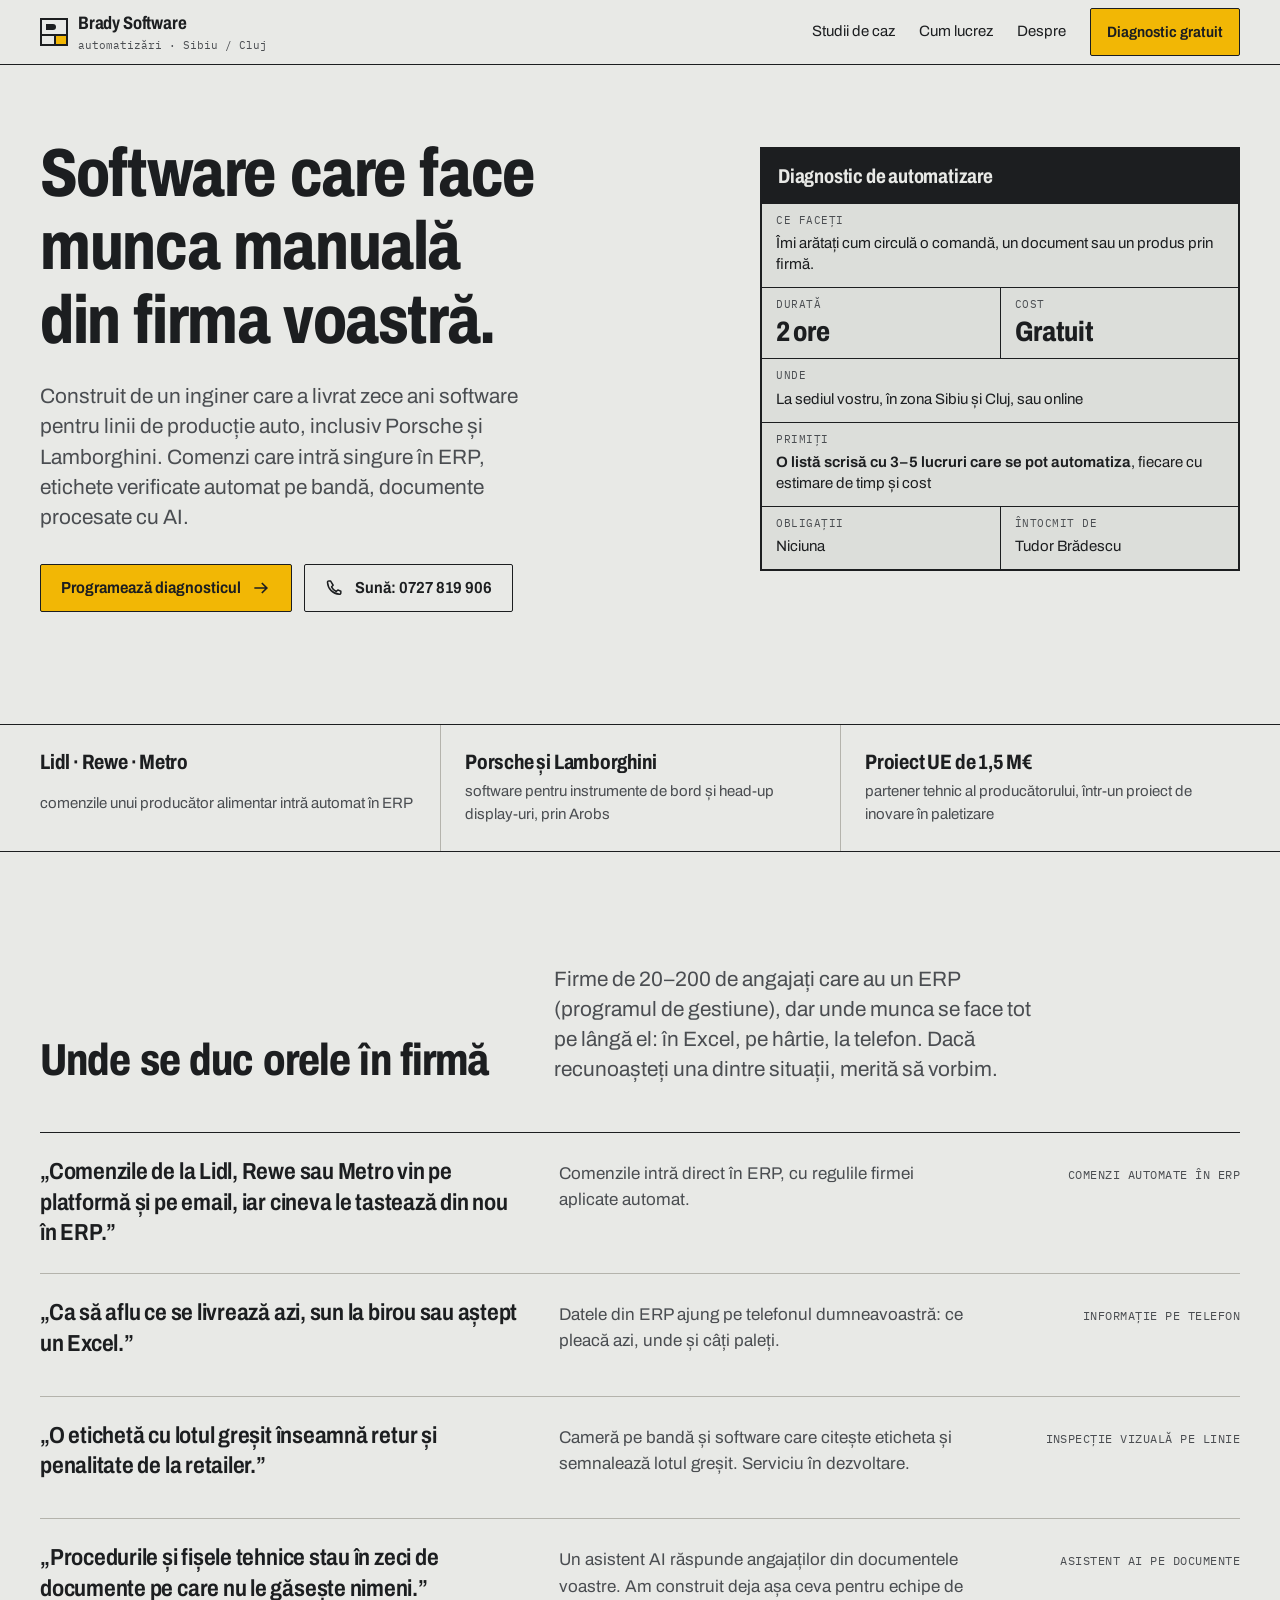
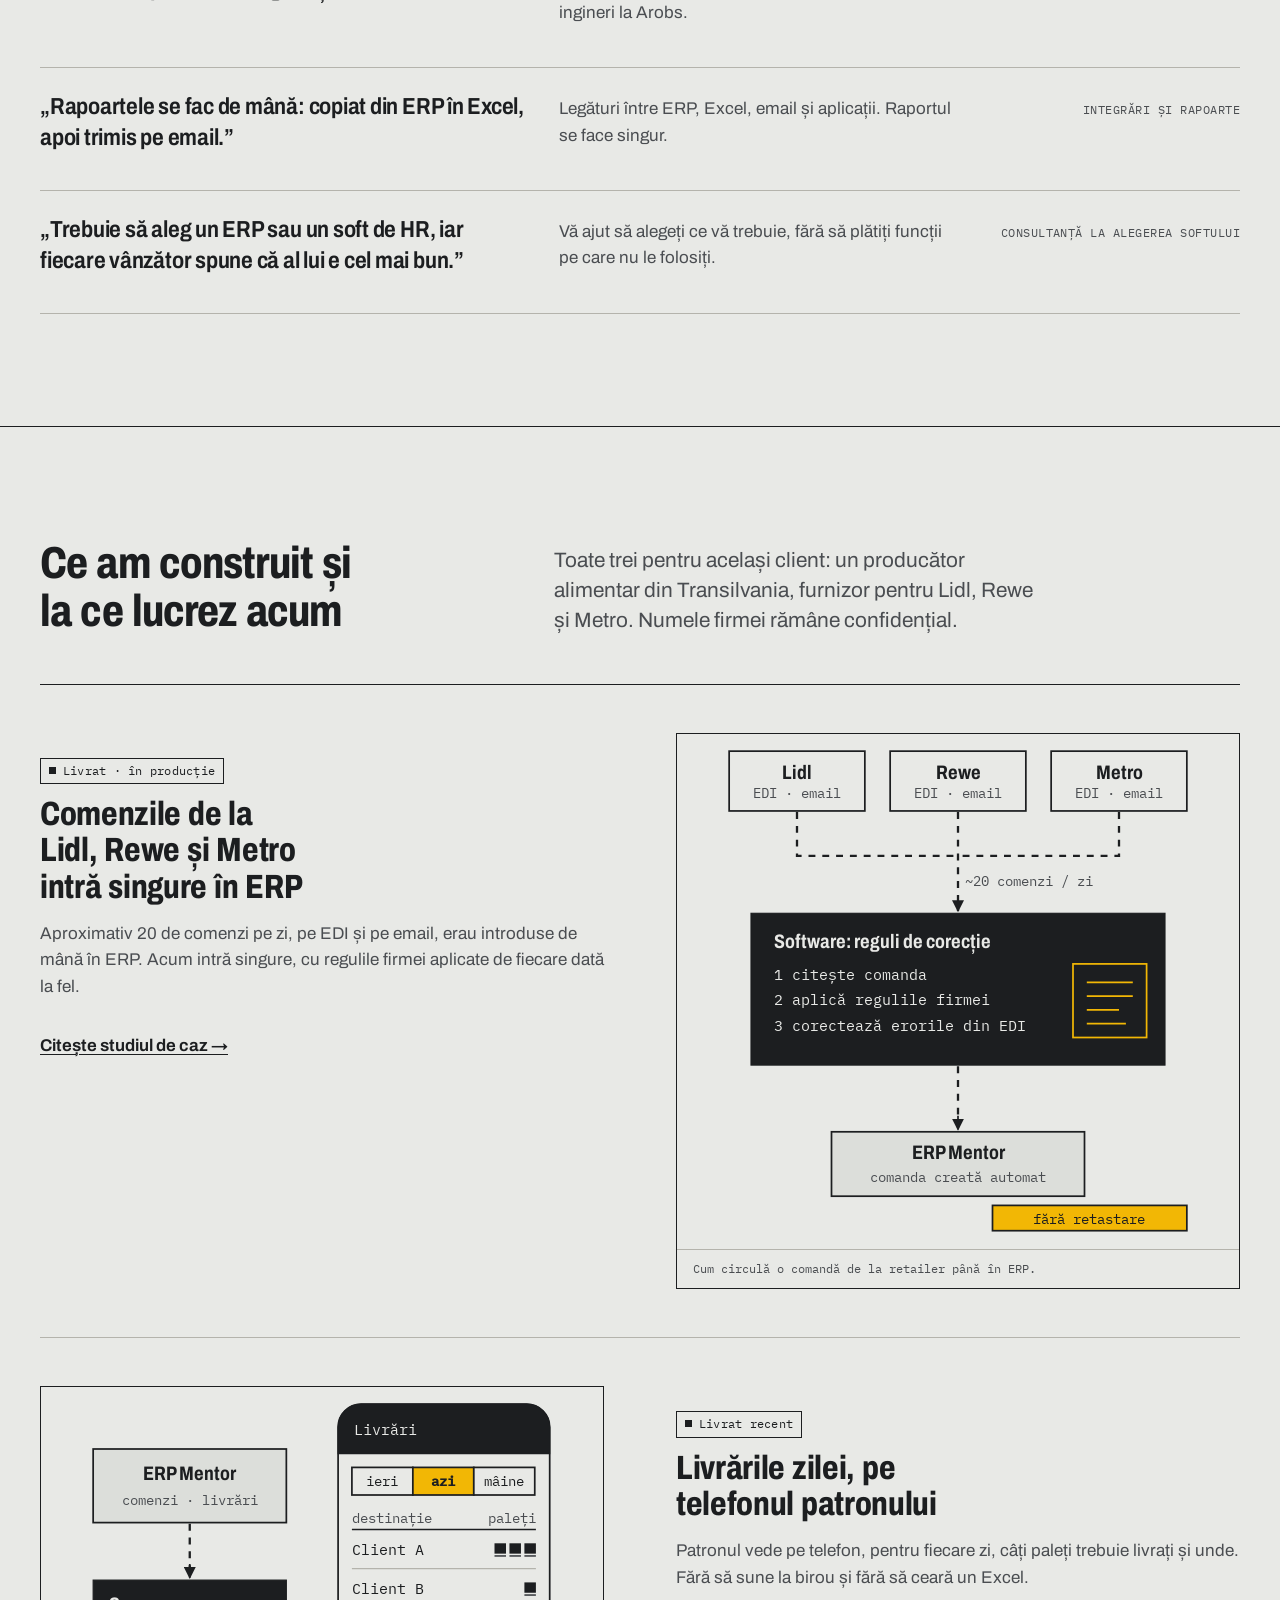
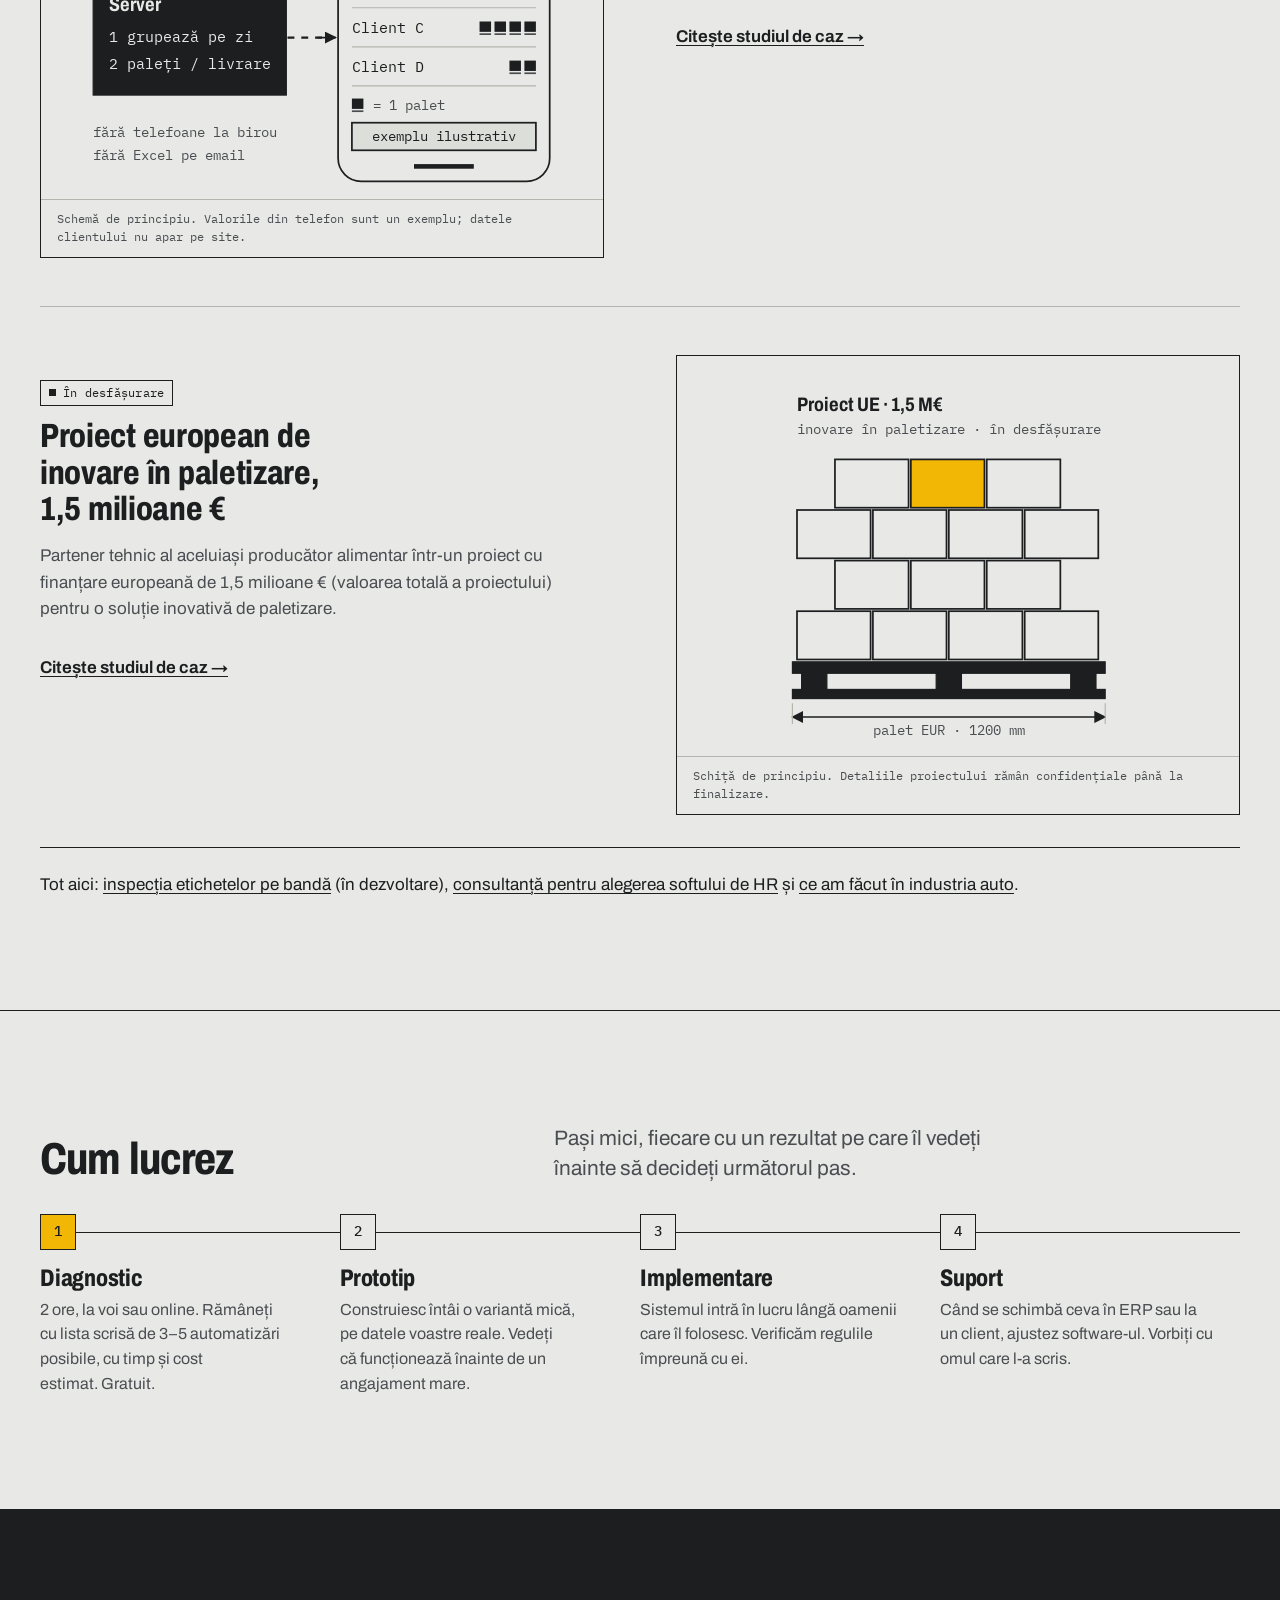
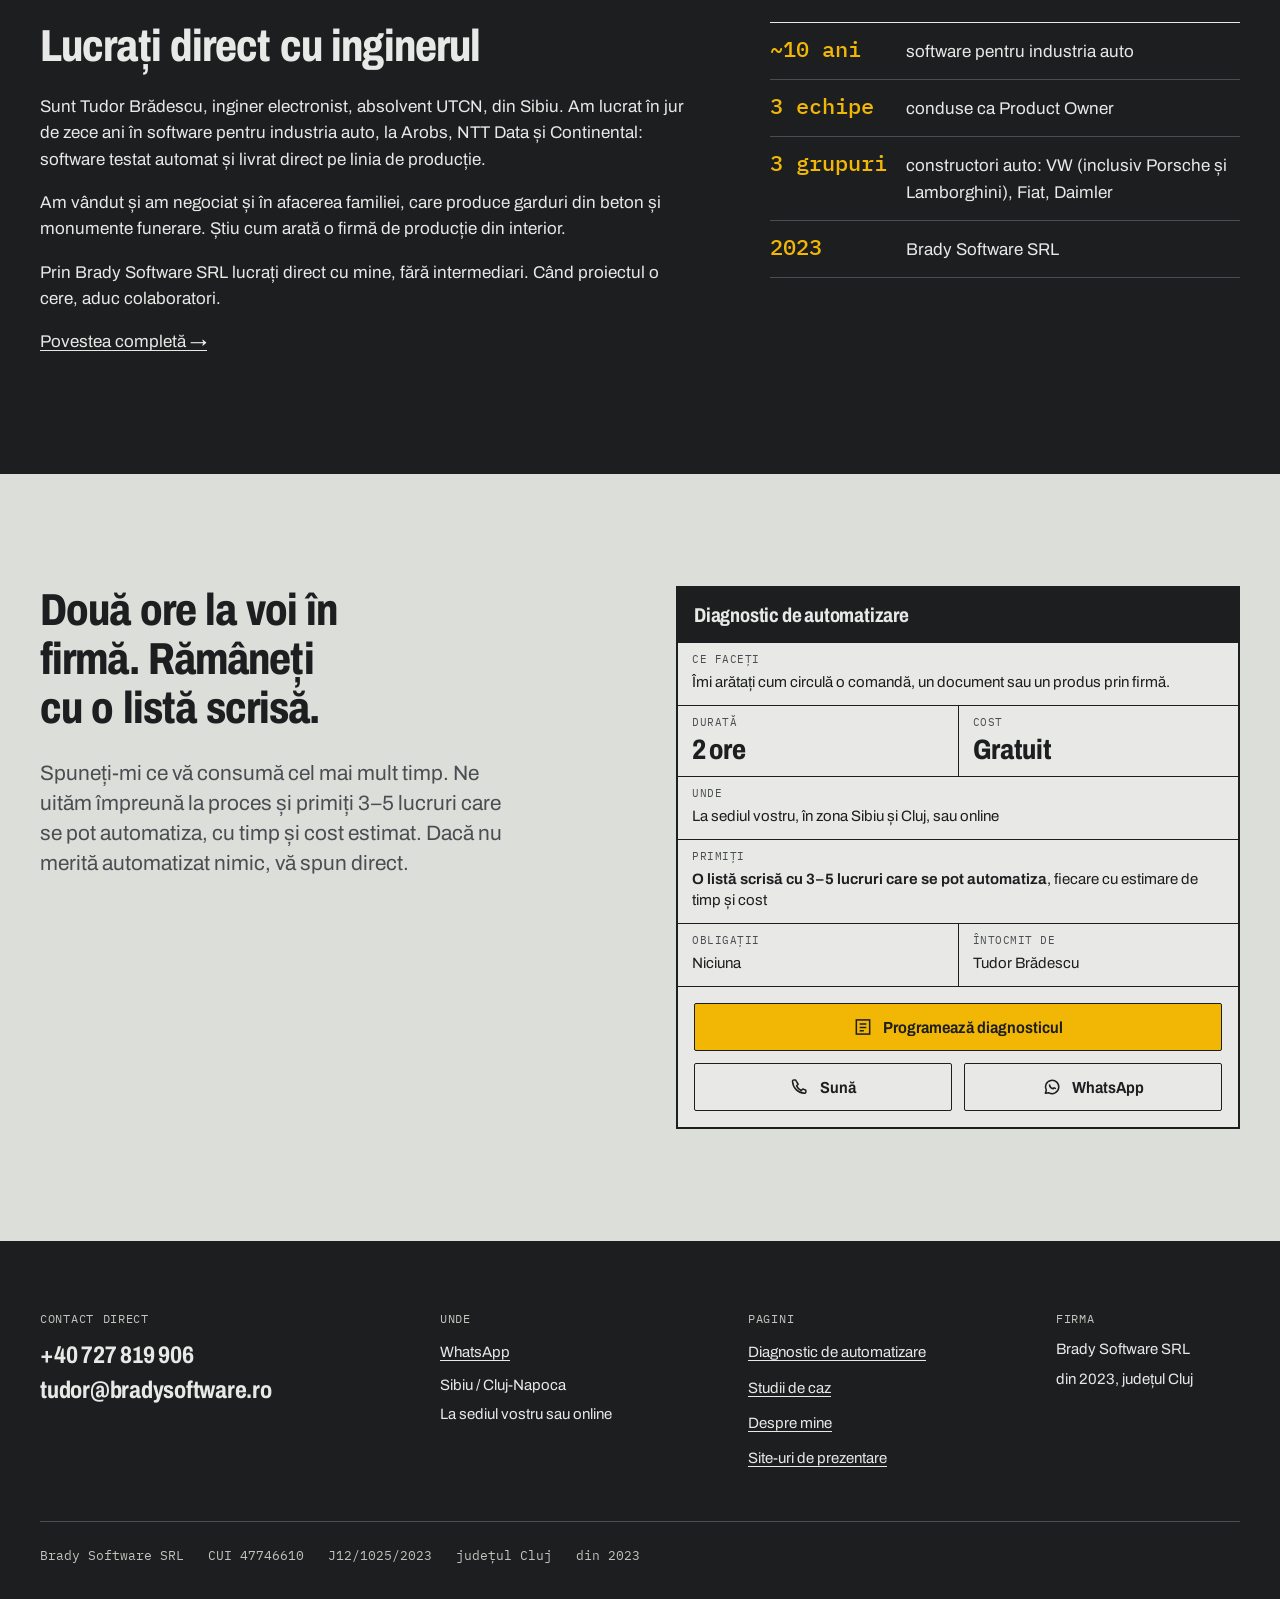
<file: index.html>
<!doctype html>
<html lang="ro">
<head>
<meta charset="utf-8">
<meta name="viewport" content="width=device-width, initial-scale=1">
<title>Automatizări și AI pentru producție și distribuție · Brady Software, Sibiu</title>
<meta name="description" content="Comenzi EDI care intră singure în ERP, inspecție vizuală pe bandă, AI pe documentele firmei. Inginer din industria auto, Sibiu și Cluj. Diagnostic de automatizare gratuit.">
<meta name="google-site-verification" content="6ZUqol2t58WAzZCmuZWz_igj--zonNAEHLZI6_IPWWA">
<meta name="theme-color" content="#E8E9E6">
<link rel="canonical" href="https://bradysoftware.ro/">
<link rel="icon" href="/favicon.svg" type="image/svg+xml">
<link rel="preload" href="/assets/fonts/archivo-ro.woff2" as="font" type="font/woff2" crossorigin>
<link rel="stylesheet" href="/assets/css/site.css">
<meta property="og:type" content="website">
<meta property="og:locale" content="ro_RO">
<meta property="og:site_name" content="Brady Software">
<meta property="og:title" content="Automatizări și AI pentru producție și distribuție · Brady Software, Sibiu">
<meta property="og:description" content="Comenzi EDI care intră singure în ERP, inspecție vizuală pe bandă, AI pe documentele firmei. Inginer din industria auto, Sibiu și Cluj. Diagnostic de automatizare gratuit.">
<meta property="og:url" content="https://bradysoftware.ro/">
<meta property="og:image" content="https://bradysoftware.ro/og-image.jpg">
<meta property="og:image:width" content="1200">
<meta property="og:image:height" content="630">
<meta property="og:image:alt" content="Brady Software: automatizări și AI pentru producție și distribuție. Diagnostic de automatizare gratuit.">
<meta name="twitter:card" content="summary_large_image">
<script type="application/ld+json">
{
 "@context": "https://schema.org",
 "@graph": [
  {
   "@type": "LocalBusiness",
   "@id": "https://bradysoftware.ro/#firma",
   "name": "Brady Software SRL",
   "url": "https://bradysoftware.ro/",
   "image": "https://bradysoftware.ro/og-image.jpg",
   "logo": "https://bradysoftware.ro/favicon.svg",
   "description": "Automatizări și AI pentru producție și distribuție: integrare ERP, comenzi EDI, inspecție vizuală, asistenți AI pe documente.",
   "telephone": "+40727819906",
   "email": "tudor@bradysoftware.ro",
   "foundingDate": "2023",
   "taxID": "47746610",
   "address": {
    "@type": "PostalAddress",
    "addressLocality": "Sibiu",
    "addressRegion": "Sibiu",
    "addressCountry": "RO"
   },
   "areaServed": [
    {
     "@type": "City",
     "name": "Sibiu"
    },
    {
     "@type": "City",
     "name": "Cluj-Napoca"
    },
    {
     "@type": "Country",
     "name": "România"
    }
   ],
   "founder": {
    "@id": "https://bradysoftware.ro/#tudor"
   },
   "knowsAbout": [
    "automatizare procese",
    "integrare ERP",
    "comenzi EDI",
    "inspecție vizuală",
    "AI pentru producție"
   ]
  },
  {
   "@type": "Person",
   "@id": "https://bradysoftware.ro/#tudor",
   "name": "Tudor Brădescu",
   "jobTitle": "Inginer electronist, fondator Brady Software",
   "url": "https://bradysoftware.ro/despre/",
   "email": "tudor@bradysoftware.ro",
   "telephone": "+40727819906",
   "address": {
    "@type": "PostalAddress",
    "addressLocality": "Sibiu",
    "addressCountry": "RO"
   },
   "alumniOf": {
    "@type": "CollegeOrUniversity",
    "name": "Universitatea Tehnică din Cluj-Napoca"
   },
   "worksFor": {
    "@id": "https://bradysoftware.ro/#firma"
   }
  }
 ]
}
</script>
</head>
<body>
<a class="skip" href="#continut">Sari la conținut</a>
<header class="site-head">
  <div class="wrap">
    <a class="brand" href="/" aria-label="Brady Software, pagina principală"><svg viewBox="0 0 28 28" aria-hidden="true"><rect x="1" y="1" width="26" height="26" fill="none" stroke="#1C1E20" stroke-width="2"/><path d="M1 17h26M15 17v10" stroke="#1C1E20" stroke-width="2"/><rect x="16" y="18" width="10" height="8" fill="#F2B705"/><path d="M6 6h7a3 3 0 0 1 0 6H6z" fill="#1C1E20"/></svg><span>Brady Software<small>automatizări · Sibiu / Cluj</small></span></a>
    <nav class="nav" aria-label="Principal">
      <a href="/studii-de-caz/">Studii de caz</a>
      <a href="/#cum-lucrez" class="hide-sm">Cum lucrez</a>
      <a href="/despre/">Despre</a>
      <a class="btn btn-signal" href="/diagnostic/">Diagnostic gratuit</a>
    </nav>
  </div>
</header>
<main id="continut">

<section class="hero">
  <div class="wrap hero-grid">
    <div>
      <h1>Software care face munca manuală din firma voastră.</h1>
      <p class="lead">Construit de un inginer care a livrat zece ani software pentru linii de producție auto, inclusiv Porsche și Lamborghini. Comenzi care intră singure în ERP, etichete verificate automat pe bandă, documente procesate cu AI.</p>
      <div class="btn-row">
        <a class="btn btn-signal" href="/diagnostic/">Programează diagnosticul <svg viewBox="0 0 24 24" aria-hidden="true" fill="none" stroke="currentColor" stroke-width="2"><path d="M4 12h15M13 6l6 6-6 6"/></svg></a>
        <a class="btn btn-line" href="tel:+40727819906"><svg viewBox="0 0 24 24" aria-hidden="true" fill="none" stroke="currentColor" stroke-width="1.8" stroke-linejoin="round"><path d="M6.6 3.5h-2a1.6 1.6 0 0 0-1.6 1.7c.6 8 6.3 13.7 14.3 14.3a1.6 1.6 0 0 0 1.7-1.6v-2l-3.6-1.6-1.9 1.9a11 11 0 0 1-5.6-5.6l1.9-1.9z"/></svg>Sună: 0727 819 906</a>
      </div>
    </div>
    <section class="tblock" aria-label="Fișa diagnosticului de automatizare">
    <div class="tblock-title"><strong>Diagnostic de automatizare</strong></div>
    <dl>
      <div class="c-wide"><dt>Ce faceți</dt><dd>Îmi arătați cum circulă o comandă, un document sau un produs prin firmă.</dd></div>
      <div><dt>Durată</dt><dd class="tb-big">2 ore</dd></div>
      <div><dt>Cost</dt><dd class="tb-big">Gratuit</dd></div>
      <div class="c-wide"><dt>Unde</dt><dd>La sediul vostru, în zona Sibiu și Cluj, sau online</dd></div>
      <div class="c-wide"><dt>Primiți</dt><dd><strong>O listă scrisă cu 3–5 lucruri care se pot automatiza</strong>, fiecare cu estimare de timp și cost</dd></div>
      <div><dt>Obligații</dt><dd>Niciuna</dd></div>
      <div><dt>Întocmit de</dt><dd>Tudor Brădescu</dd></div>
    </dl>
    
  </section>
  </div>
</section>

<section class="proof" aria-label="Pe scurt">
  <div class="wrap">
    <ul>
      <li><b>Lidl · Rewe · Metro</b><span>comenzile unui producător alimentar intră automat în ERP</span></li>
      <li><b>Porsche și Lamborghini</b><span>software pentru instrumente de bord și head-up display-uri, prin Arobs</span></li>
      <li><b>Proiect UE de 1,5 M€</b><span>partener tehnic al producătorului, într-un proiect de inovare în paletizare</span></li>
    </ul>
  </div>
</section>

<section class="section" aria-labelledby="probleme-h" style="border-top:0">
  <div class="wrap">
    <div class="section-head">
      <h2 id="probleme-h">Unde se duc orele în firmă</h2>
      <p class="lead">Firme de 20–200 de angajați care au un ERP (programul de gestiune), dar unde munca se face tot pe lângă el: în Excel, pe hârtie, la telefon. Dacă recunoașteți una dintre situații, merită să vorbim.</p>
    </div>
    <ul class="problems">
      <li><q>Comenzile de la Lidl, Rewe sau Metro vin pe platformă și pe email, iar cineva le tastează din nou în ERP.</q><p>Comenzile intră direct în ERP, cu regulile firmei aplicate automat.</p><span class="tag">Comenzi automate în ERP</span></li>
      <li><q>Ca să aflu ce se livrează azi, sun la birou sau aștept un Excel.</q><p>Datele din ERP ajung pe telefonul dumneavoastră: ce pleacă azi, unde și câți paleți.</p><span class="tag">Informație pe telefon</span></li>
      <li><q>O etichetă cu lotul greșit înseamnă retur și penalitate de la retailer.</q><p>Cameră pe bandă și software care citește eticheta și semnalează lotul greșit. Serviciu în dezvoltare.</p><span class="tag">Inspecție vizuală pe linie</span></li>
      <li><q>Procedurile și fișele tehnice stau în zeci de documente pe care nu le găsește nimeni.</q><p>Un asistent AI răspunde angajaților din documentele voastre. Am construit deja așa ceva pentru echipe de ingineri la Arobs.</p><span class="tag">Asistent AI pe documente</span></li>
      <li><q>Rapoartele se fac de mână: copiat din ERP în Excel, apoi trimis pe email.</q><p>Legături între ERP, Excel, email și aplicații. Raportul se face singur.</p><span class="tag">Integrări și rapoarte</span></li>
      <li><q>Trebuie să aleg un ERP sau un soft de HR, iar fiecare vânzător spune că al lui e cel mai bun.</q><p>Vă ajut să alegeți ce vă trebuie, fără să plătiți funcții pe care nu le folosiți.</p><span class="tag">Consultanță la alegerea softului</span></li>
    </ul>
  </div>
</section>

<section class="section" id="studii" aria-labelledby="studii-h">
  <div class="wrap">
    <div class="section-head">
      <h2 id="studii-h">Ce am construit și la ce lucrez acum</h2>
      <p class="lead">Toate trei pentru același client: un producător alimentar din Transilvania, furnizor pentru Lidl, Rewe și Metro. Numele firmei rămâne confidențial.</p>
    </div>
    <div class="cases">
      
<article class="case">
  <div class="case-body">
    <span class="status live">Livrat · în producție</span>
    <h3><a href="/studii-de-caz/comenzi-lidl-rewe-metro-erp/">Comenzile de la Lidl, Rewe și Metro intră singure în ERP</a></h3>
    <p style="margin-top:16px">Aproximativ 20 de comenzi pe zi, pe EDI și pe email, erau introduse de mână în ERP. Acum intră singure, cu regulile firmei aplicate de fiecare dată la fel.</p>
    <a class="more" href="/studii-de-caz/comenzi-lidl-rewe-metro-erp/">Citește studiul de caz<span class="sr"> „Comenzile de la Lidl, Rewe și Metro intră singure în ERP”</span> →</a>
  </div>
  <figure class="fig case-fig"><svg class="dg" viewBox="0 0 400 420" role="img" aria-labelledby="t-hcom">
  <title id="t-hcom">Schema fluxului: comenzile de la Lidl, Rewe și Metro vin pe EDI sau email, trec prin regulile de corecție ale firmei și sunt create direct în ERP-ul Mentor.</title>
  <defs>
  <marker id="ah-hcom" viewBox="0 0 10 10" refX="9" refY="5" markerWidth="7" markerHeight="7" orient="auto-start-reverse"><path d="M0 0L10 5L0 10z" class="arrow"/></marker>
  <pattern id="hz-hcom" width="12" height="12" patternUnits="userSpaceOnUse" patternTransform="rotate(45)"><rect width="12" height="12" fill="#F2B705"/><rect width="6" height="12" fill="#1C1E20"/></pattern>
</defs>
  <rect class="box" x="1" y="1" width="118" height="52"/><text class="t-lg" x="60" y="25" text-anchor="middle">Lidl</text><text class="t-sm" x="60" y="42" text-anchor="middle">EDI · email</text>
  <rect class="box" x="141" y="1" width="118" height="52"/><text class="t-lg" x="200" y="25" text-anchor="middle">Rewe</text><text class="t-sm" x="200" y="42" text-anchor="middle">EDI · email</text>
  <rect class="box" x="281" y="1" width="118" height="52"/><text class="t-lg" x="340" y="25" text-anchor="middle">Metro</text><text class="t-sm" x="340" y="42" text-anchor="middle">EDI · email</text>
  <path class="flow live" d="M60 54V92H200M340 54V92H200M200 54V140"/>
  <text class="t-sm" x="206" y="118">~20 comenzi / zi</text>
  <path class="wire" d="M200 128V140" marker-end="url(#ah-hcom)"/>
  <rect class="box-ink" x="20" y="142" width="360" height="132"/>
  <text class="t-lg t-inv" x="40" y="172">Software: reguli de corecție</text>
  <text class="t-inv" x="40" y="200">1  citește comanda</text>
  <text class="t-inv" x="40" y="222">2  aplică regulile firmei</text>
  <text class="t-inv" x="40" y="244">3  corectează erorile din EDI</text>
  <rect x="300" y="186" width="64" height="64" fill="none" stroke="#F2B705" stroke-width="1.5"/>
  <path d="M312 202h40M312 214h40M312 226h28M312 238h34" stroke="#F2B705" stroke-width="1.5"/>
  <path class="flow live" d="M200 275V330"/>
  <path class="wire" d="M200 318V330" marker-end="url(#ah-hcom)"/>
  <rect class="box-2" x="90" y="332" width="220" height="56"/>
  <text class="t-lg" x="200" y="356" text-anchor="middle">ERP Mentor</text>
  <text class="t-sm" x="200" y="376" text-anchor="middle">comanda creată automat</text>
  <rect class="box-sig" x="230" y="396" width="169" height="22"/>
  <text x="314" y="412" text-anchor="middle" class="t-sm" style="fill:#1C1E20">fără retastare</text>
</svg><figcaption>Cum circulă o comandă de la retailer până în ERP.</figcaption></figure>
</article>
      
<article class="case flip">
  <div class="case-body">
    <span class="status live">Livrat recent</span>
    <h3><a href="/studii-de-caz/livrari-pe-telefonul-patronului/">Livrările zilei, pe telefonul patronului</a></h3>
    <p style="margin-top:16px">Patronul vede pe telefon, pentru fiecare zi, câți paleți trebuie livrați și unde. Fără să sune la birou și fără să ceară un Excel.</p>
    <a class="more" href="/studii-de-caz/livrari-pe-telefonul-patronului/">Citește studiul de caz<span class="sr"> „Livrările zilei, pe telefonul patronului”</span> →</a>
  </div>
  <figure class="fig case-fig"><svg class="dg" viewBox="0 0 400 330" role="img" aria-labelledby="t-hliv">
  <title id="t-hliv">Schemă: comenzile și livrările sunt deja în ERP-ul Mentor; serverul le grupează pe zile și calculează paleții pentru fiecare livrare; patronul vede rezultatul pe telefon, zi cu zi. Valorile din telefon sunt ilustrative.</title>
  <defs>
  <marker id="ah-hliv" viewBox="0 0 10 10" refX="9" refY="5" markerWidth="7" markerHeight="7" orient="auto-start-reverse"><path d="M0 0L10 5L0 10z" class="arrow"/></marker>
  <pattern id="hz-hliv" width="12" height="12" patternUnits="userSpaceOnUse" patternTransform="rotate(45)"><rect width="12" height="12" fill="#F2B705"/><rect width="6" height="12" fill="#1C1E20"/></pattern>
</defs>
  <rect class="box-2" x="1" y="40" width="168" height="64"/>
  <text class="t-lg" x="85" y="67" text-anchor="middle">ERP Mentor</text>
  <text class="t-sm" x="85" y="89" text-anchor="middle">comenzi · livrări</text>
  <path class="flow" d="M85 105V150"/>
  <path class="wire" d="M85 140V152" marker-end="url(#ah-hliv)"/>
  <rect class="box-ink" x="1" y="154" width="168" height="100"/>
  <text class="t-lg t-inv" x="15" y="181">Server</text>
  <text class="t-inv" x="15" y="208">1 grupează pe zi</text>
  <text class="t-inv" x="15" y="231">2 paleți / livrare</text>
  <path class="flow" d="M170 204H200"/>
  <path class="wire" d="M196 204H212" marker-end="url(#ah-hliv)"/>
  <text class="t-sm" x="1" y="290">fără telefoane la birou</text>
  <text class="t-sm" x="1" y="310">fără Excel pe email</text>
  <rect class="box" x="214" y="1" width="184" height="328" rx="20"/>
  <path class="box-ink" d="M214 21a20 20 0 0 1 20-20h144a20 20 0 0 1 20 20v23H214z"/>
  <text class="t-inv" x="228" y="28">Livrări</text>
  <rect class="box" x="226" y="56" width="53" height="24"/><text x="252.5" y="72" text-anchor="middle" style="font-size:12px">ieri</text>
  <rect class="box-sig" x="279" y="56" width="53" height="24"/><text x="305.5" y="72" text-anchor="middle" style="font-size:12px;font-weight:600">azi</text>
  <rect class="box" x="332" y="56" width="53" height="24"/><text x="358.5" y="72" text-anchor="middle" style="font-size:12px">mâine</text>
  <text class="t-sm" x="226" y="104">destinație</text><text class="t-sm" x="386" y="104" text-anchor="end">paleți</text>
  <path class="wire" d="M226 110H386"/>
  <text x="226" y="132">Client A</text><rect x="376" y="122" width="10" height="9" fill="#1C1E20"/><path d="M376 133h10" stroke="#4A4D51" stroke-width="1.5"/><rect x="363" y="122" width="10" height="9" fill="#1C1E20"/><path d="M363 133h10" stroke="#4A4D51" stroke-width="1.5"/><rect x="350" y="122" width="10" height="9" fill="#1C1E20"/><path d="M350 133h10" stroke="#4A4D51" stroke-width="1.5"/><path class="thin" d="M226 144H386"/><text x="226" y="166">Client B</text><rect x="376" y="156" width="10" height="9" fill="#1C1E20"/><path d="M376 167h10" stroke="#4A4D51" stroke-width="1.5"/><path class="thin" d="M226 178H386"/><text x="226" y="200">Client C</text><rect x="376" y="190" width="10" height="9" fill="#1C1E20"/><path d="M376 201h10" stroke="#4A4D51" stroke-width="1.5"/><rect x="363" y="190" width="10" height="9" fill="#1C1E20"/><path d="M363 201h10" stroke="#4A4D51" stroke-width="1.5"/><rect x="350" y="190" width="10" height="9" fill="#1C1E20"/><path d="M350 201h10" stroke="#4A4D51" stroke-width="1.5"/><rect x="337" y="190" width="10" height="9" fill="#1C1E20"/><path d="M337 201h10" stroke="#4A4D51" stroke-width="1.5"/><path class="thin" d="M226 212H386"/><text x="226" y="234">Client D</text><rect x="376" y="224" width="10" height="9" fill="#1C1E20"/><path d="M376 235h10" stroke="#4A4D51" stroke-width="1.5"/><rect x="363" y="224" width="10" height="9" fill="#1C1E20"/><path d="M363 235h10" stroke="#4A4D51" stroke-width="1.5"/><path class="thin" d="M226 246H386"/>
  <rect x="226" y="257" width="10" height="9" fill="#1C1E20"/><path d="M226 268h10" stroke="#4A4D51" stroke-width="1.5"/>
  <text class="t-sm" x="244" y="267">= 1 palet</text>
  <rect class="box-2" x="226" y="278" width="160" height="24"/>
  <text x="306" y="294" text-anchor="middle" style="font-size:12px">exemplu ilustrativ</text>
  <rect x="280" y="314" width="52" height="4" fill="#1C1E20"/>
</svg><figcaption>Schemă de principiu. Valorile din telefon sunt un exemplu; datele clientului nu apar pe site.</figcaption></figure>
</article>
      
<article class="case">
  <div class="case-body">
    <span class="status live">În desfășurare</span>
    <h3><a href="/studii-de-caz/proiect-european-paletizare/">Proiect european de inovare în paletizare, 1,5 milioane €</a></h3>
    <p style="margin-top:16px">Partener tehnic al aceluiași producător alimentar într-un proiect cu finanțare europeană de 1,5 milioane € (valoarea totală a proiectului) pentru o soluție inovativă de paletizare.</p>
    <a class="more" href="/studii-de-caz/proiect-european-paletizare/">Citește studiul de caz<span class="sr"> „Proiect european de inovare în paletizare, 1,5 milioane €”</span> →</a>
  </div>
  <figure class="fig case-fig"><svg class="dg" viewBox="0 0 400 320" role="img" aria-labelledby="t-hpro">
  <title id="t-hpro">Desen schematic al unui palet cu baxuri așezate în straturi, cu cote, pentru proiectul european de inovare în paletizare.</title>
  <defs>
  <marker id="ah-hpro" viewBox="0 0 10 10" refX="9" refY="5" markerWidth="7" markerHeight="7" orient="auto-start-reverse"><path d="M0 0L10 5L0 10z" class="arrow"/></marker>
  <pattern id="hz-hpro" width="12" height="12" patternUnits="userSpaceOnUse" patternTransform="rotate(45)"><rect width="12" height="12" fill="#F2B705"/><rect width="6" height="12" fill="#1C1E20"/></pattern>
</defs>
  <rect class="box" x="60" y="208" width="64" height="42"/><rect class="box" x="126" y="208" width="64" height="42"/><rect class="box" x="192" y="208" width="64" height="42"/><rect class="box" x="258" y="208" width="64" height="42"/><rect class="box" x="93" y="164" width="64" height="42"/><rect class="box" x="159" y="164" width="64" height="42"/><rect class="box" x="225" y="164" width="64" height="42"/><rect class="box" x="60" y="120" width="64" height="42"/><rect class="box" x="126" y="120" width="64" height="42"/><rect class="box" x="192" y="120" width="64" height="42"/><rect class="box" x="258" y="120" width="64" height="42"/><rect class="box" x="93" y="76" width="64" height="42"/><rect class="box-sig" x="159" y="76" width="64" height="42"/><rect class="box" x="225" y="76" width="64" height="42"/>
  <rect class="box-ink" x="56" y="252" width="272" height="10"/>
  <rect class="box-ink" x="64" y="262" width="22" height="14"/><rect class="box-ink" x="181" y="262" width="22" height="14"/><rect class="box-ink" x="298" y="262" width="22" height="14"/>
  <rect class="box-ink" x="56" y="276" width="272" height="8"/>
  <path class="wire" d="M56 300H328" marker-start="url(#ah-hpro)" marker-end="url(#ah-hpro)"/>
  <path class="thin" d="M56 288v18M328 288v18"/>
  <text class="t-sm" x="192" y="316" text-anchor="middle">palet EUR · 1200 mm</text>
  <text class="t-lg" x="60" y="34">Proiect UE · 1,5 M€</text>
  <text class="t-sm" x="60" y="54">inovare în paletizare · în desfășurare</text>
</svg><figcaption>Schiță de principiu. Detaliile proiectului rămân confidențiale până la finalizare.</figcaption></figure>
</article>
    </div>
    <p class="more-cases">Tot aici: <a href="/studii-de-caz/inspectie-etichete-banda/">inspecția etichetelor pe bandă</a> (în dezvoltare), <a href="/studii-de-caz/consultanta-soft-hr/">consultanță pentru alegerea softului de HR</a> și <a href="/studii-de-caz/industria-auto/">ce am făcut în industria auto</a>.</p>
  </div>
</section>

<section class="section" id="cum-lucrez" aria-labelledby="cum-h">
  <div class="wrap">
    <div class="section-head">
      <h2 id="cum-h">Cum lucrez</h2>
      <p class="lead">Pași mici, fiecare cu un rezultat pe care îl vedeți înainte să decideți următorul pas.</p>
    </div>
    <ol class="steps">
      <li><h3>Diagnostic</h3><p>2 ore, la voi sau online. Rămâneți cu lista scrisă de 3–5 automatizări posibile, cu timp și cost estimat. Gratuit.</p></li>
      <li><h3>Prototip</h3><p>Construiesc întâi o variantă mică, pe datele voastre reale. Vedeți că funcționează înainte de un angajament mare.</p></li>
      <li><h3>Implementare</h3><p>Sistemul intră în lucru lângă oamenii care îl folosesc. Verificăm regulile împreună cu ei.</p></li>
      <li><h3>Suport</h3><p>Când se schimbă ceva în ERP sau la un client, ajustez software-ul. Vorbiți cu omul care l-a scris.</p></li>
    </ol>
  </div>
</section>

<section class="section dark" aria-labelledby="cine-h">
  <div class="wrap who">
    <div>
      <h2 id="cine-h">Lucrați direct cu inginerul</h2>
      <p>Sunt Tudor Brădescu, inginer electronist, absolvent UTCN, din Sibiu. Am lucrat în jur de zece ani în software pentru industria auto, la Arobs, NTT Data și Continental: software testat automat și livrat direct pe linia de producție.</p>
      <p>Am vândut și am negociat și în afacerea familiei, care produce garduri din beton și monumente funerare. Știu cum arată o firmă de producție din interior.</p>
      <p>Prin Brady Software SRL lucrați direct cu mine, fără intermediari. Când proiectul o cere, aduc colaboratori.</p>
      <p><a href="/despre/">Povestea completă →</a></p>
    </div>
    <dl class="facts">
      <div><dt>~10 ani</dt><dd>software pentru industria auto</dd></div>
      <div><dt>3 echipe</dt><dd>conduse ca Product Owner</dd></div>
      <div><dt>3 grupuri</dt><dd>constructori auto: VW (inclusiv Porsche și Lamborghini), Fiat, Daimler</dd></div>
      <div><dt>2023</dt><dd>Brady Software SRL</dd></div>
    </dl>
  </div>
</section>
<section class="section cta-final" aria-labelledby="cta-final-h">
  <div class="wrap grid">
    <div>
      <h2 id="cta-final-h">Două ore la voi în firmă. Rămâneți cu o listă scrisă.</h2>
      <p class="lead">Spuneți-mi ce vă consumă cel mai mult timp. Ne uităm împreună la proces și primiți 3–5 lucruri care se pot automatiza, cu timp și cost estimat. Dacă nu merită automatizat nimic, vă spun direct.</p>
    </div>
    <section class="tblock" aria-label="Fișa diagnosticului de automatizare">
    <div class="tblock-title"><strong>Diagnostic de automatizare</strong></div>
    <dl>
      <div class="c-wide"><dt>Ce faceți</dt><dd>Îmi arătați cum circulă o comandă, un document sau un produs prin firmă.</dd></div>
      <div><dt>Durată</dt><dd class="tb-big">2 ore</dd></div>
      <div><dt>Cost</dt><dd class="tb-big">Gratuit</dd></div>
      <div class="c-wide"><dt>Unde</dt><dd>La sediul vostru, în zona Sibiu și Cluj, sau online</dd></div>
      <div class="c-wide"><dt>Primiți</dt><dd><strong>O listă scrisă cu 3–5 lucruri care se pot automatiza</strong>, fiecare cu estimare de timp și cost</dd></div>
      <div><dt>Obligații</dt><dd>Niciuna</dd></div>
      <div><dt>Întocmit de</dt><dd>Tudor Brădescu</dd></div>
    </dl>
    <div class="tblock-foot"><div class="btn-row">
        <a class="btn btn-signal" href="/diagnostic/"><svg viewBox="0 0 24 24" aria-hidden="true" fill="none" stroke="currentColor" stroke-width="1.8"><rect x="4" y="3.5" width="16" height="17"/><path d="M8 8.5h8M8 12.5h8M8 16.5h5"/></svg>Programează diagnosticul</a>
        <a class="btn btn-line" href="tel:+40727819906"><svg viewBox="0 0 24 24" aria-hidden="true" fill="none" stroke="currentColor" stroke-width="1.8" stroke-linejoin="round"><path d="M6.6 3.5h-2a1.6 1.6 0 0 0-1.6 1.7c.6 8 6.3 13.7 14.3 14.3a1.6 1.6 0 0 0 1.7-1.6v-2l-3.6-1.6-1.9 1.9a11 11 0 0 1-5.6-5.6l1.9-1.9z"/></svg>Sună</a>
        <a class="btn btn-line" href="https://wa.me/40727819906?text=Bun%C4%83%20ziua%2C%20a%C8%99%20vrea%20un%20Diagnostic%20de%20automatizare."><svg viewBox="0 0 24 24" aria-hidden="true" fill="none" stroke="currentColor" stroke-width="1.8" stroke-linejoin="round"><path d="M4 19.5l1.2-3.6A8 8 0 1 1 8.4 19z"/><path d="M9 9.5c.3 2.4 2.1 4.2 4.5 4.6l1-1.1 1.6.7" stroke-linecap="round"/></svg>WhatsApp</a>
      </div></div>
  </section>
  </div>
</section>
</main>
<footer class="site-foot dark">
  <div class="wrap">
    <div class="foot-grid">
      <div class="foot-big">
        <h2>Contact direct</h2>
        <a href="tel:+40727819906">+40 727 819 906</a>
        <a href="mailto:tudor@bradysoftware.ro">tudor@bradysoftware.ro</a>
      </div>
      <div>
        <h2>Unde</h2>
        <ul>
          <li><a href="https://wa.me/40727819906?text=Bun%C4%83%20ziua%2C%20a%C8%99%20vrea%20un%20Diagnostic%20de%20automatizare.">WhatsApp</a></li>
          <li>Sibiu / Cluj-Napoca</li>
          <li>La sediul vostru sau online</li>
        </ul>
      </div>
      <div>
        <h2>Pagini</h2>
        <ul>
          <li><a href="/diagnostic/">Diagnostic de automatizare</a></li>
          <li><a href="/studii-de-caz/">Studii de caz</a></li>
          <li><a href="/despre/">Despre mine</a></li>
          <li><a href="/site-uri/">Site-uri de prezentare</a></li>
        </ul>
      </div>
      <div>
        <h2>Firma</h2>
        <ul>
          <li>Brady Software SRL</li>
          <li>din 2023, județul Cluj</li>
        </ul>
      </div>
    </div>
    <p class="foot-legal"><span>Brady Software SRL</span><span>CUI 47746610</span><span>J12/1025/2023</span><span>județul Cluj</span><span>din 2023</span></p>
  </div>
</footer>
<script src="/assets/js/site.js" defer></script>
</body>
</html>
</file>
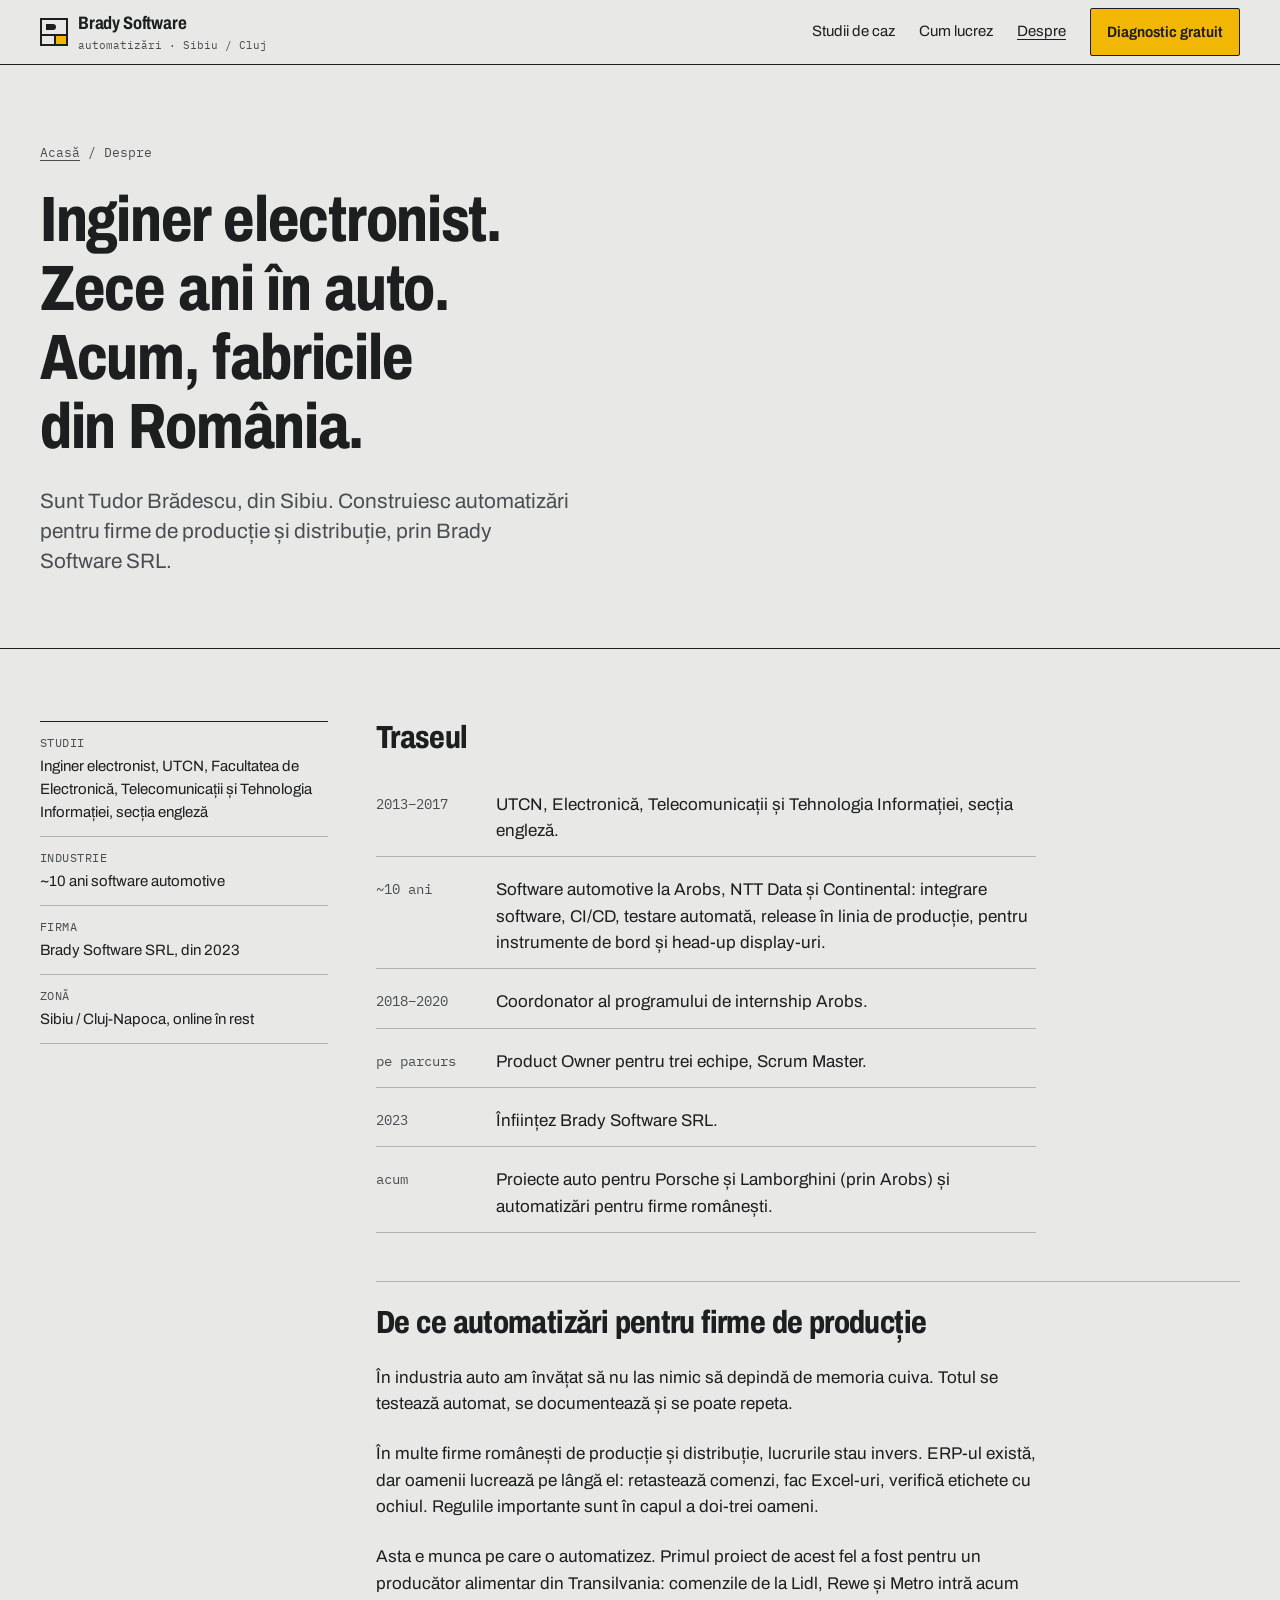
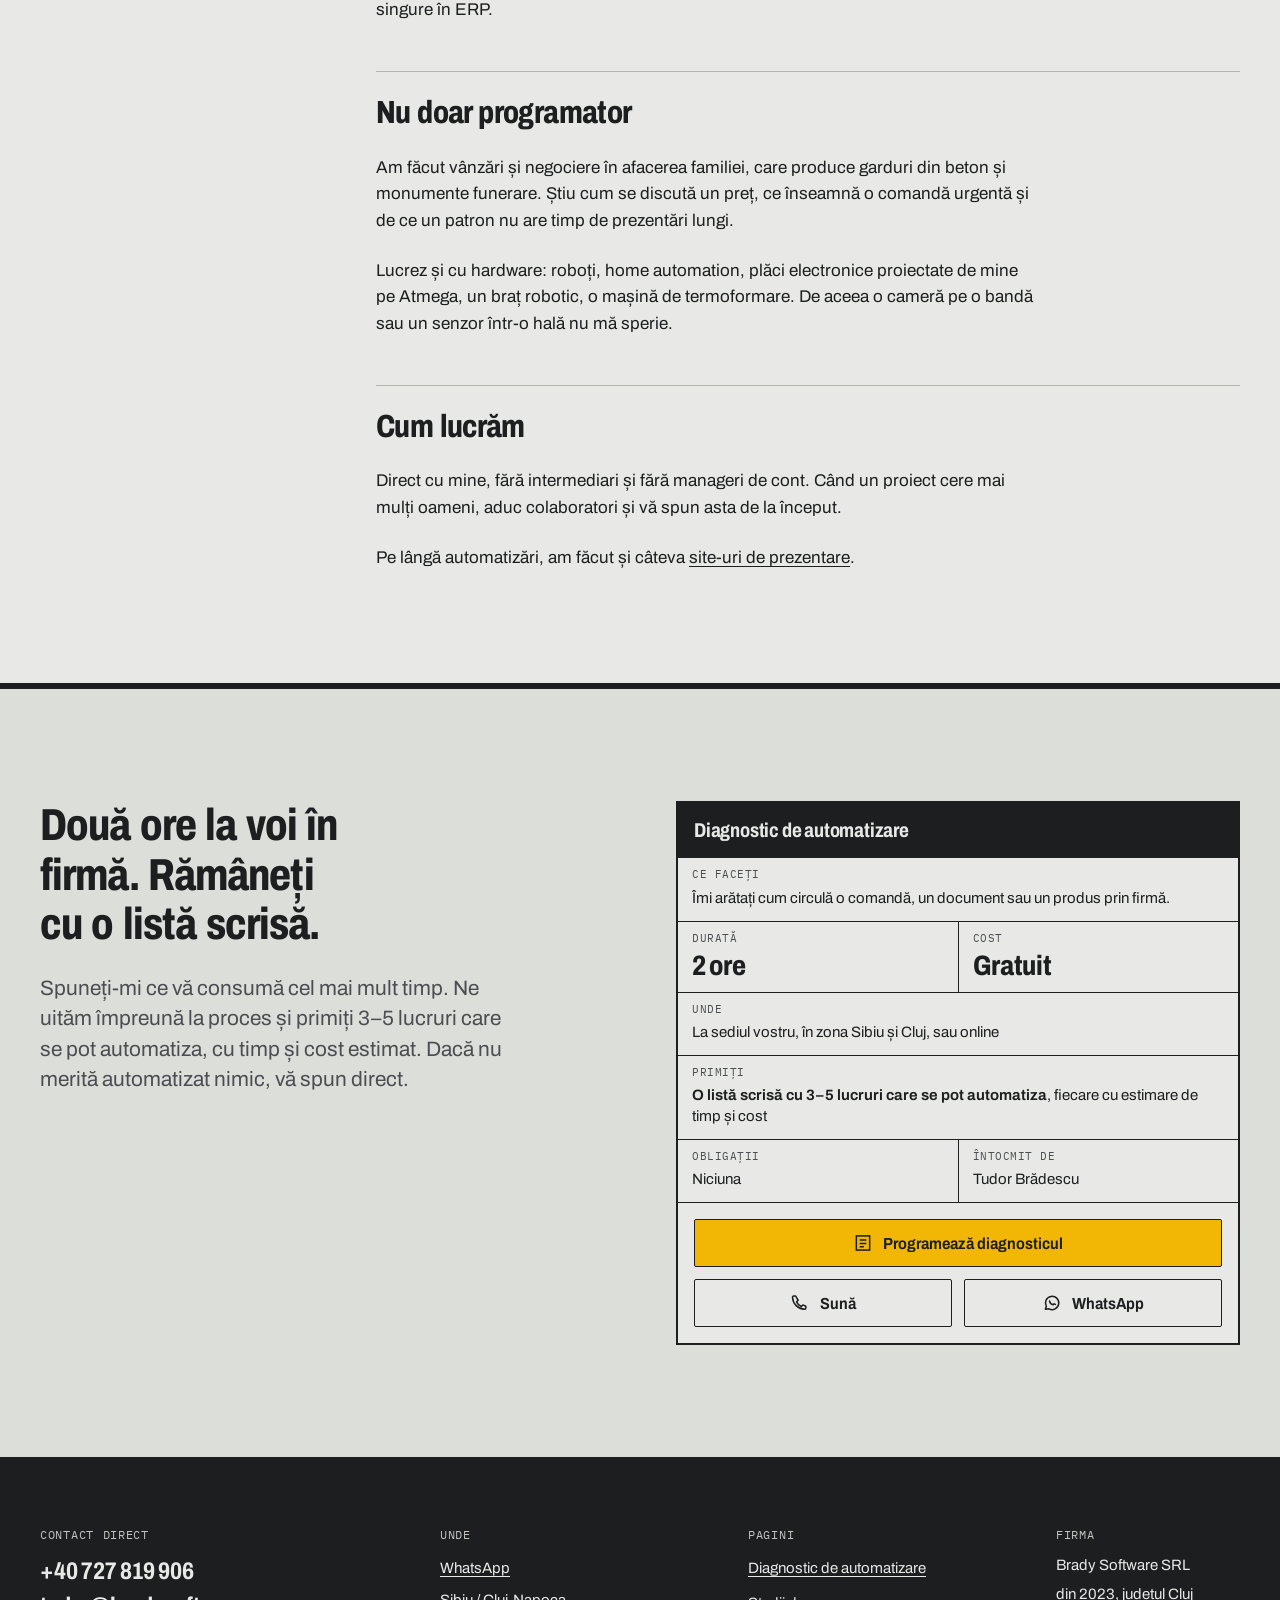
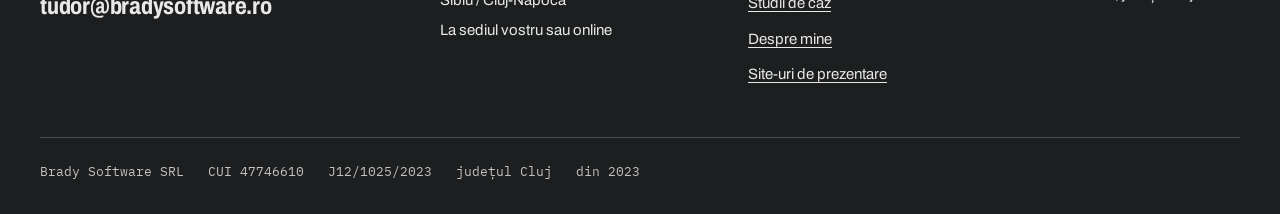
<file: despre/index.html>
<!doctype html>
<html lang="ro">
<head>
<meta charset="utf-8">
<meta name="viewport" content="width=device-width, initial-scale=1">
<title>Despre Tudor Brădescu · inginer electronist, Brady Software</title>
<meta name="description" content="Tudor Brădescu: inginer electronist (UTCN), ~10 ani software automotive pentru Porsche, Lamborghini, VAG, Fiat, Daimler. Automatizări pentru firme de producție din Sibiu și Cluj.">
<meta name="google-site-verification" content="6ZUqol2t58WAzZCmuZWz_igj--zonNAEHLZI6_IPWWA">
<meta name="theme-color" content="#E8E9E6">
<link rel="canonical" href="https://bradysoftware.ro/despre/">
<link rel="icon" href="/favicon.svg" type="image/svg+xml">
<link rel="preload" href="/assets/fonts/archivo-ro.woff2" as="font" type="font/woff2" crossorigin>
<link rel="stylesheet" href="/assets/css/site.css">
<meta property="og:type" content="website">
<meta property="og:locale" content="ro_RO">
<meta property="og:site_name" content="Brady Software">
<meta property="og:title" content="Despre Tudor Brădescu · inginer electronist, Brady Software">
<meta property="og:description" content="Tudor Brădescu: inginer electronist (UTCN), ~10 ani software automotive pentru Porsche, Lamborghini, VAG, Fiat, Daimler. Automatizări pentru firme de producție din Sibiu și Cluj.">
<meta property="og:url" content="https://bradysoftware.ro/despre/">
<meta property="og:image" content="https://bradysoftware.ro/og-image.jpg">
<meta property="og:image:width" content="1200">
<meta property="og:image:height" content="630">
<meta property="og:image:alt" content="Brady Software: automatizări și AI pentru producție și distribuție. Diagnostic de automatizare gratuit.">
<meta name="twitter:card" content="summary_large_image">
</head>
<body>
<a class="skip" href="#continut">Sari la conținut</a>
<header class="site-head">
  <div class="wrap">
    <a class="brand" href="/" aria-label="Brady Software, pagina principală"><svg viewBox="0 0 28 28" aria-hidden="true"><rect x="1" y="1" width="26" height="26" fill="none" stroke="#1C1E20" stroke-width="2"/><path d="M1 17h26M15 17v10" stroke="#1C1E20" stroke-width="2"/><rect x="16" y="18" width="10" height="8" fill="#F2B705"/><path d="M6 6h7a3 3 0 0 1 0 6H6z" fill="#1C1E20"/></svg><span>Brady Software<small>automatizări · Sibiu / Cluj</small></span></a>
    <nav class="nav" aria-label="Principal">
      <a href="/studii-de-caz/">Studii de caz</a>
      <a href="/#cum-lucrez" class="hide-sm">Cum lucrez</a>
      <a href="/despre/" aria-current="page">Despre</a>
      <a class="btn btn-signal" href="/diagnostic/">Diagnostic gratuit</a>
    </nav>
  </div>
</header>
<main id="continut">

<header class="page-head">
  <div class="wrap">
    <p class="crumbs"><a href="/">Acasă</a> / Despre</p>
    <h1>Inginer electronist. Zece ani în auto. Acum, fabricile din România.</h1>
    <p class="lead">Sunt Tudor Brădescu, din Sibiu. Construiesc automatizări pentru firme de producție și distribuție, prin Brady Software SRL.</p>
  </div>
</header>
<div class="wrap article">
  <aside class="article-aside" aria-label="Pe scurt">
    <dl>
      <dt>Studii</dt><dd>Inginer electronist, UTCN, Facultatea de Electronică, Telecomunicații și Tehnologia Informației, secția engleză</dd>
      <dt>Industrie</dt><dd>~10 ani software automotive</dd>
      <dt>Firma</dt><dd>Brady Software SRL, din 2023</dd>
      <dt>Zonă</dt><dd>Sibiu / Cluj-Napoca, online în rest</dd>
    </dl>
  </aside>
  <article class="prose">
    <h2>Traseul</h2>
    <ol class="timeline">
      <li><span class="yr">2013–2017</span><span>UTCN, Electronică, Telecomunicații și Tehnologia Informației, secția engleză.</span></li>
      <li><span class="yr">~10 ani</span><span>Software automotive la Arobs, NTT Data și Continental: integrare software, CI/CD, testare automată, release în linia de producție, pentru instrumente de bord și head-up display-uri.</span></li>
      <li><span class="yr">2018–2020</span><span>Coordonator al programului de internship Arobs.</span></li>
      <li><span class="yr">pe parcurs</span><span>Product Owner pentru trei echipe, Scrum Master.</span></li>
      <li><span class="yr">2023</span><span>Înființez Brady Software SRL.</span></li>
      <li><span class="yr">acum</span><span>Proiecte auto pentru Porsche și Lamborghini (prin Arobs) și automatizări pentru firme românești.</span></li>
    </ol>

    <h2>De ce automatizări pentru firme de producție</h2>
    <p>În industria auto am învățat să nu las nimic să depindă de memoria cuiva. Totul se testează automat, se documentează și se poate repeta.</p>
    <p>În multe firme românești de producție și distribuție, lucrurile stau invers. ERP-ul există, dar oamenii lucrează pe lângă el: retastează comenzi, fac Excel-uri, verifică etichete cu ochiul. Regulile importante sunt în capul a doi-trei oameni.</p>
    <p>Asta e munca pe care o automatizez. Primul proiect de acest fel a fost pentru un producător alimentar din Transilvania: comenzile de la Lidl, Rewe și Metro intră acum singure în ERP.</p>

    <h2>Nu doar programator</h2>
    <p>Am făcut vânzări și negociere în afacerea familiei, care produce garduri din beton și monumente funerare. Știu cum se discută un preț, ce înseamnă o comandă urgentă și de ce un patron nu are timp de prezentări lungi.</p>
    <p>Lucrez și cu hardware: roboți, home automation, plăci electronice proiectate de mine pe Atmega, un braț robotic, o mașină de termoformare. De aceea o cameră pe o bandă sau un senzor într-o hală nu mă sperie.</p>

    <h2>Cum lucrăm</h2>
    <p>Direct cu mine, fără intermediari și fără manageri de cont. Când un proiect cere mai mulți oameni, aduc colaboratori și vă spun asta de la început.</p>
    <p>Pe lângă automatizări, am făcut și câteva <a href="/site-uri/">site-uri de prezentare</a>.</p>
  </article>
</div>
<section class="section cta-final" aria-labelledby="cta-final-h">
  <div class="wrap grid">
    <div>
      <h2 id="cta-final-h">Două ore la voi în firmă. Rămâneți cu o listă scrisă.</h2>
      <p class="lead">Spuneți-mi ce vă consumă cel mai mult timp. Ne uităm împreună la proces și primiți 3–5 lucruri care se pot automatiza, cu timp și cost estimat. Dacă nu merită automatizat nimic, vă spun direct.</p>
    </div>
    <section class="tblock" aria-label="Fișa diagnosticului de automatizare">
    <div class="tblock-title"><strong>Diagnostic de automatizare</strong></div>
    <dl>
      <div class="c-wide"><dt>Ce faceți</dt><dd>Îmi arătați cum circulă o comandă, un document sau un produs prin firmă.</dd></div>
      <div><dt>Durată</dt><dd class="tb-big">2 ore</dd></div>
      <div><dt>Cost</dt><dd class="tb-big">Gratuit</dd></div>
      <div class="c-wide"><dt>Unde</dt><dd>La sediul vostru, în zona Sibiu și Cluj, sau online</dd></div>
      <div class="c-wide"><dt>Primiți</dt><dd><strong>O listă scrisă cu 3–5 lucruri care se pot automatiza</strong>, fiecare cu estimare de timp și cost</dd></div>
      <div><dt>Obligații</dt><dd>Niciuna</dd></div>
      <div><dt>Întocmit de</dt><dd>Tudor Brădescu</dd></div>
    </dl>
    <div class="tblock-foot"><div class="btn-row">
        <a class="btn btn-signal" href="/diagnostic/"><svg viewBox="0 0 24 24" aria-hidden="true" fill="none" stroke="currentColor" stroke-width="1.8"><rect x="4" y="3.5" width="16" height="17"/><path d="M8 8.5h8M8 12.5h8M8 16.5h5"/></svg>Programează diagnosticul</a>
        <a class="btn btn-line" href="tel:+40727819906"><svg viewBox="0 0 24 24" aria-hidden="true" fill="none" stroke="currentColor" stroke-width="1.8" stroke-linejoin="round"><path d="M6.6 3.5h-2a1.6 1.6 0 0 0-1.6 1.7c.6 8 6.3 13.7 14.3 14.3a1.6 1.6 0 0 0 1.7-1.6v-2l-3.6-1.6-1.9 1.9a11 11 0 0 1-5.6-5.6l1.9-1.9z"/></svg>Sună</a>
        <a class="btn btn-line" href="https://wa.me/40727819906?text=Bun%C4%83%20ziua%2C%20a%C8%99%20vrea%20un%20Diagnostic%20de%20automatizare."><svg viewBox="0 0 24 24" aria-hidden="true" fill="none" stroke="currentColor" stroke-width="1.8" stroke-linejoin="round"><path d="M4 19.5l1.2-3.6A8 8 0 1 1 8.4 19z"/><path d="M9 9.5c.3 2.4 2.1 4.2 4.5 4.6l1-1.1 1.6.7" stroke-linecap="round"/></svg>WhatsApp</a>
      </div></div>
  </section>
  </div>
</section>
</main>
<footer class="site-foot dark">
  <div class="wrap">
    <div class="foot-grid">
      <div class="foot-big">
        <h2>Contact direct</h2>
        <a href="tel:+40727819906">+40 727 819 906</a>
        <a href="mailto:tudor@bradysoftware.ro">tudor@bradysoftware.ro</a>
      </div>
      <div>
        <h2>Unde</h2>
        <ul>
          <li><a href="https://wa.me/40727819906?text=Bun%C4%83%20ziua%2C%20a%C8%99%20vrea%20un%20Diagnostic%20de%20automatizare.">WhatsApp</a></li>
          <li>Sibiu / Cluj-Napoca</li>
          <li>La sediul vostru sau online</li>
        </ul>
      </div>
      <div>
        <h2>Pagini</h2>
        <ul>
          <li><a href="/diagnostic/">Diagnostic de automatizare</a></li>
          <li><a href="/studii-de-caz/">Studii de caz</a></li>
          <li><a href="/despre/">Despre mine</a></li>
          <li><a href="/site-uri/">Site-uri de prezentare</a></li>
        </ul>
      </div>
      <div>
        <h2>Firma</h2>
        <ul>
          <li>Brady Software SRL</li>
          <li>din 2023, județul Cluj</li>
        </ul>
      </div>
    </div>
    <p class="foot-legal"><span>Brady Software SRL</span><span>CUI 47746610</span><span>J12/1025/2023</span><span>județul Cluj</span><span>din 2023</span></p>
  </div>
</footer>
<script src="/assets/js/site.js" defer></script>
</body>
</html>
</file>
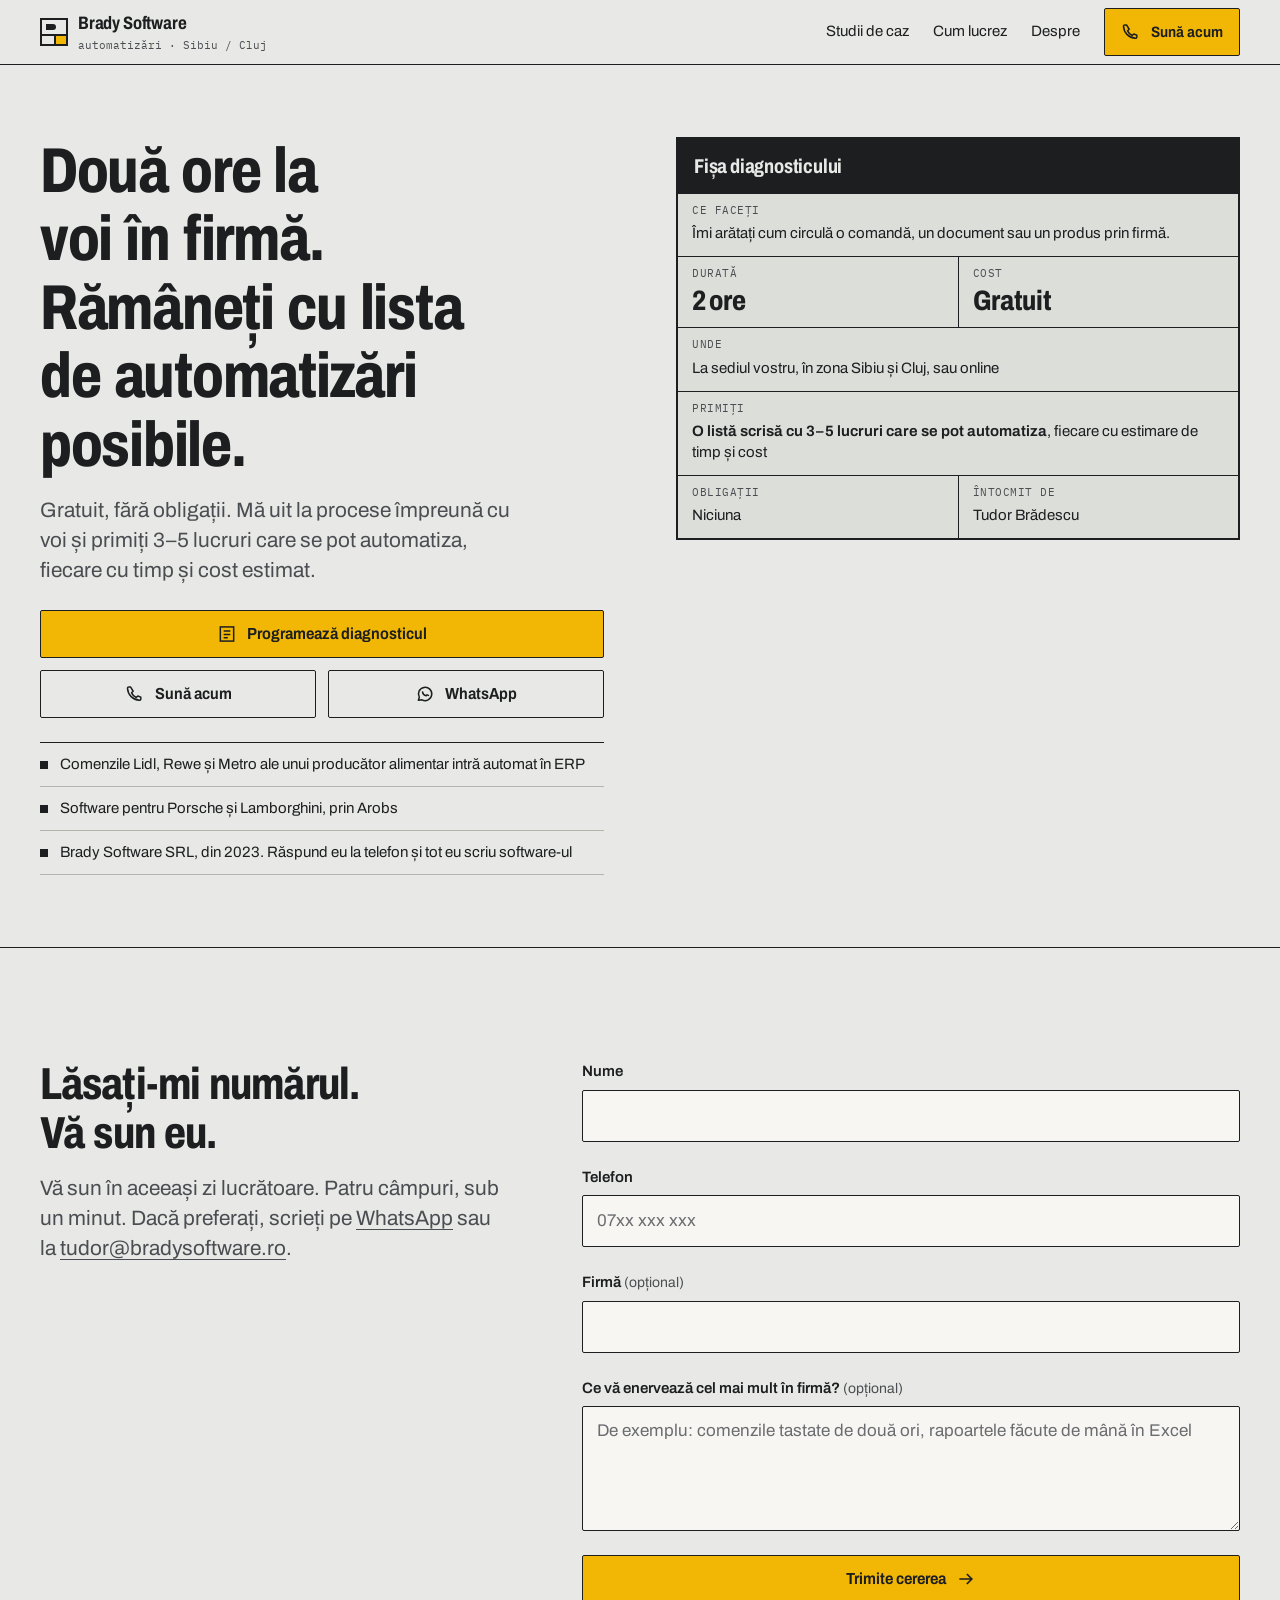
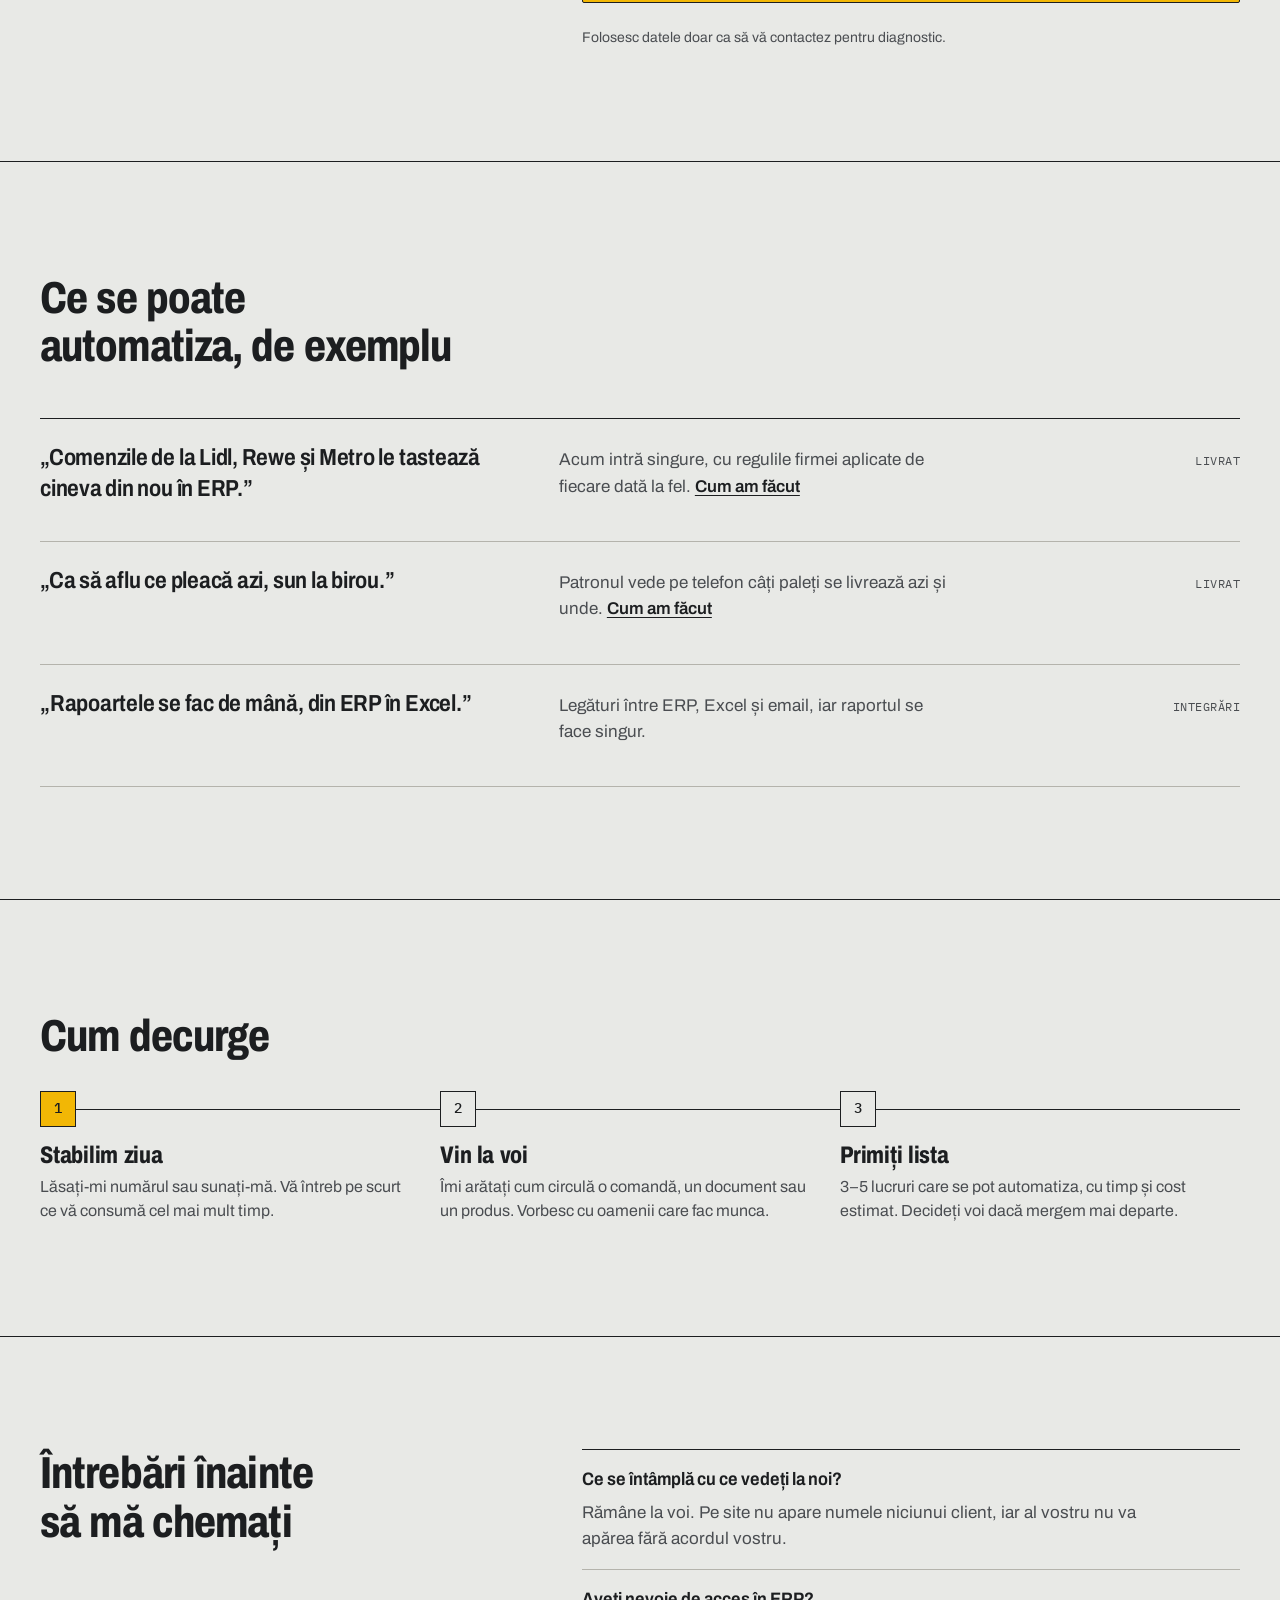
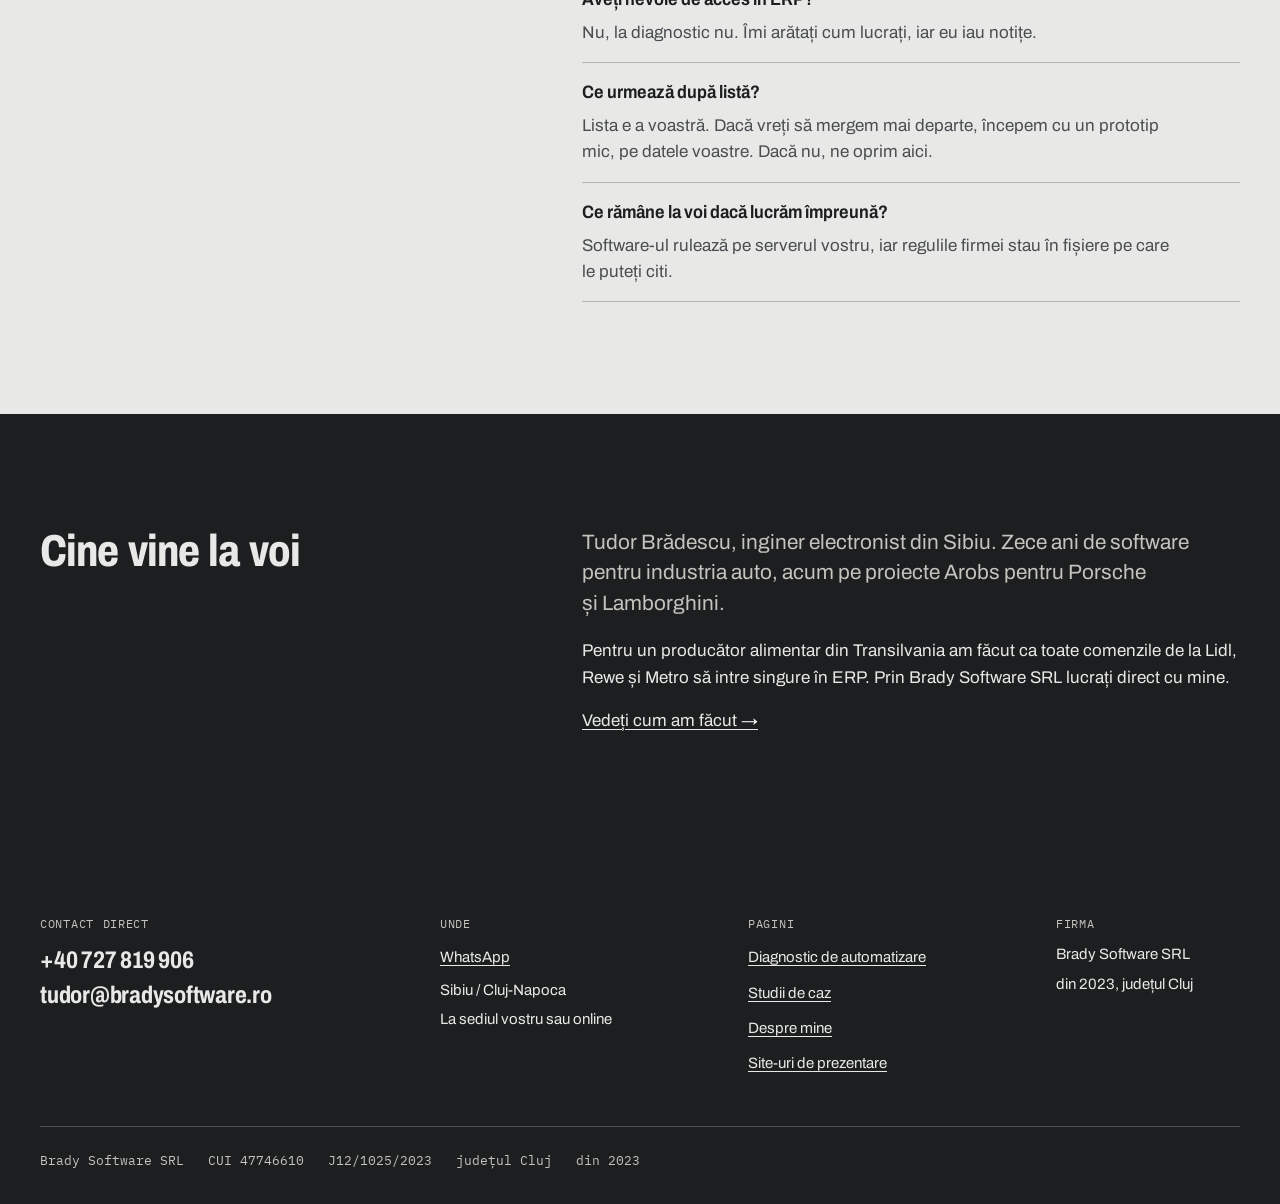
<file: diagnostic/index.html>
<!doctype html>
<html lang="ro">
<head>
<meta charset="utf-8">
<meta name="viewport" content="width=device-width, initial-scale=1">
<title>Diagnostic de automatizare gratuit · Brady Software, Sibiu și Cluj</title>
<meta name="description" content="Două ore la sediul vostru sau online. Primiți o listă scrisă cu 3–5 procese care se pot automatiza, cu timp și cost estimat. Gratuit, fără obligații.">
<meta name="google-site-verification" content="6ZUqol2t58WAzZCmuZWz_igj--zonNAEHLZI6_IPWWA">
<meta name="theme-color" content="#E8E9E6">
<link rel="canonical" href="https://bradysoftware.ro/diagnostic/">
<link rel="icon" href="/favicon.svg" type="image/svg+xml">
<link rel="preload" href="/assets/fonts/archivo-ro.woff2" as="font" type="font/woff2" crossorigin>
<link rel="stylesheet" href="/assets/css/site.css">
<meta property="og:type" content="website">
<meta property="og:locale" content="ro_RO">
<meta property="og:site_name" content="Brady Software">
<meta property="og:title" content="Diagnostic de automatizare gratuit · Brady Software, Sibiu și Cluj">
<meta property="og:description" content="Două ore la sediul vostru sau online. Primiți o listă scrisă cu 3–5 procese care se pot automatiza, cu timp și cost estimat. Gratuit, fără obligații.">
<meta property="og:url" content="https://bradysoftware.ro/diagnostic/">
<meta property="og:image" content="https://bradysoftware.ro/og-image.jpg">
<meta property="og:image:width" content="1200">
<meta property="og:image:height" content="630">
<meta property="og:image:alt" content="Brady Software: automatizări și AI pentru producție și distribuție. Diagnostic de automatizare gratuit.">
<meta name="twitter:card" content="summary_large_image">
</head>
<body>
<a class="skip" href="#continut">Sari la conținut</a>
<header class="site-head">
  <div class="wrap">
    <a class="brand" href="/" aria-label="Brady Software, pagina principală"><svg viewBox="0 0 28 28" aria-hidden="true"><rect x="1" y="1" width="26" height="26" fill="none" stroke="#1C1E20" stroke-width="2"/><path d="M1 17h26M15 17v10" stroke="#1C1E20" stroke-width="2"/><rect x="16" y="18" width="10" height="8" fill="#F2B705"/><path d="M6 6h7a3 3 0 0 1 0 6H6z" fill="#1C1E20"/></svg><span>Brady Software<small>automatizări · Sibiu / Cluj</small></span></a>
    <nav class="nav" aria-label="Principal">
      <a href="/studii-de-caz/">Studii de caz</a>
      <a href="/#cum-lucrez" class="hide-sm">Cum lucrez</a>
      <a href="/despre/">Despre</a>
      <a class="btn btn-signal" href="tel:+40727819906"><svg viewBox="0 0 24 24" aria-hidden="true" fill="none" stroke="currentColor" stroke-width="1.8" stroke-linejoin="round"><path d="M6.6 3.5h-2a1.6 1.6 0 0 0-1.6 1.7c.6 8 6.3 13.7 14.3 14.3a1.6 1.6 0 0 0 1.7-1.6v-2l-3.6-1.6-1.9 1.9a11 11 0 0 1-5.6-5.6l1.9-1.9z"/></svg>Sună acum</a>
    </nav>
  </div>
</header>
<main id="continut">

<section class="dx-hero">
  <div class="wrap dx-grid">
    <div>
      <p class="event-note" data-ebh hidden>Ne-am cunoscut la EBH Sibiu. Acesta e diagnosticul despre care am vorbit.</p>
      <h1>Două ore la voi în firmă. Rămâneți cu lista de automatizări posibile.</h1>
      <p class="lead">Gratuit, fără obligații. Mă uit la procese împreună cu voi și primiți 3–5 lucruri care se pot automatiza, fiecare cu timp și cost estimat.</p>
      <div class="quick">
        <a class="btn btn-signal" href="#formular"><svg viewBox="0 0 24 24" aria-hidden="true" fill="none" stroke="currentColor" stroke-width="1.8"><rect x="4" y="3.5" width="16" height="17"/><path d="M8 8.5h8M8 12.5h8M8 16.5h5"/></svg>Programează diagnosticul</a>
        <a class="btn btn-line" href="tel:+40727819906"><svg viewBox="0 0 24 24" aria-hidden="true" fill="none" stroke="currentColor" stroke-width="1.8" stroke-linejoin="round"><path d="M6.6 3.5h-2a1.6 1.6 0 0 0-1.6 1.7c.6 8 6.3 13.7 14.3 14.3a1.6 1.6 0 0 0 1.7-1.6v-2l-3.6-1.6-1.9 1.9a11 11 0 0 1-5.6-5.6l1.9-1.9z"/></svg>Sună acum</a>
        <a class="btn btn-line" href="https://wa.me/40727819906?text=Bun%C4%83%20ziua%2C%20a%C8%99%20vrea%20un%20Diagnostic%20de%20automatizare."><svg viewBox="0 0 24 24" aria-hidden="true" fill="none" stroke="currentColor" stroke-width="1.8" stroke-linejoin="round"><path d="M4 19.5l1.2-3.6A8 8 0 1 1 8.4 19z"/><path d="M9 9.5c.3 2.4 2.1 4.2 4.5 4.6l1-1.1 1.6.7" stroke-linecap="round"/></svg>WhatsApp</a>
      </div>
      <ul class="proof-mini">
        <li>Comenzile Lidl, Rewe și Metro ale unui producător alimentar intră automat în ERP</li>
        <li>Software pentru Porsche și Lamborghini, prin Arobs</li>
        <li>Brady Software SRL, din 2023. Răspund eu la telefon și tot eu scriu software-ul</li>
      </ul>
    </div>
    <section class="tblock" aria-label="Fișa diagnosticului de automatizare">
    <div class="tblock-title"><strong>Fișa diagnosticului</strong></div>
    <dl>
      <div class="c-wide"><dt>Ce faceți</dt><dd>Îmi arătați cum circulă o comandă, un document sau un produs prin firmă.</dd></div>
      <div><dt>Durată</dt><dd class="tb-big">2 ore</dd></div>
      <div><dt>Cost</dt><dd class="tb-big">Gratuit</dd></div>
      <div class="c-wide"><dt>Unde</dt><dd>La sediul vostru, în zona Sibiu și Cluj, sau online</dd></div>
      <div class="c-wide"><dt>Primiți</dt><dd><strong>O listă scrisă cu 3–5 lucruri care se pot automatiza</strong>, fiecare cu estimare de timp și cost</dd></div>
      <div><dt>Obligații</dt><dd>Niciuna</dd></div>
      <div><dt>Întocmit de</dt><dd>Tudor Brădescu</dd></div>
    </dl>
    
  </section>
  </div>
</section>

<section class="section" id="formular" aria-labelledby="form-h">
  <div class="wrap split">
    <div>
      <h2 id="form-h">Lăsați-mi numărul. Vă sun eu.</h2>
      <p class="lead" style="margin-top:16px">Vă sun în aceeași zi lucrătoare. Patru câmpuri, sub un minut. Dacă preferați, scrieți pe <a href="https://wa.me/40727819906?text=Bun%C4%83%20ziua%2C%20a%C8%99%20vrea%20un%20Diagnostic%20de%20automatizare.">WhatsApp</a> sau la <a href="mailto:tudor@bradysoftware.ro">tudor@bradysoftware.ro</a>.</p>
    </div>
    <form class="form" id="dx-form" action="https://formspree.io/f/maqdprgj" method="POST" novalidate>
      <input type="hidden" name="sursa" value="diagnostic-site">
      <input type="hidden" name="_subject" value="Cerere Diagnostic de automatizare">
      <div class="field">
        <label for="f-nume">Nume</label>
        <input id="f-nume" name="nume" type="text" autocomplete="name" required>
      </div>
      <div class="field">
        <label for="f-tel">Telefon</label>
        <input id="f-tel" name="telefon" type="tel" autocomplete="tel" inputmode="tel" required placeholder="07xx xxx xxx">
      </div>
      <div class="field">
        <label for="f-firma">Firmă <span class="hint">(opțional)</span></label>
        <input id="f-firma" name="firma" type="text" autocomplete="organization">
      </div>
      <div class="field">
        <label for="f-problema">Ce vă enervează cel mai mult în firmă? <span class="hint">(opțional)</span></label>
        <textarea id="f-problema" name="problema" rows="4" placeholder="De exemplu: comenzile tastate de două ori, rapoartele făcute de mână în Excel"></textarea>
      </div>
      <button class="btn btn-signal" type="submit">Trimite cererea <svg viewBox="0 0 24 24" aria-hidden="true" fill="none" stroke="currentColor" stroke-width="2"><path d="M4 12h15M13 6l6 6-6 6"/></svg></button>
      <div class="form-status" id="dx-status" aria-live="polite" tabindex="-1"></div>
      <p class="small">Folosesc datele doar ca să vă contactez pentru diagnostic.</p>
    </form>
  </div>
</section>

<section class="section" aria-labelledby="exemple-h">
  <div class="wrap">
    <div class="section-head"><h2 id="exemple-h">Ce se poate automatiza, de exemplu</h2></div>
    <ul class="problems">
      <li><q>Comenzile de la Lidl, Rewe și Metro le tastează cineva din nou în ERP.</q><p>Acum intră singure, cu regulile firmei aplicate de fiecare dată la fel. <a href="/studii-de-caz/comenzi-lidl-rewe-metro-erp/">Cum am făcut</a></p><span class="tag">Livrat</span></li>
      <li><q>Ca să aflu ce pleacă azi, sun la birou.</q><p>Patronul vede pe telefon câți paleți se livrează azi și unde. <a href="/studii-de-caz/livrari-pe-telefonul-patronului/">Cum am făcut</a></p><span class="tag">Livrat</span></li>
      <li><q>Rapoartele se fac de mână, din ERP în Excel.</q><p>Legături între ERP, Excel și email, iar raportul se face singur.</p><span class="tag">Integrări</span></li>
    </ul>
  </div>
</section>

<section class="section" aria-labelledby="decurge-h">
  <div class="wrap">
    <div class="section-head"><h2 id="decurge-h">Cum decurge</h2></div>
    <ol class="steps steps-3">
      <li><h3>Stabilim ziua</h3><p>Lăsați-mi numărul sau sunați-mă. Vă întreb pe scurt ce vă consumă cel mai mult timp.</p></li>
      <li><h3>Vin la voi</h3><p>Îmi arătați cum circulă o comandă, un document sau un produs. Vorbesc cu oamenii care fac munca.</p></li>
      <li><h3>Primiți lista</h3><p>3–5 lucruri care se pot automatiza, cu timp și cost estimat. Decideți voi dacă mergem mai departe.</p></li>
    </ol>
  </div>
</section>

<section class="section" aria-labelledby="intrebari-h">
  <div class="wrap split">
    <h2 id="intrebari-h">Întrebări înainte să mă chemați</h2>
    <dl class="faq">
      <div><dt>Ce se întâmplă cu ce vedeți la noi?</dt><dd>Rămâne la voi. Pe site nu apare numele niciunui client, iar al vostru nu va apărea fără acordul vostru.</dd></div>
      <div><dt>Aveți nevoie de acces în ERP?</dt><dd>Nu, la diagnostic nu. Îmi arătați cum lucrați, iar eu iau notițe.</dd></div>
      <div><dt>Ce urmează după listă?</dt><dd>Lista e a voastră. Dacă vreți să mergem mai departe, începem cu un prototip mic, pe datele voastre. Dacă nu, ne oprim aici.</dd></div>
      <div><dt>Ce rămâne la voi dacă lucrăm împreună?</dt><dd>Software-ul rulează pe serverul vostru, iar regulile firmei stau în fișiere pe care le puteți citi.</dd></div>
    </dl>
  </div>
</section>

<section class="section dark" aria-labelledby="cine-dx">
  <div class="wrap split">
    <h2 id="cine-dx">Cine vine la voi</h2>
    <div>
      <p class="lead" style="max-width:52ch">Tudor Brădescu, inginer electronist din Sibiu. Zece ani de software pentru industria auto, acum pe proiecte Arobs pentru Porsche și Lamborghini.</p>
      <p>Pentru un producător alimentar din Transilvania am făcut ca toate comenzile de la Lidl, Rewe și Metro să intre singure în ERP. Prin Brady Software SRL lucrați direct cu mine.</p>
      <p><a href="/studii-de-caz/comenzi-lidl-rewe-metro-erp/">Vedeți cum am făcut →</a></p>
    </div>
  </div>
</section>
</main>
<footer class="site-foot dark">
  <div class="wrap">
    <div class="foot-grid">
      <div class="foot-big">
        <h2>Contact direct</h2>
        <a href="tel:+40727819906">+40 727 819 906</a>
        <a href="mailto:tudor@bradysoftware.ro">tudor@bradysoftware.ro</a>
      </div>
      <div>
        <h2>Unde</h2>
        <ul>
          <li><a href="https://wa.me/40727819906?text=Bun%C4%83%20ziua%2C%20a%C8%99%20vrea%20un%20Diagnostic%20de%20automatizare.">WhatsApp</a></li>
          <li>Sibiu / Cluj-Napoca</li>
          <li>La sediul vostru sau online</li>
        </ul>
      </div>
      <div>
        <h2>Pagini</h2>
        <ul>
          <li><a href="/diagnostic/">Diagnostic de automatizare</a></li>
          <li><a href="/studii-de-caz/">Studii de caz</a></li>
          <li><a href="/despre/">Despre mine</a></li>
          <li><a href="/site-uri/">Site-uri de prezentare</a></li>
        </ul>
      </div>
      <div>
        <h2>Firma</h2>
        <ul>
          <li>Brady Software SRL</li>
          <li>din 2023, județul Cluj</li>
        </ul>
      </div>
    </div>
    <p class="foot-legal"><span>Brady Software SRL</span><span>CUI 47746610</span><span>J12/1025/2023</span><span>județul Cluj</span><span>din 2023</span></p>
  </div>
</footer>
<script src="/assets/js/site.js" defer></script>
</body>
</html>
</file>
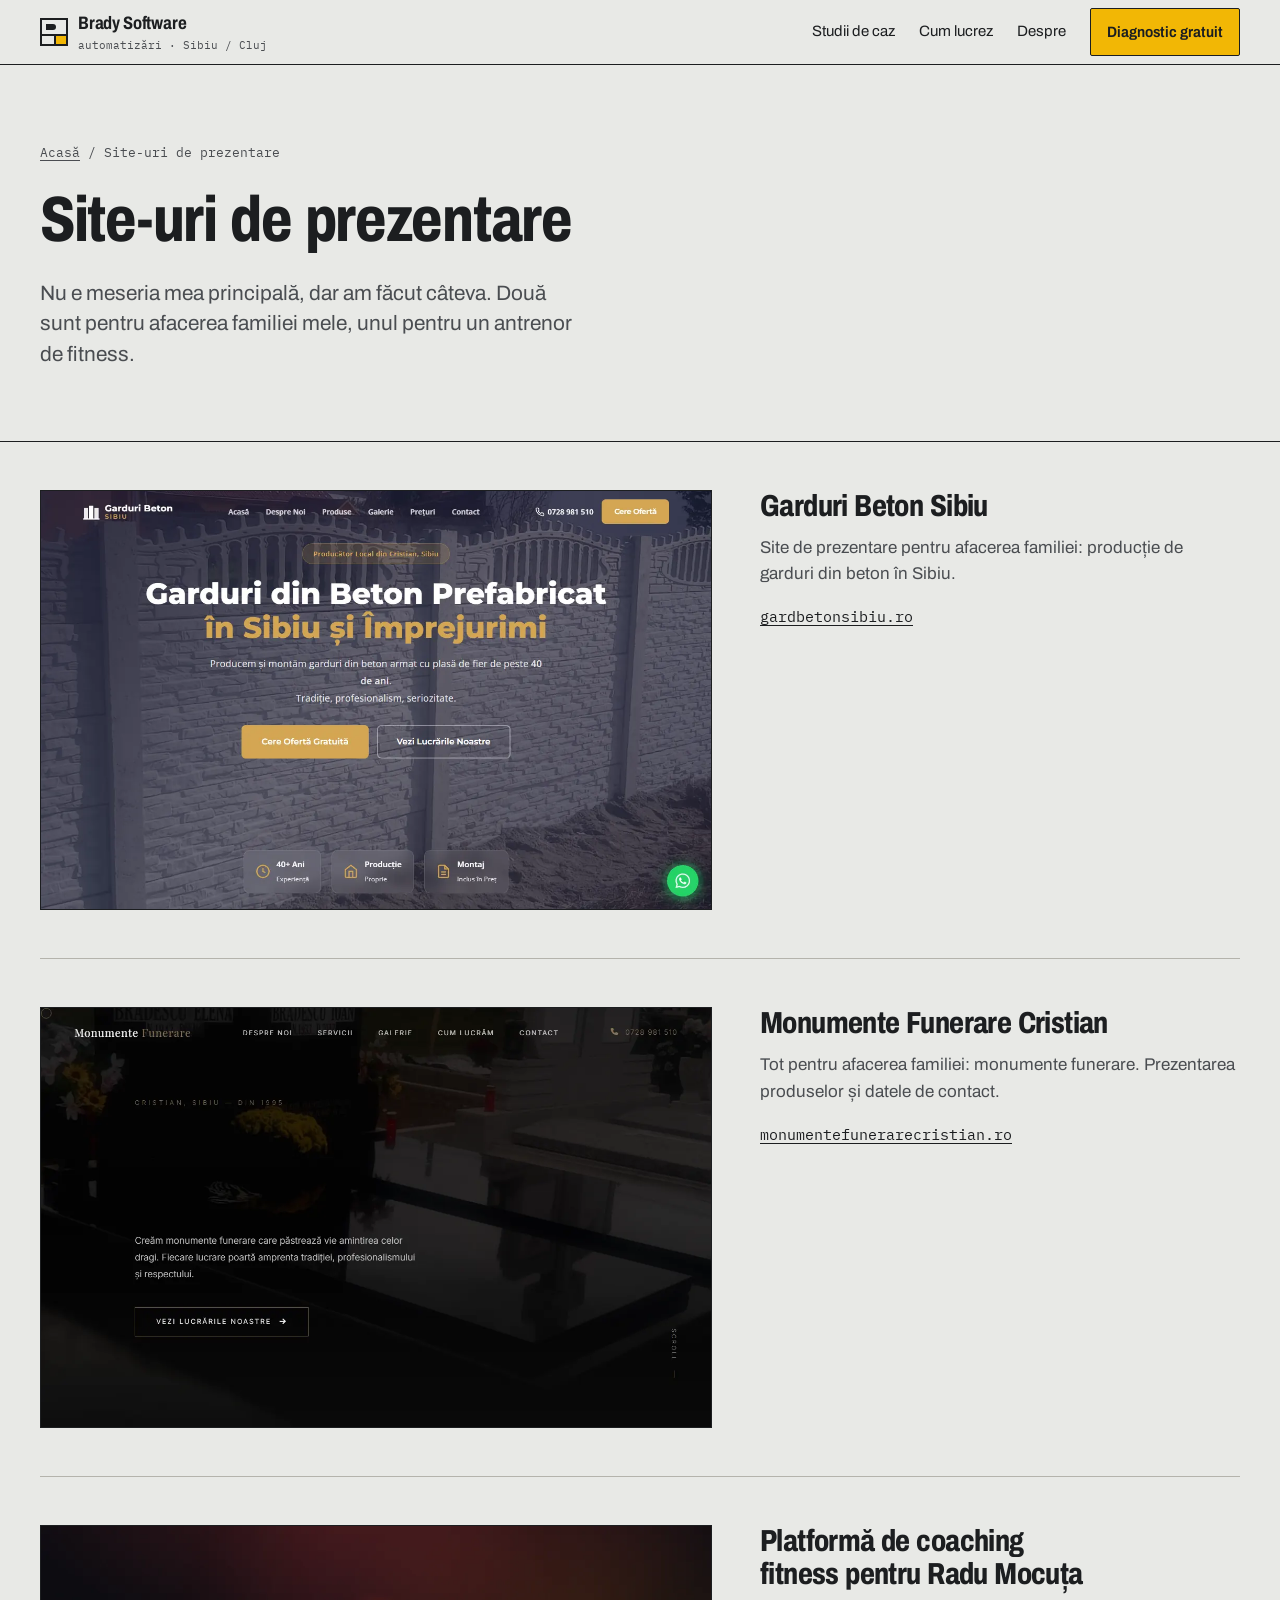
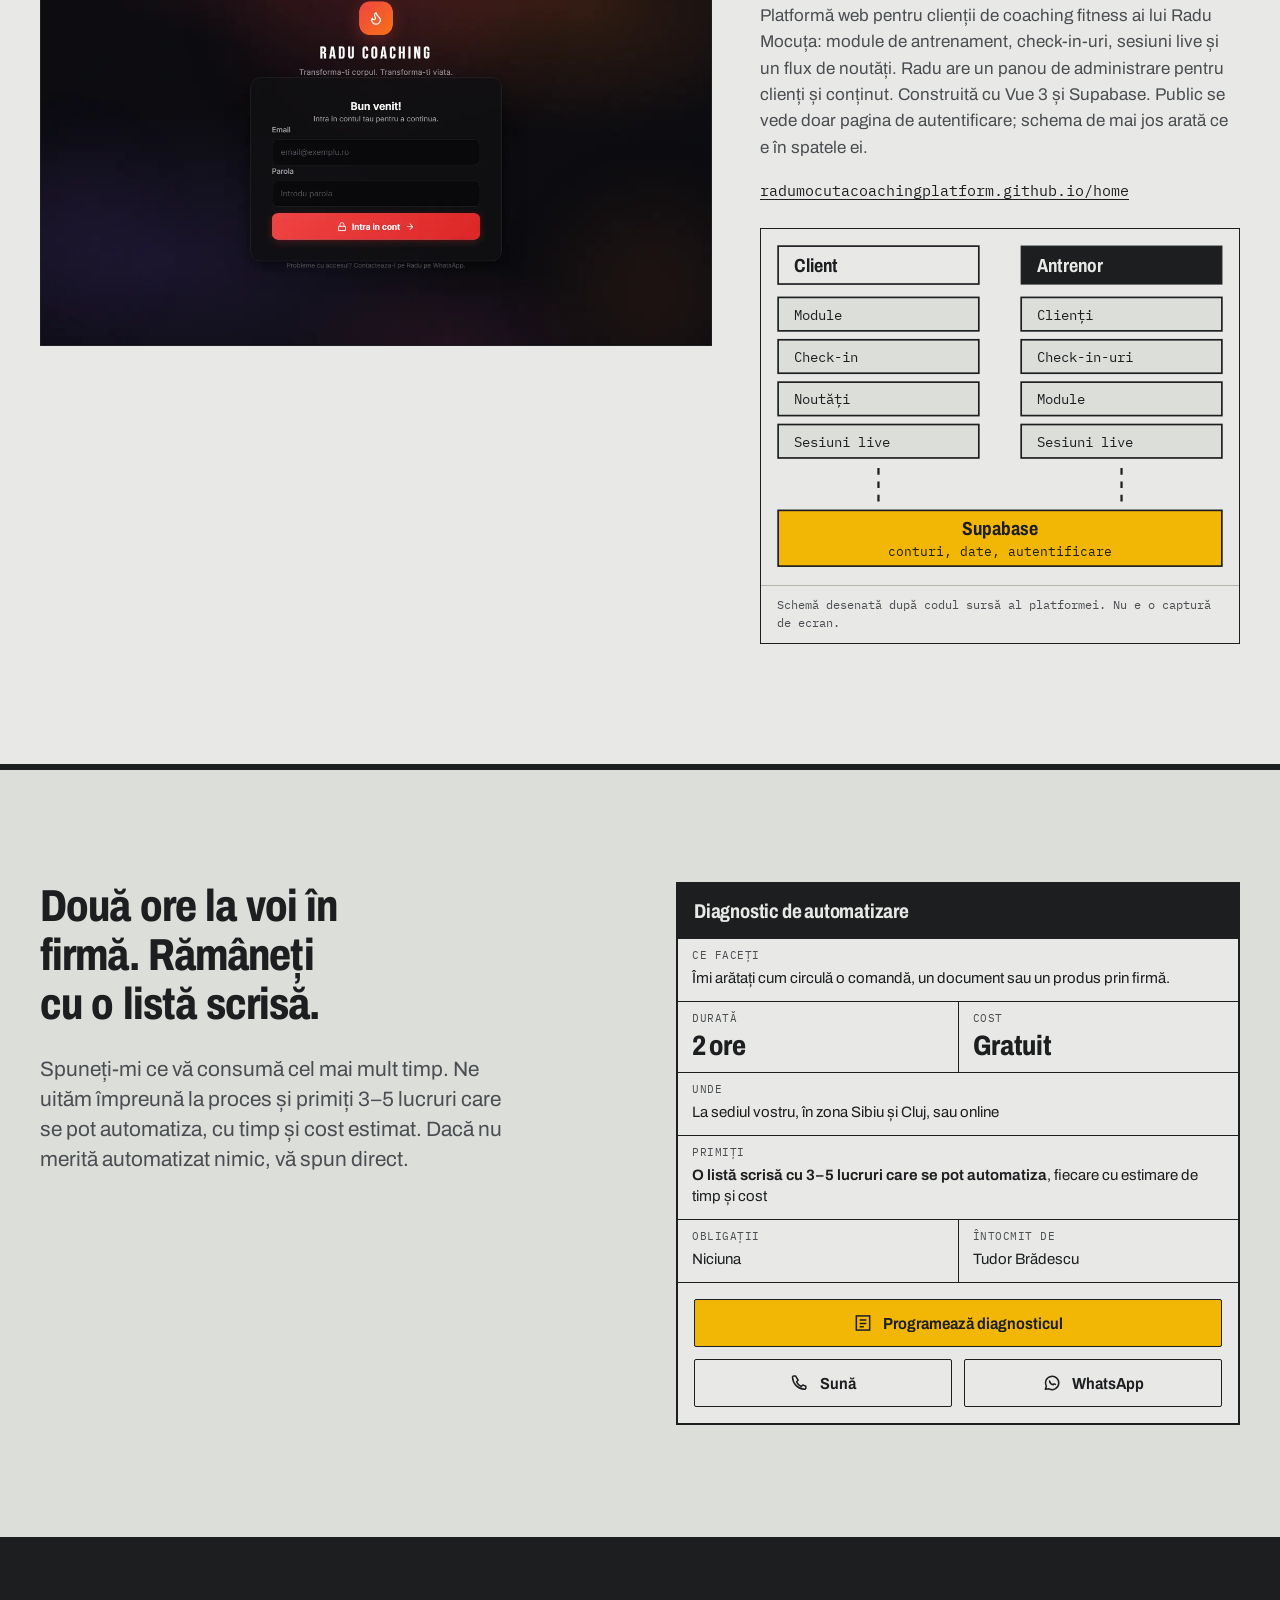
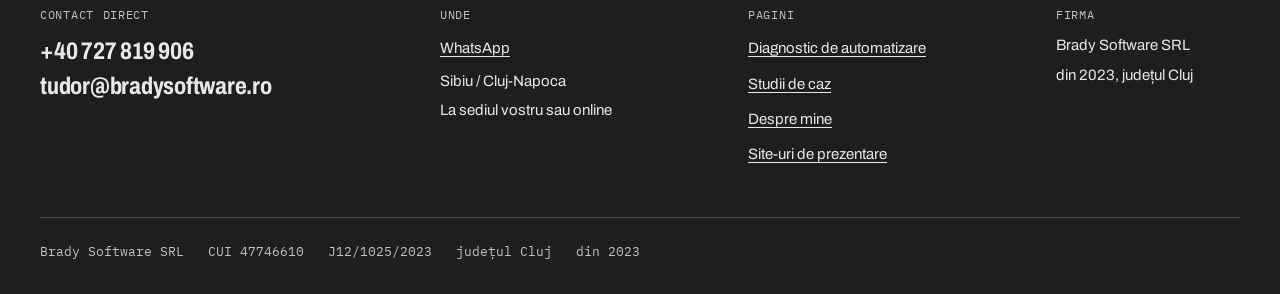
<file: site-uri/index.html>
<!doctype html>
<html lang="ro">
<head>
<meta charset="utf-8">
<meta name="viewport" content="width=device-width, initial-scale=1">
<title>Site-uri de prezentare · Brady Software</title>
<meta name="description" content="Trei site-uri de prezentare făcute de Brady Software: Garduri Beton Sibiu, Monumente Funerare Cristian și o platformă de coaching fitness.">
<meta name="google-site-verification" content="6ZUqol2t58WAzZCmuZWz_igj--zonNAEHLZI6_IPWWA">
<meta name="theme-color" content="#E8E9E6">
<link rel="canonical" href="https://bradysoftware.ro/site-uri/">
<link rel="icon" href="/favicon.svg" type="image/svg+xml">
<link rel="preload" href="/assets/fonts/archivo-ro.woff2" as="font" type="font/woff2" crossorigin>
<link rel="stylesheet" href="/assets/css/site.css">
<meta property="og:type" content="website">
<meta property="og:locale" content="ro_RO">
<meta property="og:site_name" content="Brady Software">
<meta property="og:title" content="Site-uri de prezentare · Brady Software">
<meta property="og:description" content="Trei site-uri de prezentare făcute de Brady Software: Garduri Beton Sibiu, Monumente Funerare Cristian și o platformă de coaching fitness.">
<meta property="og:url" content="https://bradysoftware.ro/site-uri/">
<meta property="og:image" content="https://bradysoftware.ro/og-image.jpg">
<meta property="og:image:width" content="1200">
<meta property="og:image:height" content="630">
<meta property="og:image:alt" content="Brady Software: automatizări și AI pentru producție și distribuție. Diagnostic de automatizare gratuit.">
<meta name="twitter:card" content="summary_large_image">
</head>
<body>
<a class="skip" href="#continut">Sari la conținut</a>
<header class="site-head">
  <div class="wrap">
    <a class="brand" href="/" aria-label="Brady Software, pagina principală"><svg viewBox="0 0 28 28" aria-hidden="true"><rect x="1" y="1" width="26" height="26" fill="none" stroke="#1C1E20" stroke-width="2"/><path d="M1 17h26M15 17v10" stroke="#1C1E20" stroke-width="2"/><rect x="16" y="18" width="10" height="8" fill="#F2B705"/><path d="M6 6h7a3 3 0 0 1 0 6H6z" fill="#1C1E20"/></svg><span>Brady Software<small>automatizări · Sibiu / Cluj</small></span></a>
    <nav class="nav" aria-label="Principal">
      <a href="/studii-de-caz/">Studii de caz</a>
      <a href="/#cum-lucrez" class="hide-sm">Cum lucrez</a>
      <a href="/despre/">Despre</a>
      <a class="btn btn-signal" href="/diagnostic/">Diagnostic gratuit</a>
    </nav>
  </div>
</header>
<main id="continut">

<header class="page-head">
  <div class="wrap">
    <p class="crumbs"><a href="/">Acasă</a> / Site-uri de prezentare</p>
    <h1>Site-uri de prezentare</h1>
    <p class="lead">Nu e meseria mea principală, dar am făcut câteva. Două sunt pentru afacerea familiei mele, unul pentru un antrenor de fitness.</p>
  </div>
</header>
<div class="wrap" style="padding-top:48px;padding-bottom:72px">
  <div class="shots">
    <article class="shot">
      <a href="https://gardbetonsibiu.ro" aria-label="Garduri Beton Sibiu (site extern)"><img src="/assets/img/site-gardbetonsibiu.webp" width="1280" height="800" loading="lazy" decoding="async" alt="Captură a paginii principale Garduri Beton Sibiu"></a>
      <div>
        <h2 style="font-size:clamp(1.4rem,1.2rem + 1vw,1.9rem)">Garduri Beton Sibiu</h2>
        <p class="muted" style="margin-top:12px">Site de prezentare pentru afacerea familiei: producție de garduri din beton în Sibiu.</p>
        <p><a class="mono" href="https://gardbetonsibiu.ro">gardbetonsibiu.ro</a></p>
        
      </div>
    </article>
    <article class="shot">
      <a href="https://monumentefunerarecristian.ro" aria-label="Monumente Funerare Cristian (site extern)"><img src="/assets/img/site-monumentefunerarecristian.webp" width="1280" height="800" loading="lazy" decoding="async" alt="Captură a paginii principale Monumente Funerare Cristian"></a>
      <div>
        <h2 style="font-size:clamp(1.4rem,1.2rem + 1vw,1.9rem)">Monumente Funerare Cristian</h2>
        <p class="muted" style="margin-top:12px">Tot pentru afacerea familiei: monumente funerare. Prezentarea produselor și datele de contact.</p>
        <p><a class="mono" href="https://monumentefunerarecristian.ro">monumentefunerarecristian.ro</a></p>
        
      </div>
    </article>
    <article class="shot">
      <a href="https://radumocutacoachingplatform.github.io/home/" aria-label="Platformă de coaching fitness pentru Radu Mocuța (site extern)"><img src="/assets/img/site-radumocuta.webp" width="1280" height="800" loading="lazy" decoding="async" alt="Captură a paginii principale Platformă de coaching fitness pentru Radu Mocuța"></a>
      <div>
        <h2 style="font-size:clamp(1.4rem,1.2rem + 1vw,1.9rem)">Platformă de coaching fitness pentru Radu Mocuța</h2>
        <p class="muted" style="margin-top:12px">Platformă web pentru clienții de coaching fitness ai lui Radu Mocuța: module de antrenament, check-in-uri, sesiuni live și un flux de noutăți. Radu are un panou de administrare pentru clienți și conținut. Construită cu Vue 3 și Supabase. Public se vede doar pagina de autentificare; schema de mai jos arată ce e în spatele ei.</p>
        <p><a class="mono" href="https://radumocutacoachingplatform.github.io/home/">radumocutacoachingplatform.github.io/home</a></p>
        <figure class="fig" style="margin-top:24px"><svg class="dg" viewBox="0 0 400 290" role="img" aria-labelledby="t-rm">
  <title id="t-rm">Schema platformei de coaching: clienții au module, check-in, flux de noutăți și sesiuni live; antrenorul are un panou de administrare pentru clienți, check-in-uri, module și sesiuni live; datele stau în Supabase.</title>
  <rect class="box" x="1" y="1" width="180" height="34"/><text class="t-lg" x="15" y="24">Client</text><rect class="box-2" x="1" y="47" width="180" height="30"/><text x="15" y="67">Module</text><rect class="box-2" x="1" y="85" width="180" height="30"/><text x="15" y="105">Check-in</text><rect class="box-2" x="1" y="123" width="180" height="30"/><text x="15" y="143">Noutăți</text><rect class="box-2" x="1" y="161" width="180" height="30"/><text x="15" y="181">Sesiuni live</text>
  <rect class="box-ink" x="219" y="1" width="180" height="34"/><text class="t-lg t-inv" x="233" y="24">Antrenor</text><rect class="box-2" x="219" y="47" width="180" height="30"/><text x="233" y="67">Clienți</text><rect class="box-2" x="219" y="85" width="180" height="30"/><text x="233" y="105">Check-in-uri</text><rect class="box-2" x="219" y="123" width="180" height="30"/><text x="233" y="143">Module</text><rect class="box-2" x="219" y="161" width="180" height="30"/><text x="233" y="181">Sesiuni live</text>
  <path class="flow" d="M91 200V236M309 200V236"/>
  <rect class="box-sig" x="1" y="238" width="398" height="50"/>
  <text class="t-lg" x="200" y="260" text-anchor="middle">Supabase</text>
  <text x="200" y="279" text-anchor="middle" style="font-size:12px">conturi, date, autentificare</text>
</svg><figcaption>Schemă desenată după codul sursă al platformei. Nu e o captură de ecran.</figcaption></figure>
      </div>
    </article>
  </div>
</div>
<section class="section cta-final" aria-labelledby="cta-final-h">
  <div class="wrap grid">
    <div>
      <h2 id="cta-final-h">Două ore la voi în firmă. Rămâneți cu o listă scrisă.</h2>
      <p class="lead">Spuneți-mi ce vă consumă cel mai mult timp. Ne uităm împreună la proces și primiți 3–5 lucruri care se pot automatiza, cu timp și cost estimat. Dacă nu merită automatizat nimic, vă spun direct.</p>
    </div>
    <section class="tblock" aria-label="Fișa diagnosticului de automatizare">
    <div class="tblock-title"><strong>Diagnostic de automatizare</strong></div>
    <dl>
      <div class="c-wide"><dt>Ce faceți</dt><dd>Îmi arătați cum circulă o comandă, un document sau un produs prin firmă.</dd></div>
      <div><dt>Durată</dt><dd class="tb-big">2 ore</dd></div>
      <div><dt>Cost</dt><dd class="tb-big">Gratuit</dd></div>
      <div class="c-wide"><dt>Unde</dt><dd>La sediul vostru, în zona Sibiu și Cluj, sau online</dd></div>
      <div class="c-wide"><dt>Primiți</dt><dd><strong>O listă scrisă cu 3–5 lucruri care se pot automatiza</strong>, fiecare cu estimare de timp și cost</dd></div>
      <div><dt>Obligații</dt><dd>Niciuna</dd></div>
      <div><dt>Întocmit de</dt><dd>Tudor Brădescu</dd></div>
    </dl>
    <div class="tblock-foot"><div class="btn-row">
        <a class="btn btn-signal" href="/diagnostic/"><svg viewBox="0 0 24 24" aria-hidden="true" fill="none" stroke="currentColor" stroke-width="1.8"><rect x="4" y="3.5" width="16" height="17"/><path d="M8 8.5h8M8 12.5h8M8 16.5h5"/></svg>Programează diagnosticul</a>
        <a class="btn btn-line" href="tel:+40727819906"><svg viewBox="0 0 24 24" aria-hidden="true" fill="none" stroke="currentColor" stroke-width="1.8" stroke-linejoin="round"><path d="M6.6 3.5h-2a1.6 1.6 0 0 0-1.6 1.7c.6 8 6.3 13.7 14.3 14.3a1.6 1.6 0 0 0 1.7-1.6v-2l-3.6-1.6-1.9 1.9a11 11 0 0 1-5.6-5.6l1.9-1.9z"/></svg>Sună</a>
        <a class="btn btn-line" href="https://wa.me/40727819906?text=Bun%C4%83%20ziua%2C%20a%C8%99%20vrea%20un%20Diagnostic%20de%20automatizare."><svg viewBox="0 0 24 24" aria-hidden="true" fill="none" stroke="currentColor" stroke-width="1.8" stroke-linejoin="round"><path d="M4 19.5l1.2-3.6A8 8 0 1 1 8.4 19z"/><path d="M9 9.5c.3 2.4 2.1 4.2 4.5 4.6l1-1.1 1.6.7" stroke-linecap="round"/></svg>WhatsApp</a>
      </div></div>
  </section>
  </div>
</section>
</main>
<footer class="site-foot dark">
  <div class="wrap">
    <div class="foot-grid">
      <div class="foot-big">
        <h2>Contact direct</h2>
        <a href="tel:+40727819906">+40 727 819 906</a>
        <a href="mailto:tudor@bradysoftware.ro">tudor@bradysoftware.ro</a>
      </div>
      <div>
        <h2>Unde</h2>
        <ul>
          <li><a href="https://wa.me/40727819906?text=Bun%C4%83%20ziua%2C%20a%C8%99%20vrea%20un%20Diagnostic%20de%20automatizare.">WhatsApp</a></li>
          <li>Sibiu / Cluj-Napoca</li>
          <li>La sediul vostru sau online</li>
        </ul>
      </div>
      <div>
        <h2>Pagini</h2>
        <ul>
          <li><a href="/diagnostic/">Diagnostic de automatizare</a></li>
          <li><a href="/studii-de-caz/">Studii de caz</a></li>
          <li><a href="/despre/">Despre mine</a></li>
          <li><a href="/site-uri/">Site-uri de prezentare</a></li>
        </ul>
      </div>
      <div>
        <h2>Firma</h2>
        <ul>
          <li>Brady Software SRL</li>
          <li>din 2023, județul Cluj</li>
        </ul>
      </div>
    </div>
    <p class="foot-legal"><span>Brady Software SRL</span><span>CUI 47746610</span><span>J12/1025/2023</span><span>județul Cluj</span><span>din 2023</span></p>
  </div>
</footer>
<script src="/assets/js/site.js" defer></script>
</body>
</html>
</file>
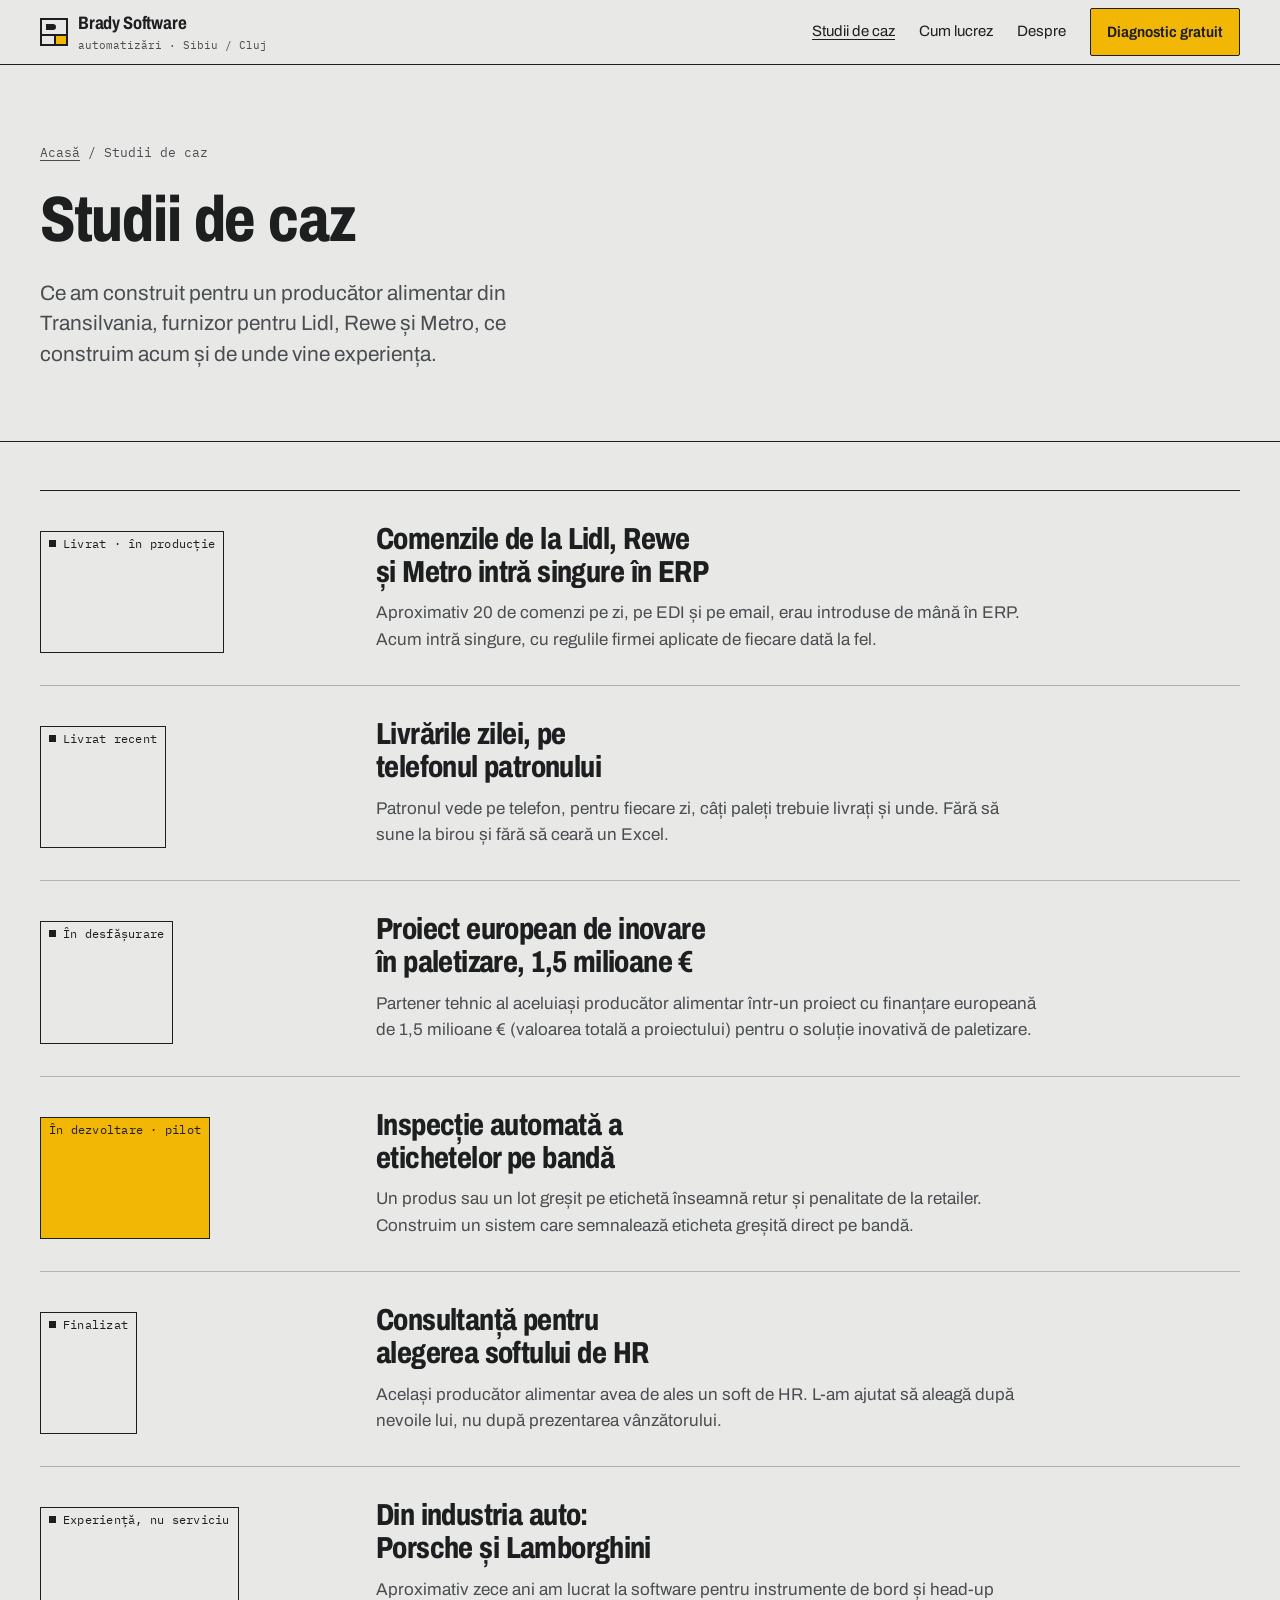
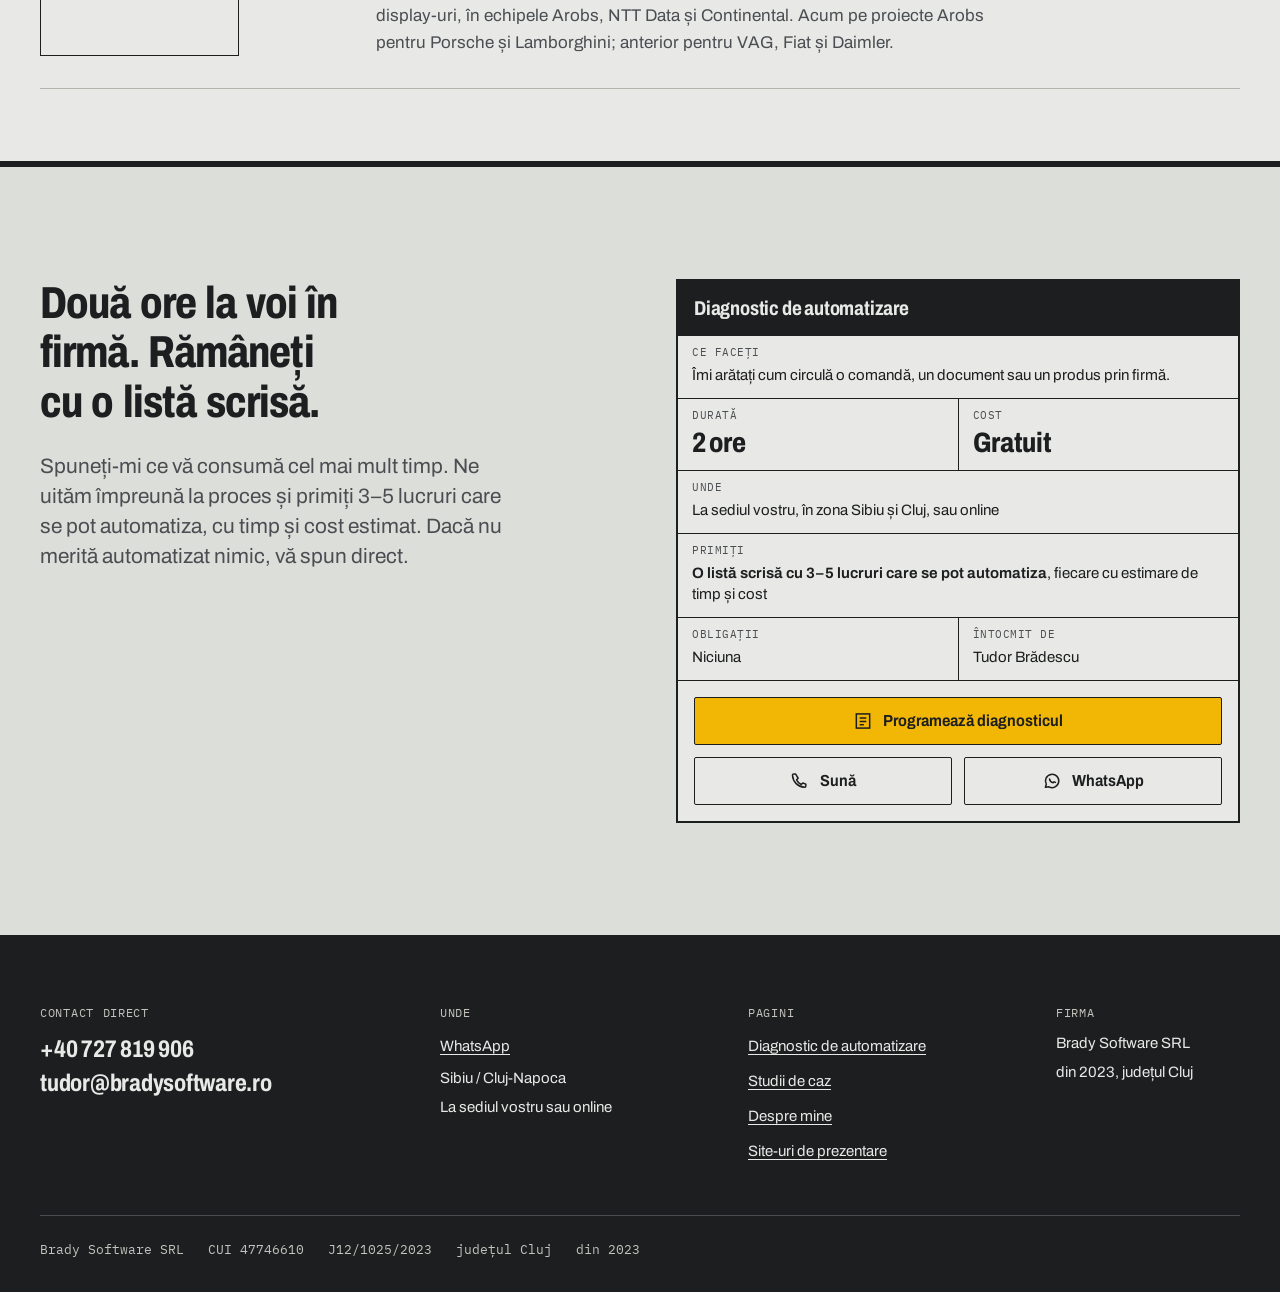
<file: studii-de-caz/index.html>
<!doctype html>
<html lang="ro">
<head>
<meta charset="utf-8">
<meta name="viewport" content="width=device-width, initial-scale=1">
<title>Studii de caz: automatizări în producție și distribuție · Brady Software</title>
<meta name="description" content="Comenzi Lidl, Rewe și Metro automatizate în ERP, livrările zilei pe telefon, proiect UE de paletizare, inspecția etichetelor pe bandă și experiența din industria auto.">
<meta name="google-site-verification" content="6ZUqol2t58WAzZCmuZWz_igj--zonNAEHLZI6_IPWWA">
<meta name="theme-color" content="#E8E9E6">
<link rel="canonical" href="https://bradysoftware.ro/studii-de-caz/">
<link rel="icon" href="/favicon.svg" type="image/svg+xml">
<link rel="preload" href="/assets/fonts/archivo-ro.woff2" as="font" type="font/woff2" crossorigin>
<link rel="stylesheet" href="/assets/css/site.css">
<meta property="og:type" content="website">
<meta property="og:locale" content="ro_RO">
<meta property="og:site_name" content="Brady Software">
<meta property="og:title" content="Studii de caz: automatizări în producție și distribuție · Brady Software">
<meta property="og:description" content="Comenzi Lidl, Rewe și Metro automatizate în ERP, livrările zilei pe telefon, proiect UE de paletizare, inspecția etichetelor pe bandă și experiența din industria auto.">
<meta property="og:url" content="https://bradysoftware.ro/studii-de-caz/">
<meta property="og:image" content="https://bradysoftware.ro/og-image.jpg">
<meta property="og:image:width" content="1200">
<meta property="og:image:height" content="630">
<meta property="og:image:alt" content="Brady Software: automatizări și AI pentru producție și distribuție. Diagnostic de automatizare gratuit.">
<meta name="twitter:card" content="summary_large_image">
</head>
<body>
<a class="skip" href="#continut">Sari la conținut</a>
<header class="site-head">
  <div class="wrap">
    <a class="brand" href="/" aria-label="Brady Software, pagina principală"><svg viewBox="0 0 28 28" aria-hidden="true"><rect x="1" y="1" width="26" height="26" fill="none" stroke="#1C1E20" stroke-width="2"/><path d="M1 17h26M15 17v10" stroke="#1C1E20" stroke-width="2"/><rect x="16" y="18" width="10" height="8" fill="#F2B705"/><path d="M6 6h7a3 3 0 0 1 0 6H6z" fill="#1C1E20"/></svg><span>Brady Software<small>automatizări · Sibiu / Cluj</small></span></a>
    <nav class="nav" aria-label="Principal">
      <a href="/studii-de-caz/" aria-current="page">Studii de caz</a>
      <a href="/#cum-lucrez" class="hide-sm">Cum lucrez</a>
      <a href="/despre/">Despre</a>
      <a class="btn btn-signal" href="/diagnostic/">Diagnostic gratuit</a>
    </nav>
  </div>
</header>
<main id="continut">

<header class="page-head">
  <div class="wrap">
    <p class="crumbs"><a href="/">Acasă</a> / Studii de caz</p>
    <h1>Studii de caz</h1>
    <p class="lead">Ce am construit pentru un producător alimentar din Transilvania, furnizor pentru Lidl, Rewe și Metro, ce construim acum și de unde vine experiența.</p>
  </div>
</header>
<div class="wrap" style="padding-block:48px 72px">
  <ol class="case-index">
    <li><span class="status live">Livrat · în producție</span><h2><a href="/studii-de-caz/comenzi-lidl-rewe-metro-erp/">Comenzile de la Lidl, Rewe și Metro intră singure în ERP</a></h2><p>Aproximativ 20 de comenzi pe zi, pe EDI și pe email, erau introduse de mână în ERP. Acum intră singure, cu regulile firmei aplicate de fiecare dată la fel.</p></li>
    <li><span class="status live">Livrat recent</span><h2><a href="/studii-de-caz/livrari-pe-telefonul-patronului/">Livrările zilei, pe telefonul patronului</a></h2><p>Patronul vede pe telefon, pentru fiecare zi, câți paleți trebuie livrați și unde. Fără să sune la birou și fără să ceară un Excel.</p></li>
    <li><span class="status live">În desfășurare</span><h2><a href="/studii-de-caz/proiect-european-paletizare/">Proiect european de inovare în paletizare, 1,5 milioane €</a></h2><p>Partener tehnic al aceluiași producător alimentar într-un proiect cu finanțare europeană de 1,5 milioane € (valoarea totală a proiectului) pentru o soluție inovativă de paletizare.</p></li>
    <li><span class="status dev">În dezvoltare · pilot</span><h2><a href="/studii-de-caz/inspectie-etichete-banda/">Inspecție automată a etichetelor pe bandă</a></h2><p>Un produs sau un lot greșit pe etichetă înseamnă retur și penalitate de la retailer. Construim un sistem care semnalează eticheta greșită direct pe bandă.</p></li>
    <li><span class="status live">Finalizat</span><h2><a href="/studii-de-caz/consultanta-soft-hr/">Consultanță pentru alegerea softului de HR</a></h2><p>Același producător alimentar avea de ales un soft de HR. L-am ajutat să aleagă după nevoile lui, nu după prezentarea vânzătorului.</p></li>
    <li><span class="status live">Experiență, nu serviciu</span><h2><a href="/studii-de-caz/industria-auto/">Din industria auto: Porsche și Lamborghini</a></h2><p>Aproximativ zece ani am lucrat la software pentru instrumente de bord și head-up display-uri, în echipele Arobs, NTT Data și Continental. Acum pe proiecte Arobs pentru Porsche și Lamborghini; anterior pentru VAG, Fiat și Daimler.</p></li>
  </ol>
</div>
<section class="section cta-final" aria-labelledby="cta-final-h">
  <div class="wrap grid">
    <div>
      <h2 id="cta-final-h">Două ore la voi în firmă. Rămâneți cu o listă scrisă.</h2>
      <p class="lead">Spuneți-mi ce vă consumă cel mai mult timp. Ne uităm împreună la proces și primiți 3–5 lucruri care se pot automatiza, cu timp și cost estimat. Dacă nu merită automatizat nimic, vă spun direct.</p>
    </div>
    <section class="tblock" aria-label="Fișa diagnosticului de automatizare">
    <div class="tblock-title"><strong>Diagnostic de automatizare</strong></div>
    <dl>
      <div class="c-wide"><dt>Ce faceți</dt><dd>Îmi arătați cum circulă o comandă, un document sau un produs prin firmă.</dd></div>
      <div><dt>Durată</dt><dd class="tb-big">2 ore</dd></div>
      <div><dt>Cost</dt><dd class="tb-big">Gratuit</dd></div>
      <div class="c-wide"><dt>Unde</dt><dd>La sediul vostru, în zona Sibiu și Cluj, sau online</dd></div>
      <div class="c-wide"><dt>Primiți</dt><dd><strong>O listă scrisă cu 3–5 lucruri care se pot automatiza</strong>, fiecare cu estimare de timp și cost</dd></div>
      <div><dt>Obligații</dt><dd>Niciuna</dd></div>
      <div><dt>Întocmit de</dt><dd>Tudor Brădescu</dd></div>
    </dl>
    <div class="tblock-foot"><div class="btn-row">
        <a class="btn btn-signal" href="/diagnostic/"><svg viewBox="0 0 24 24" aria-hidden="true" fill="none" stroke="currentColor" stroke-width="1.8"><rect x="4" y="3.5" width="16" height="17"/><path d="M8 8.5h8M8 12.5h8M8 16.5h5"/></svg>Programează diagnosticul</a>
        <a class="btn btn-line" href="tel:+40727819906"><svg viewBox="0 0 24 24" aria-hidden="true" fill="none" stroke="currentColor" stroke-width="1.8" stroke-linejoin="round"><path d="M6.6 3.5h-2a1.6 1.6 0 0 0-1.6 1.7c.6 8 6.3 13.7 14.3 14.3a1.6 1.6 0 0 0 1.7-1.6v-2l-3.6-1.6-1.9 1.9a11 11 0 0 1-5.6-5.6l1.9-1.9z"/></svg>Sună</a>
        <a class="btn btn-line" href="https://wa.me/40727819906?text=Bun%C4%83%20ziua%2C%20a%C8%99%20vrea%20un%20Diagnostic%20de%20automatizare."><svg viewBox="0 0 24 24" aria-hidden="true" fill="none" stroke="currentColor" stroke-width="1.8" stroke-linejoin="round"><path d="M4 19.5l1.2-3.6A8 8 0 1 1 8.4 19z"/><path d="M9 9.5c.3 2.4 2.1 4.2 4.5 4.6l1-1.1 1.6.7" stroke-linecap="round"/></svg>WhatsApp</a>
      </div></div>
  </section>
  </div>
</section>
</main>
<footer class="site-foot dark">
  <div class="wrap">
    <div class="foot-grid">
      <div class="foot-big">
        <h2>Contact direct</h2>
        <a href="tel:+40727819906">+40 727 819 906</a>
        <a href="mailto:tudor@bradysoftware.ro">tudor@bradysoftware.ro</a>
      </div>
      <div>
        <h2>Unde</h2>
        <ul>
          <li><a href="https://wa.me/40727819906?text=Bun%C4%83%20ziua%2C%20a%C8%99%20vrea%20un%20Diagnostic%20de%20automatizare.">WhatsApp</a></li>
          <li>Sibiu / Cluj-Napoca</li>
          <li>La sediul vostru sau online</li>
        </ul>
      </div>
      <div>
        <h2>Pagini</h2>
        <ul>
          <li><a href="/diagnostic/">Diagnostic de automatizare</a></li>
          <li><a href="/studii-de-caz/">Studii de caz</a></li>
          <li><a href="/despre/">Despre mine</a></li>
          <li><a href="/site-uri/">Site-uri de prezentare</a></li>
        </ul>
      </div>
      <div>
        <h2>Firma</h2>
        <ul>
          <li>Brady Software SRL</li>
          <li>din 2023, județul Cluj</li>
        </ul>
      </div>
    </div>
    <p class="foot-legal"><span>Brady Software SRL</span><span>CUI 47746610</span><span>J12/1025/2023</span><span>județul Cluj</span><span>din 2023</span></p>
  </div>
</footer>
<script src="/assets/js/site.js" defer></script>
</body>
</html>
</file>
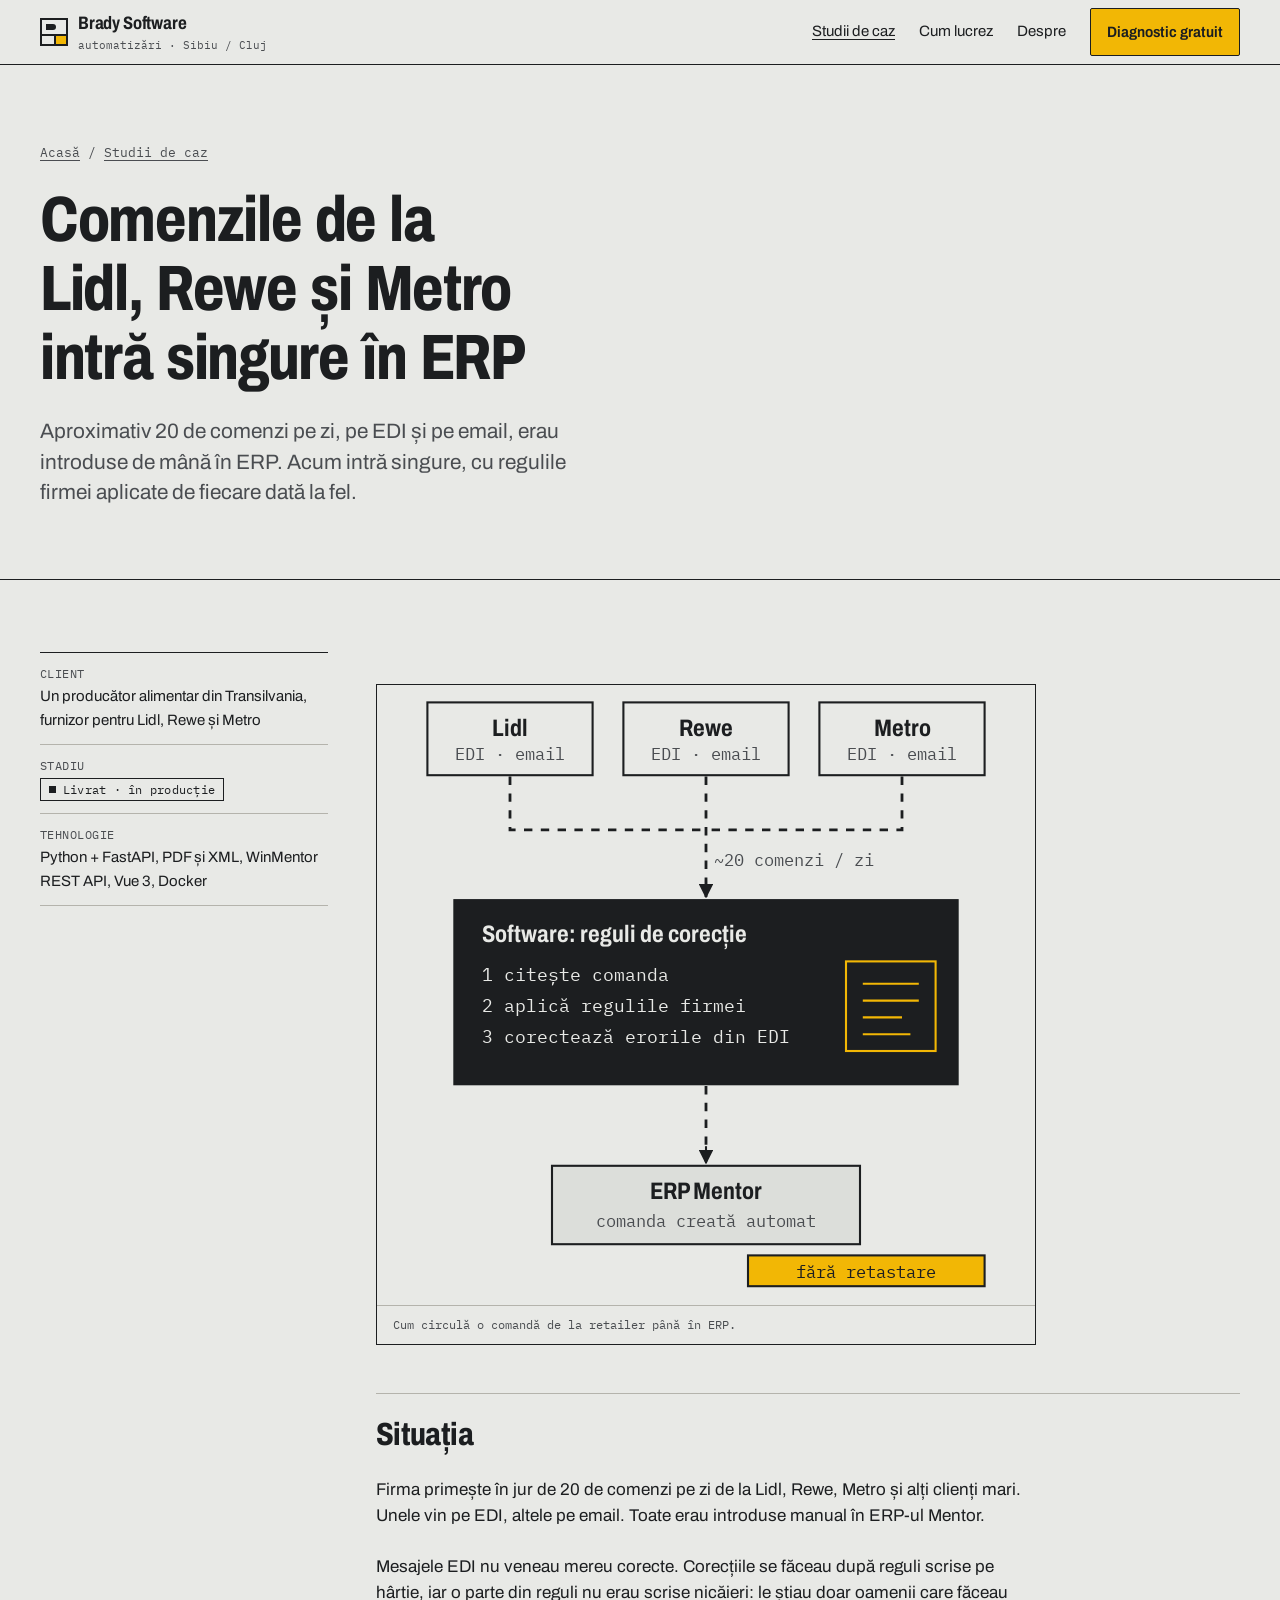
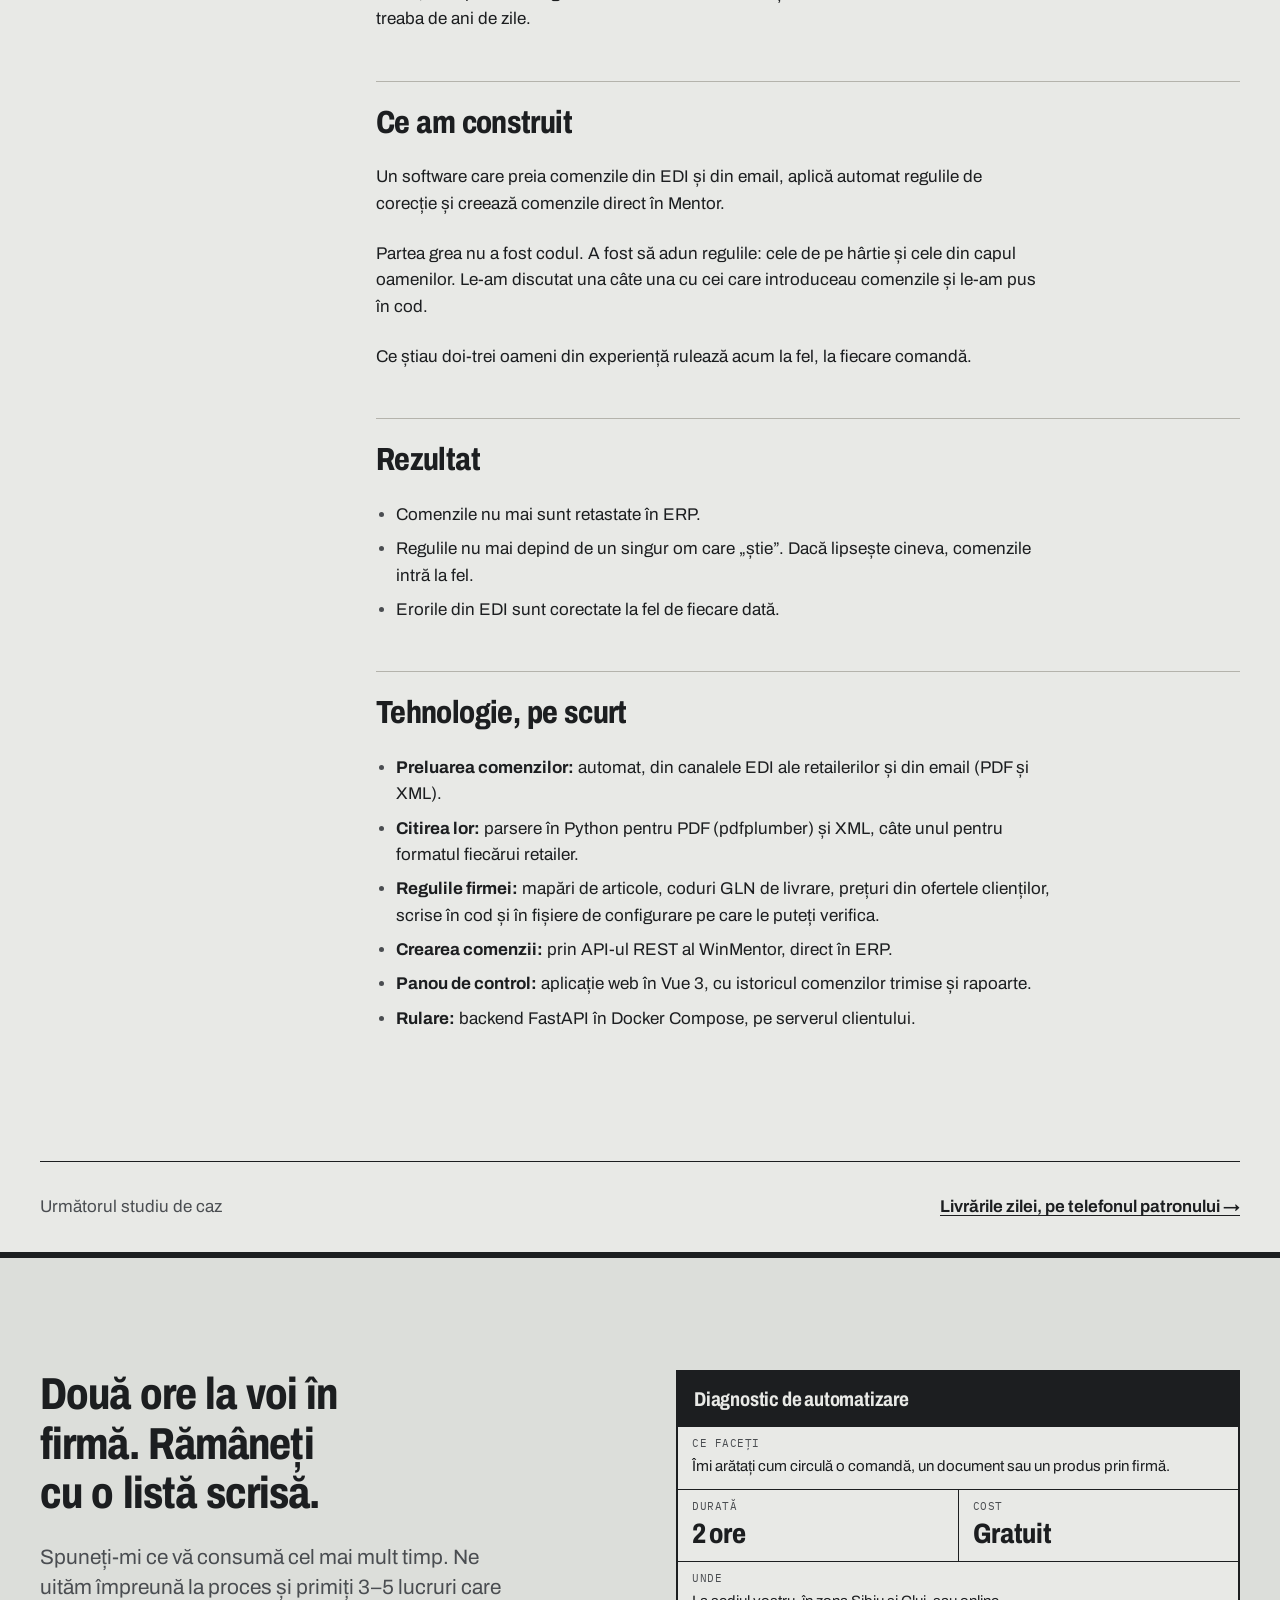
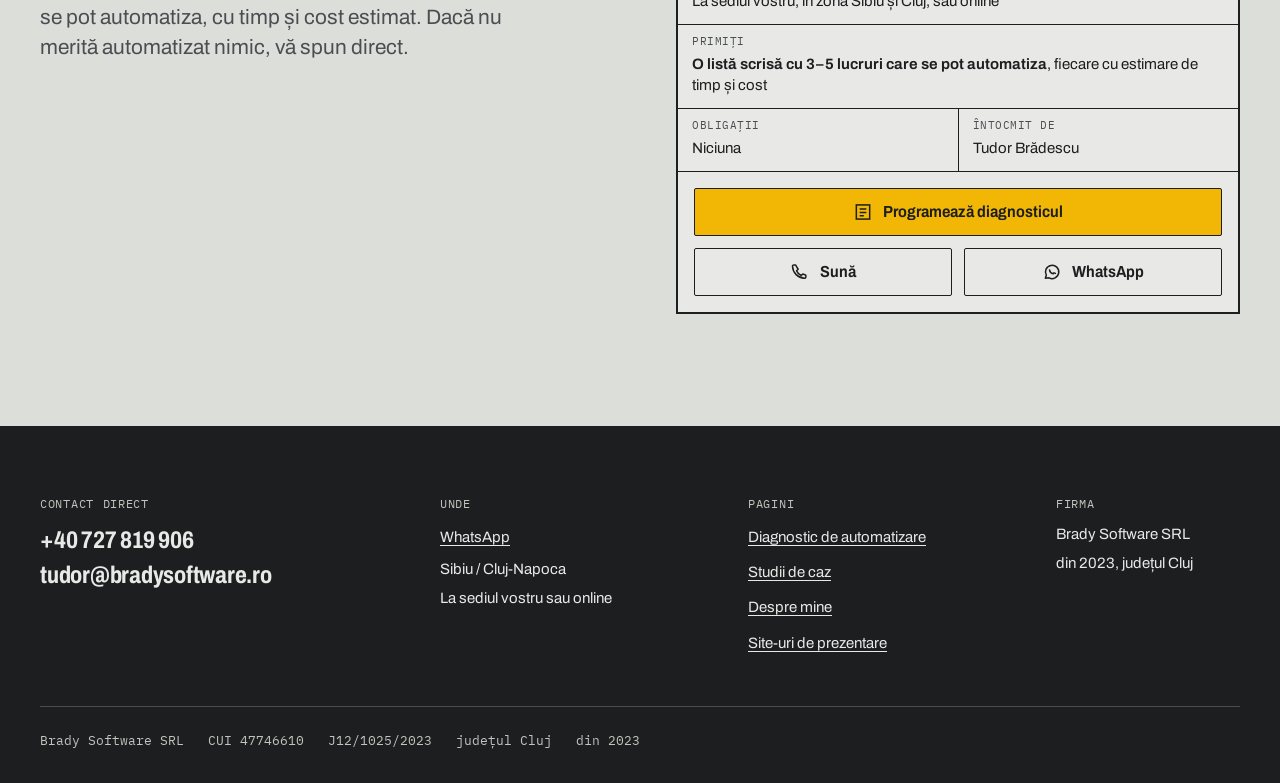
<file: studii-de-caz/comenzi-lidl-rewe-metro-erp/index.html>
<!doctype html>
<html lang="ro">
<head>
<meta charset="utf-8">
<meta name="viewport" content="width=device-width, initial-scale=1">
<title>Comenzile de la Lidl, Rewe și Metro intră singure în ERP · Brady Software</title>
<meta name="description" content="Studiu de caz: integrare EDI și email cu ERP-ul Mentor pentru un producător alimentar. Comenzile nu mai sunt retastate, regulile rulează singure.">
<meta name="google-site-verification" content="6ZUqol2t58WAzZCmuZWz_igj--zonNAEHLZI6_IPWWA">
<meta name="theme-color" content="#E8E9E6">
<link rel="canonical" href="https://bradysoftware.ro/studii-de-caz/comenzi-lidl-rewe-metro-erp/">
<link rel="icon" href="/favicon.svg" type="image/svg+xml">
<link rel="preload" href="/assets/fonts/archivo-ro.woff2" as="font" type="font/woff2" crossorigin>
<link rel="stylesheet" href="/assets/css/site.css">
<meta property="og:type" content="article">
<meta property="og:locale" content="ro_RO">
<meta property="og:site_name" content="Brady Software">
<meta property="og:title" content="Comenzile de la Lidl, Rewe și Metro intră singure în ERP · Brady Software">
<meta property="og:description" content="Studiu de caz: integrare EDI și email cu ERP-ul Mentor pentru un producător alimentar. Comenzile nu mai sunt retastate, regulile rulează singure.">
<meta property="og:url" content="https://bradysoftware.ro/studii-de-caz/comenzi-lidl-rewe-metro-erp/">
<meta property="og:image" content="https://bradysoftware.ro/og-image.jpg">
<meta property="og:image:width" content="1200">
<meta property="og:image:height" content="630">
<meta property="og:image:alt" content="Brady Software: automatizări și AI pentru producție și distribuție. Diagnostic de automatizare gratuit.">
<meta name="twitter:card" content="summary_large_image">
</head>
<body>
<a class="skip" href="#continut">Sari la conținut</a>
<header class="site-head">
  <div class="wrap">
    <a class="brand" href="/" aria-label="Brady Software, pagina principală"><svg viewBox="0 0 28 28" aria-hidden="true"><rect x="1" y="1" width="26" height="26" fill="none" stroke="#1C1E20" stroke-width="2"/><path d="M1 17h26M15 17v10" stroke="#1C1E20" stroke-width="2"/><rect x="16" y="18" width="10" height="8" fill="#F2B705"/><path d="M6 6h7a3 3 0 0 1 0 6H6z" fill="#1C1E20"/></svg><span>Brady Software<small>automatizări · Sibiu / Cluj</small></span></a>
    <nav class="nav" aria-label="Principal">
      <a href="/studii-de-caz/" aria-current="page">Studii de caz</a>
      <a href="/#cum-lucrez" class="hide-sm">Cum lucrez</a>
      <a href="/despre/">Despre</a>
      <a class="btn btn-signal" href="/diagnostic/">Diagnostic gratuit</a>
    </nav>
  </div>
</header>
<main id="continut">

<header class="page-head">
  <div class="wrap">
    <p class="crumbs"><a href="/">Acasă</a> / <a href="/studii-de-caz/">Studii de caz</a></p>
    <h1>Comenzile de la Lidl, Rewe și Metro intră singure în ERP</h1>
    <p class="lead">Aproximativ 20 de comenzi pe zi, pe EDI și pe email, erau introduse de mână în ERP. Acum intră singure, cu regulile firmei aplicate de fiecare dată la fel.</p>
  </div>
</header>
<div class="wrap article">
  <aside class="article-aside" aria-label="Fișa proiectului">
    <dl>
      <dt>Client</dt><dd>Un producător alimentar din Transilvania, furnizor pentru Lidl, Rewe și Metro</dd>
      <dt>Stadiu</dt><dd><span class="status live">Livrat · în producție</span></dd>
      <dt>Tehnologie</dt><dd>Python + FastAPI, PDF și XML, WinMentor REST API, Vue 3, Docker</dd>
    </dl>
  </aside>
  <article class="prose">
    <figure class="fig"><svg class="dg" viewBox="0 0 400 420" role="img" aria-labelledby="t-come">
  <title id="t-come">Schema fluxului: comenzile de la Lidl, Rewe și Metro vin pe EDI sau email, trec prin regulile de corecție ale firmei și sunt create direct în ERP-ul Mentor.</title>
  <defs>
  <marker id="ah-come" viewBox="0 0 10 10" refX="9" refY="5" markerWidth="7" markerHeight="7" orient="auto-start-reverse"><path d="M0 0L10 5L0 10z" class="arrow"/></marker>
  <pattern id="hz-come" width="12" height="12" patternUnits="userSpaceOnUse" patternTransform="rotate(45)"><rect width="12" height="12" fill="#F2B705"/><rect width="6" height="12" fill="#1C1E20"/></pattern>
</defs>
  <rect class="box" x="1" y="1" width="118" height="52"/><text class="t-lg" x="60" y="25" text-anchor="middle">Lidl</text><text class="t-sm" x="60" y="42" text-anchor="middle">EDI · email</text>
  <rect class="box" x="141" y="1" width="118" height="52"/><text class="t-lg" x="200" y="25" text-anchor="middle">Rewe</text><text class="t-sm" x="200" y="42" text-anchor="middle">EDI · email</text>
  <rect class="box" x="281" y="1" width="118" height="52"/><text class="t-lg" x="340" y="25" text-anchor="middle">Metro</text><text class="t-sm" x="340" y="42" text-anchor="middle">EDI · email</text>
  <path class="flow live" d="M60 54V92H200M340 54V92H200M200 54V140"/>
  <text class="t-sm" x="206" y="118">~20 comenzi / zi</text>
  <path class="wire" d="M200 128V140" marker-end="url(#ah-come)"/>
  <rect class="box-ink" x="20" y="142" width="360" height="132"/>
  <text class="t-lg t-inv" x="40" y="172">Software: reguli de corecție</text>
  <text class="t-inv" x="40" y="200">1  citește comanda</text>
  <text class="t-inv" x="40" y="222">2  aplică regulile firmei</text>
  <text class="t-inv" x="40" y="244">3  corectează erorile din EDI</text>
  <rect x="300" y="186" width="64" height="64" fill="none" stroke="#F2B705" stroke-width="1.5"/>
  <path d="M312 202h40M312 214h40M312 226h28M312 238h34" stroke="#F2B705" stroke-width="1.5"/>
  <path class="flow live" d="M200 275V330"/>
  <path class="wire" d="M200 318V330" marker-end="url(#ah-come)"/>
  <rect class="box-2" x="90" y="332" width="220" height="56"/>
  <text class="t-lg" x="200" y="356" text-anchor="middle">ERP Mentor</text>
  <text class="t-sm" x="200" y="376" text-anchor="middle">comanda creată automat</text>
  <rect class="box-sig" x="230" y="396" width="169" height="22"/>
  <text x="314" y="412" text-anchor="middle" class="t-sm" style="fill:#1C1E20">fără retastare</text>
</svg><figcaption>Cum circulă o comandă de la retailer până în ERP.</figcaption></figure>
    
<h2>Situația</h2>
<p>Firma primește în jur de 20 de comenzi pe zi de la Lidl, Rewe, Metro și alți clienți mari. Unele vin pe EDI, altele pe email. Toate erau introduse manual în ERP-ul Mentor.</p>
<p>Mesajele EDI nu veneau mereu corecte. Corecțiile se făceau după reguli scrise pe hârtie, iar o parte din reguli nu erau scrise nicăieri: le știau doar oamenii care făceau treaba de ani de zile.</p>
<h2>Ce am construit</h2>
<p>Un software care preia comenzile din EDI și din email, aplică automat regulile de corecție și creează comenzile direct în Mentor.</p>
<p>Partea grea nu a fost codul. A fost să adun regulile: cele de pe hârtie și cele din capul oamenilor. Le-am discutat una câte una cu cei care introduceau comenzile și le-am pus în cod.</p>
<p>Ce știau doi-trei oameni din experiență rulează acum la fel, la fiecare comandă.</p>
<h2>Rezultat</h2>
<ul>
  <li>Comenzile nu mai sunt retastate în ERP.</li>
  <li>Regulile nu mai depind de un singur om care „știe”. Dacă lipsește cineva, comenzile intră la fel.</li>
  <li>Erorile din EDI sunt corectate la fel de fiecare dată.</li>
</ul>
<h2>Tehnologie, pe scurt</h2>
<ul>
  <li><strong>Preluarea comenzilor:</strong> automat, din canalele EDI ale retailerilor și din email (PDF și XML).</li>
  <li><strong>Citirea lor:</strong> parsere în Python pentru PDF (pdfplumber) și XML, câte unul pentru formatul fiecărui retailer.</li>
  <li><strong>Regulile firmei:</strong> mapări de articole, coduri GLN de livrare, prețuri din ofertele clienților, scrise în cod și în fișiere de configurare pe care le puteți verifica.</li>
  <li><strong>Crearea comenzii:</strong> prin API-ul REST al WinMentor, direct în ERP.</li>
  <li><strong>Panou de control:</strong> aplicație web în Vue 3, cu istoricul comenzilor trimise și rapoarte.</li>
  <li><strong>Rulare:</strong> backend FastAPI în Docker Compose, pe serverul clientului.</li>
</ul>
  </article>
</div>
<div class="wrap"><nav class="next-case" aria-label="Următorul studiu de caz"><span class="muted">Următorul studiu de caz</span><a href="/studii-de-caz/livrari-pe-telefonul-patronului/">Livrările zilei, pe telefonul patronului →</a></nav></div>
<section class="section cta-final" aria-labelledby="cta-final-h">
  <div class="wrap grid">
    <div>
      <h2 id="cta-final-h">Două ore la voi în firmă. Rămâneți cu o listă scrisă.</h2>
      <p class="lead">Spuneți-mi ce vă consumă cel mai mult timp. Ne uităm împreună la proces și primiți 3–5 lucruri care se pot automatiza, cu timp și cost estimat. Dacă nu merită automatizat nimic, vă spun direct.</p>
    </div>
    <section class="tblock" aria-label="Fișa diagnosticului de automatizare">
    <div class="tblock-title"><strong>Diagnostic de automatizare</strong></div>
    <dl>
      <div class="c-wide"><dt>Ce faceți</dt><dd>Îmi arătați cum circulă o comandă, un document sau un produs prin firmă.</dd></div>
      <div><dt>Durată</dt><dd class="tb-big">2 ore</dd></div>
      <div><dt>Cost</dt><dd class="tb-big">Gratuit</dd></div>
      <div class="c-wide"><dt>Unde</dt><dd>La sediul vostru, în zona Sibiu și Cluj, sau online</dd></div>
      <div class="c-wide"><dt>Primiți</dt><dd><strong>O listă scrisă cu 3–5 lucruri care se pot automatiza</strong>, fiecare cu estimare de timp și cost</dd></div>
      <div><dt>Obligații</dt><dd>Niciuna</dd></div>
      <div><dt>Întocmit de</dt><dd>Tudor Brădescu</dd></div>
    </dl>
    <div class="tblock-foot"><div class="btn-row">
        <a class="btn btn-signal" href="/diagnostic/"><svg viewBox="0 0 24 24" aria-hidden="true" fill="none" stroke="currentColor" stroke-width="1.8"><rect x="4" y="3.5" width="16" height="17"/><path d="M8 8.5h8M8 12.5h8M8 16.5h5"/></svg>Programează diagnosticul</a>
        <a class="btn btn-line" href="tel:+40727819906"><svg viewBox="0 0 24 24" aria-hidden="true" fill="none" stroke="currentColor" stroke-width="1.8" stroke-linejoin="round"><path d="M6.6 3.5h-2a1.6 1.6 0 0 0-1.6 1.7c.6 8 6.3 13.7 14.3 14.3a1.6 1.6 0 0 0 1.7-1.6v-2l-3.6-1.6-1.9 1.9a11 11 0 0 1-5.6-5.6l1.9-1.9z"/></svg>Sună</a>
        <a class="btn btn-line" href="https://wa.me/40727819906?text=Bun%C4%83%20ziua%2C%20a%C8%99%20vrea%20un%20Diagnostic%20de%20automatizare."><svg viewBox="0 0 24 24" aria-hidden="true" fill="none" stroke="currentColor" stroke-width="1.8" stroke-linejoin="round"><path d="M4 19.5l1.2-3.6A8 8 0 1 1 8.4 19z"/><path d="M9 9.5c.3 2.4 2.1 4.2 4.5 4.6l1-1.1 1.6.7" stroke-linecap="round"/></svg>WhatsApp</a>
      </div></div>
  </section>
  </div>
</section>
</main>
<footer class="site-foot dark">
  <div class="wrap">
    <div class="foot-grid">
      <div class="foot-big">
        <h2>Contact direct</h2>
        <a href="tel:+40727819906">+40 727 819 906</a>
        <a href="mailto:tudor@bradysoftware.ro">tudor@bradysoftware.ro</a>
      </div>
      <div>
        <h2>Unde</h2>
        <ul>
          <li><a href="https://wa.me/40727819906?text=Bun%C4%83%20ziua%2C%20a%C8%99%20vrea%20un%20Diagnostic%20de%20automatizare.">WhatsApp</a></li>
          <li>Sibiu / Cluj-Napoca</li>
          <li>La sediul vostru sau online</li>
        </ul>
      </div>
      <div>
        <h2>Pagini</h2>
        <ul>
          <li><a href="/diagnostic/">Diagnostic de automatizare</a></li>
          <li><a href="/studii-de-caz/">Studii de caz</a></li>
          <li><a href="/despre/">Despre mine</a></li>
          <li><a href="/site-uri/">Site-uri de prezentare</a></li>
        </ul>
      </div>
      <div>
        <h2>Firma</h2>
        <ul>
          <li>Brady Software SRL</li>
          <li>din 2023, județul Cluj</li>
        </ul>
      </div>
    </div>
    <p class="foot-legal"><span>Brady Software SRL</span><span>CUI 47746610</span><span>J12/1025/2023</span><span>județul Cluj</span><span>din 2023</span></p>
  </div>
</footer>
<script src="/assets/js/site.js" defer></script>
</body>
</html>
</file>
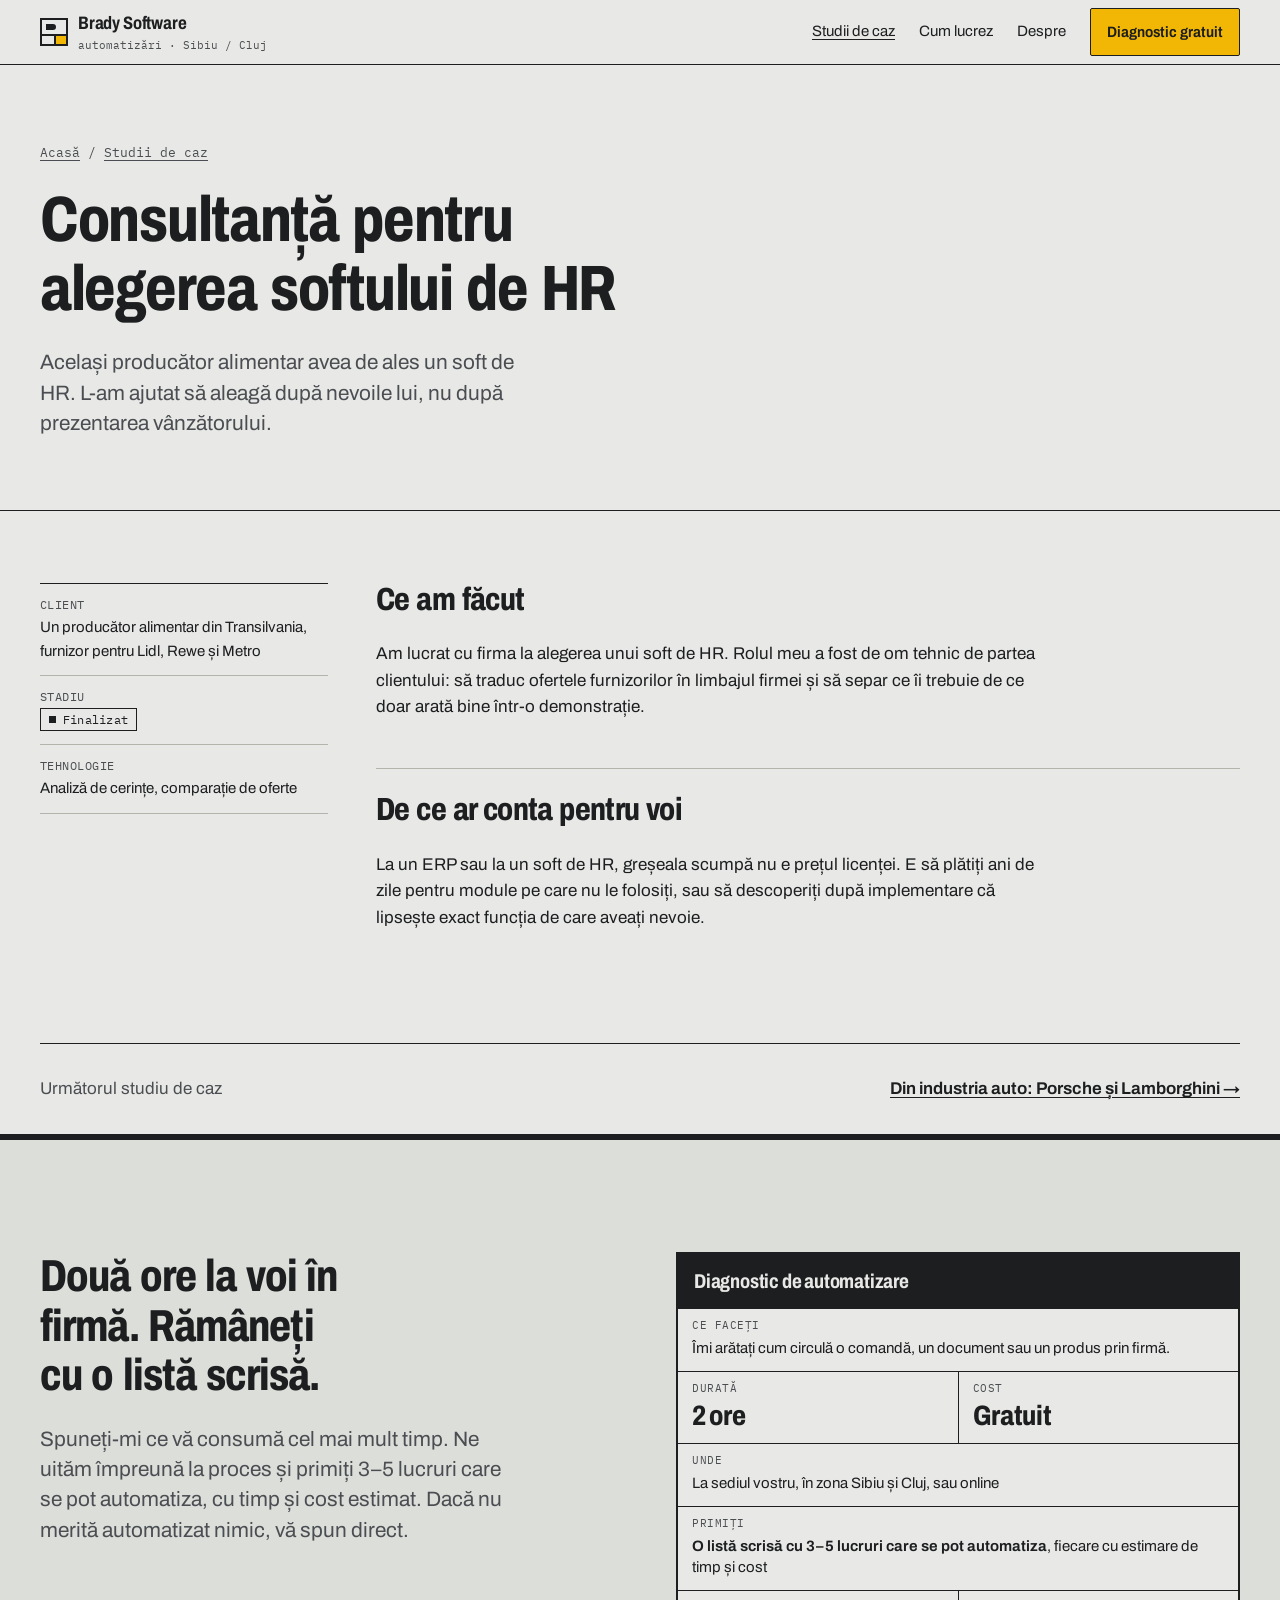
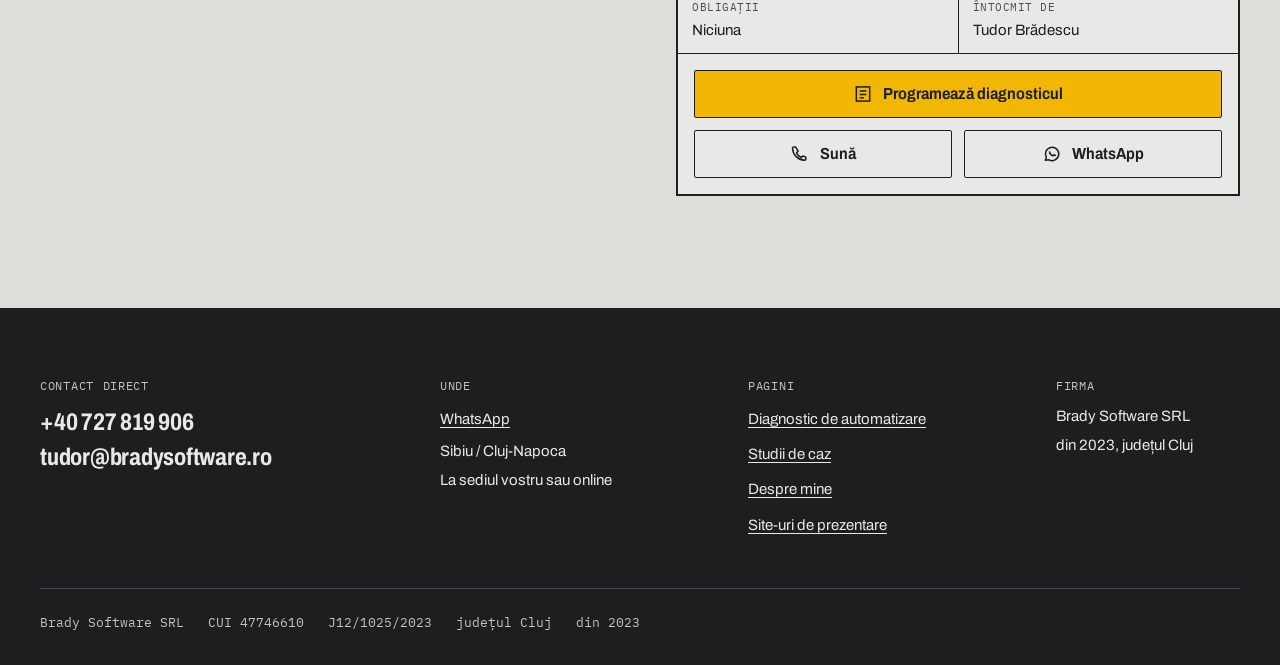
<file: studii-de-caz/consultanta-soft-hr/index.html>
<!doctype html>
<html lang="ro">
<head>
<meta charset="utf-8">
<meta name="viewport" content="width=device-width, initial-scale=1">
<title>Consultanță pentru alegerea softului de HR · Brady Software</title>
<meta name="description" content="Consultanță la alegerea unui soft de HR pentru un producător alimentar: firma alege ce îi trebuie, fără să plătească pentru funcții pe care nu le folosește.">
<meta name="google-site-verification" content="6ZUqol2t58WAzZCmuZWz_igj--zonNAEHLZI6_IPWWA">
<meta name="theme-color" content="#E8E9E6">
<link rel="canonical" href="https://bradysoftware.ro/studii-de-caz/consultanta-soft-hr/">
<link rel="icon" href="/favicon.svg" type="image/svg+xml">
<link rel="preload" href="/assets/fonts/archivo-ro.woff2" as="font" type="font/woff2" crossorigin>
<link rel="stylesheet" href="/assets/css/site.css">
<meta property="og:type" content="article">
<meta property="og:locale" content="ro_RO">
<meta property="og:site_name" content="Brady Software">
<meta property="og:title" content="Consultanță pentru alegerea softului de HR · Brady Software">
<meta property="og:description" content="Consultanță la alegerea unui soft de HR pentru un producător alimentar: firma alege ce îi trebuie, fără să plătească pentru funcții pe care nu le folosește.">
<meta property="og:url" content="https://bradysoftware.ro/studii-de-caz/consultanta-soft-hr/">
<meta property="og:image" content="https://bradysoftware.ro/og-image.jpg">
<meta property="og:image:width" content="1200">
<meta property="og:image:height" content="630">
<meta property="og:image:alt" content="Brady Software: automatizări și AI pentru producție și distribuție. Diagnostic de automatizare gratuit.">
<meta name="twitter:card" content="summary_large_image">
</head>
<body>
<a class="skip" href="#continut">Sari la conținut</a>
<header class="site-head">
  <div class="wrap">
    <a class="brand" href="/" aria-label="Brady Software, pagina principală"><svg viewBox="0 0 28 28" aria-hidden="true"><rect x="1" y="1" width="26" height="26" fill="none" stroke="#1C1E20" stroke-width="2"/><path d="M1 17h26M15 17v10" stroke="#1C1E20" stroke-width="2"/><rect x="16" y="18" width="10" height="8" fill="#F2B705"/><path d="M6 6h7a3 3 0 0 1 0 6H6z" fill="#1C1E20"/></svg><span>Brady Software<small>automatizări · Sibiu / Cluj</small></span></a>
    <nav class="nav" aria-label="Principal">
      <a href="/studii-de-caz/" aria-current="page">Studii de caz</a>
      <a href="/#cum-lucrez" class="hide-sm">Cum lucrez</a>
      <a href="/despre/">Despre</a>
      <a class="btn btn-signal" href="/diagnostic/">Diagnostic gratuit</a>
    </nav>
  </div>
</header>
<main id="continut">

<header class="page-head">
  <div class="wrap">
    <p class="crumbs"><a href="/">Acasă</a> / <a href="/studii-de-caz/">Studii de caz</a></p>
    <h1>Consultanță pentru alegerea softului de HR</h1>
    <p class="lead">Același producător alimentar avea de ales un soft de HR. L-am ajutat să aleagă după nevoile lui, nu după prezentarea vânzătorului.</p>
  </div>
</header>
<div class="wrap article">
  <aside class="article-aside" aria-label="Fișa proiectului">
    <dl>
      <dt>Client</dt><dd>Un producător alimentar din Transilvania, furnizor pentru Lidl, Rewe și Metro</dd>
      <dt>Stadiu</dt><dd><span class="status live">Finalizat</span></dd>
      <dt>Tehnologie</dt><dd>Analiză de cerințe, comparație de oferte</dd>
    </dl>
  </aside>
  <article class="prose">
    
    
<h2>Ce am făcut</h2>
<p>Am lucrat cu firma la alegerea unui soft de HR. Rolul meu a fost de om tehnic de partea clientului: să traduc ofertele furnizorilor în limbajul firmei și să separ ce îi trebuie de ce doar arată bine într-o demonstrație.</p>
<h2>De ce ar conta pentru voi</h2>
<p>La un ERP sau la un soft de HR, greșeala scumpă nu e prețul licenței. E să plătiți ani de zile pentru module pe care nu le folosiți, sau să descoperiți după implementare că lipsește exact funcția de care aveați nevoie.</p>
  </article>
</div>
<div class="wrap"><nav class="next-case" aria-label="Următorul studiu de caz"><span class="muted">Următorul studiu de caz</span><a href="/studii-de-caz/industria-auto/">Din industria auto: Porsche și Lamborghini →</a></nav></div>
<section class="section cta-final" aria-labelledby="cta-final-h">
  <div class="wrap grid">
    <div>
      <h2 id="cta-final-h">Două ore la voi în firmă. Rămâneți cu o listă scrisă.</h2>
      <p class="lead">Spuneți-mi ce vă consumă cel mai mult timp. Ne uităm împreună la proces și primiți 3–5 lucruri care se pot automatiza, cu timp și cost estimat. Dacă nu merită automatizat nimic, vă spun direct.</p>
    </div>
    <section class="tblock" aria-label="Fișa diagnosticului de automatizare">
    <div class="tblock-title"><strong>Diagnostic de automatizare</strong></div>
    <dl>
      <div class="c-wide"><dt>Ce faceți</dt><dd>Îmi arătați cum circulă o comandă, un document sau un produs prin firmă.</dd></div>
      <div><dt>Durată</dt><dd class="tb-big">2 ore</dd></div>
      <div><dt>Cost</dt><dd class="tb-big">Gratuit</dd></div>
      <div class="c-wide"><dt>Unde</dt><dd>La sediul vostru, în zona Sibiu și Cluj, sau online</dd></div>
      <div class="c-wide"><dt>Primiți</dt><dd><strong>O listă scrisă cu 3–5 lucruri care se pot automatiza</strong>, fiecare cu estimare de timp și cost</dd></div>
      <div><dt>Obligații</dt><dd>Niciuna</dd></div>
      <div><dt>Întocmit de</dt><dd>Tudor Brădescu</dd></div>
    </dl>
    <div class="tblock-foot"><div class="btn-row">
        <a class="btn btn-signal" href="/diagnostic/"><svg viewBox="0 0 24 24" aria-hidden="true" fill="none" stroke="currentColor" stroke-width="1.8"><rect x="4" y="3.5" width="16" height="17"/><path d="M8 8.5h8M8 12.5h8M8 16.5h5"/></svg>Programează diagnosticul</a>
        <a class="btn btn-line" href="tel:+40727819906"><svg viewBox="0 0 24 24" aria-hidden="true" fill="none" stroke="currentColor" stroke-width="1.8" stroke-linejoin="round"><path d="M6.6 3.5h-2a1.6 1.6 0 0 0-1.6 1.7c.6 8 6.3 13.7 14.3 14.3a1.6 1.6 0 0 0 1.7-1.6v-2l-3.6-1.6-1.9 1.9a11 11 0 0 1-5.6-5.6l1.9-1.9z"/></svg>Sună</a>
        <a class="btn btn-line" href="https://wa.me/40727819906?text=Bun%C4%83%20ziua%2C%20a%C8%99%20vrea%20un%20Diagnostic%20de%20automatizare."><svg viewBox="0 0 24 24" aria-hidden="true" fill="none" stroke="currentColor" stroke-width="1.8" stroke-linejoin="round"><path d="M4 19.5l1.2-3.6A8 8 0 1 1 8.4 19z"/><path d="M9 9.5c.3 2.4 2.1 4.2 4.5 4.6l1-1.1 1.6.7" stroke-linecap="round"/></svg>WhatsApp</a>
      </div></div>
  </section>
  </div>
</section>
</main>
<footer class="site-foot dark">
  <div class="wrap">
    <div class="foot-grid">
      <div class="foot-big">
        <h2>Contact direct</h2>
        <a href="tel:+40727819906">+40 727 819 906</a>
        <a href="mailto:tudor@bradysoftware.ro">tudor@bradysoftware.ro</a>
      </div>
      <div>
        <h2>Unde</h2>
        <ul>
          <li><a href="https://wa.me/40727819906?text=Bun%C4%83%20ziua%2C%20a%C8%99%20vrea%20un%20Diagnostic%20de%20automatizare.">WhatsApp</a></li>
          <li>Sibiu / Cluj-Napoca</li>
          <li>La sediul vostru sau online</li>
        </ul>
      </div>
      <div>
        <h2>Pagini</h2>
        <ul>
          <li><a href="/diagnostic/">Diagnostic de automatizare</a></li>
          <li><a href="/studii-de-caz/">Studii de caz</a></li>
          <li><a href="/despre/">Despre mine</a></li>
          <li><a href="/site-uri/">Site-uri de prezentare</a></li>
        </ul>
      </div>
      <div>
        <h2>Firma</h2>
        <ul>
          <li>Brady Software SRL</li>
          <li>din 2023, județul Cluj</li>
        </ul>
      </div>
    </div>
    <p class="foot-legal"><span>Brady Software SRL</span><span>CUI 47746610</span><span>J12/1025/2023</span><span>județul Cluj</span><span>din 2023</span></p>
  </div>
</footer>
<script src="/assets/js/site.js" defer></script>
</body>
</html>
</file>
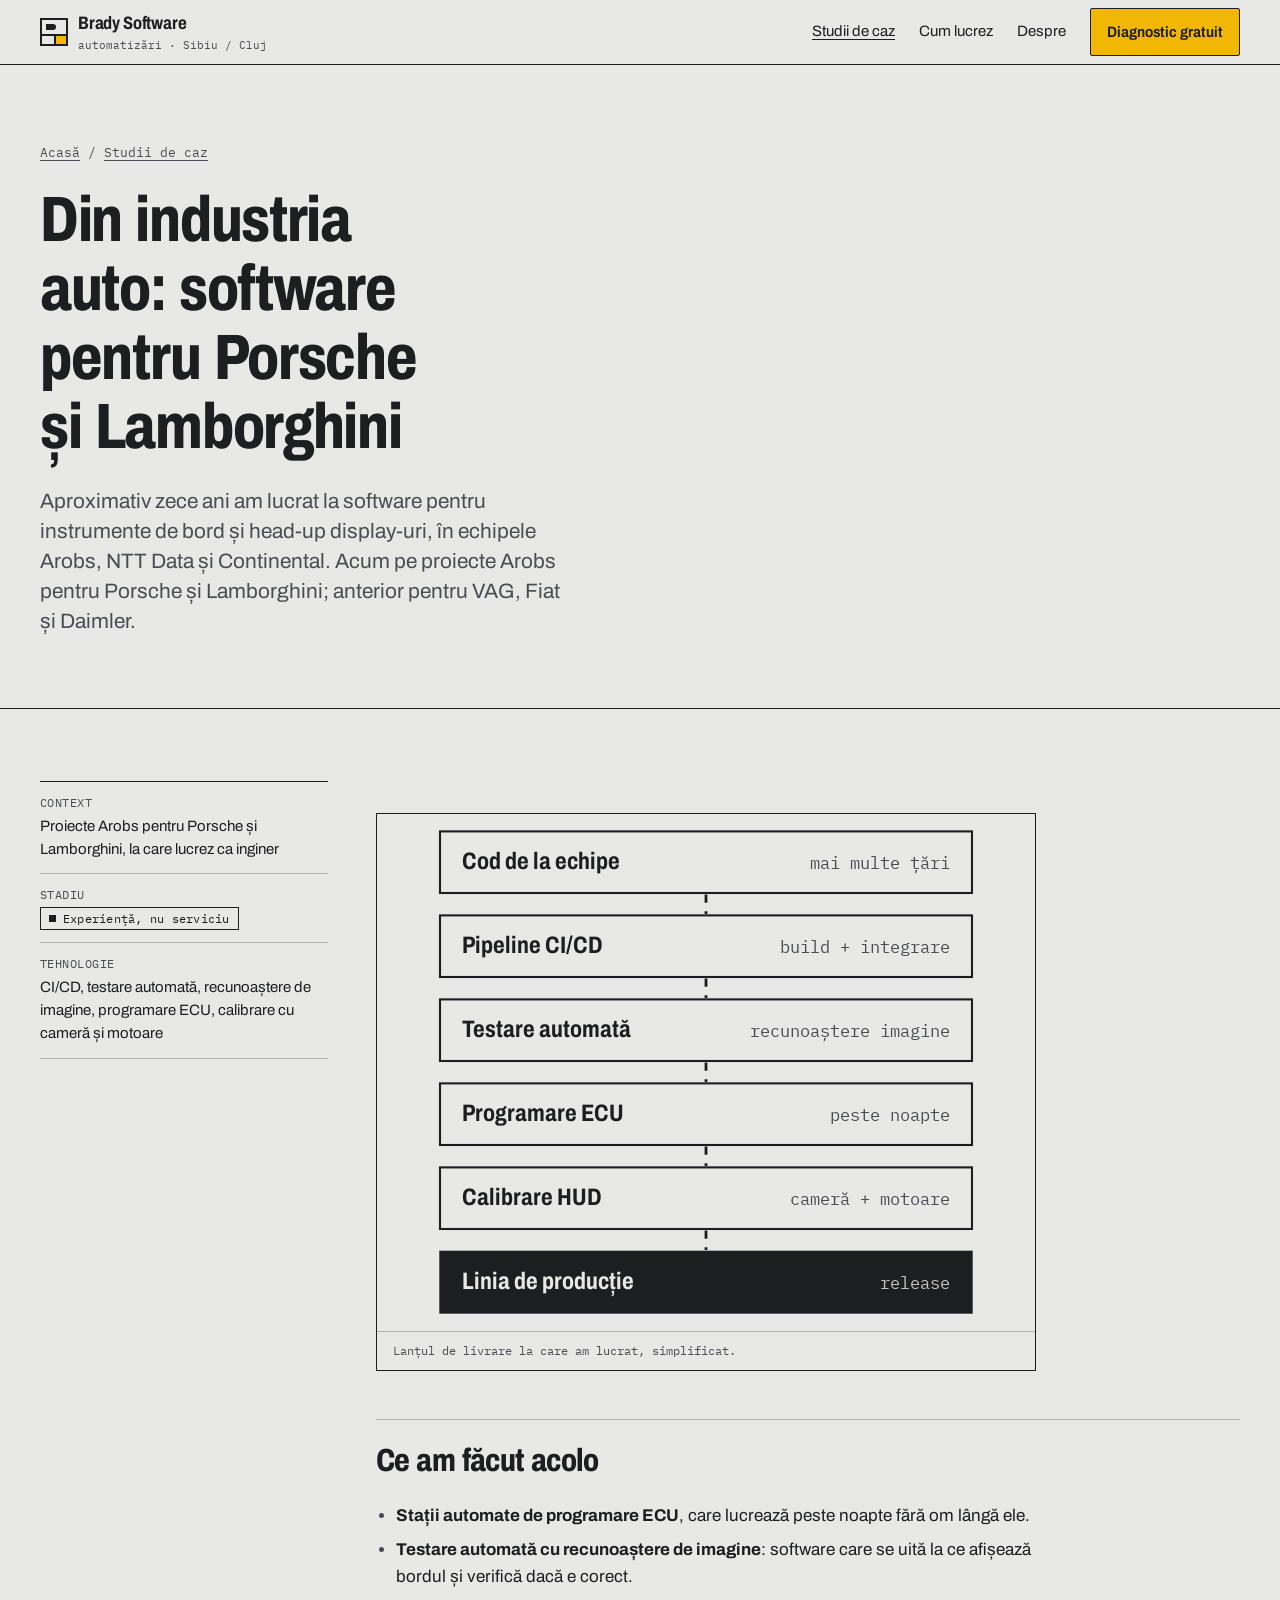
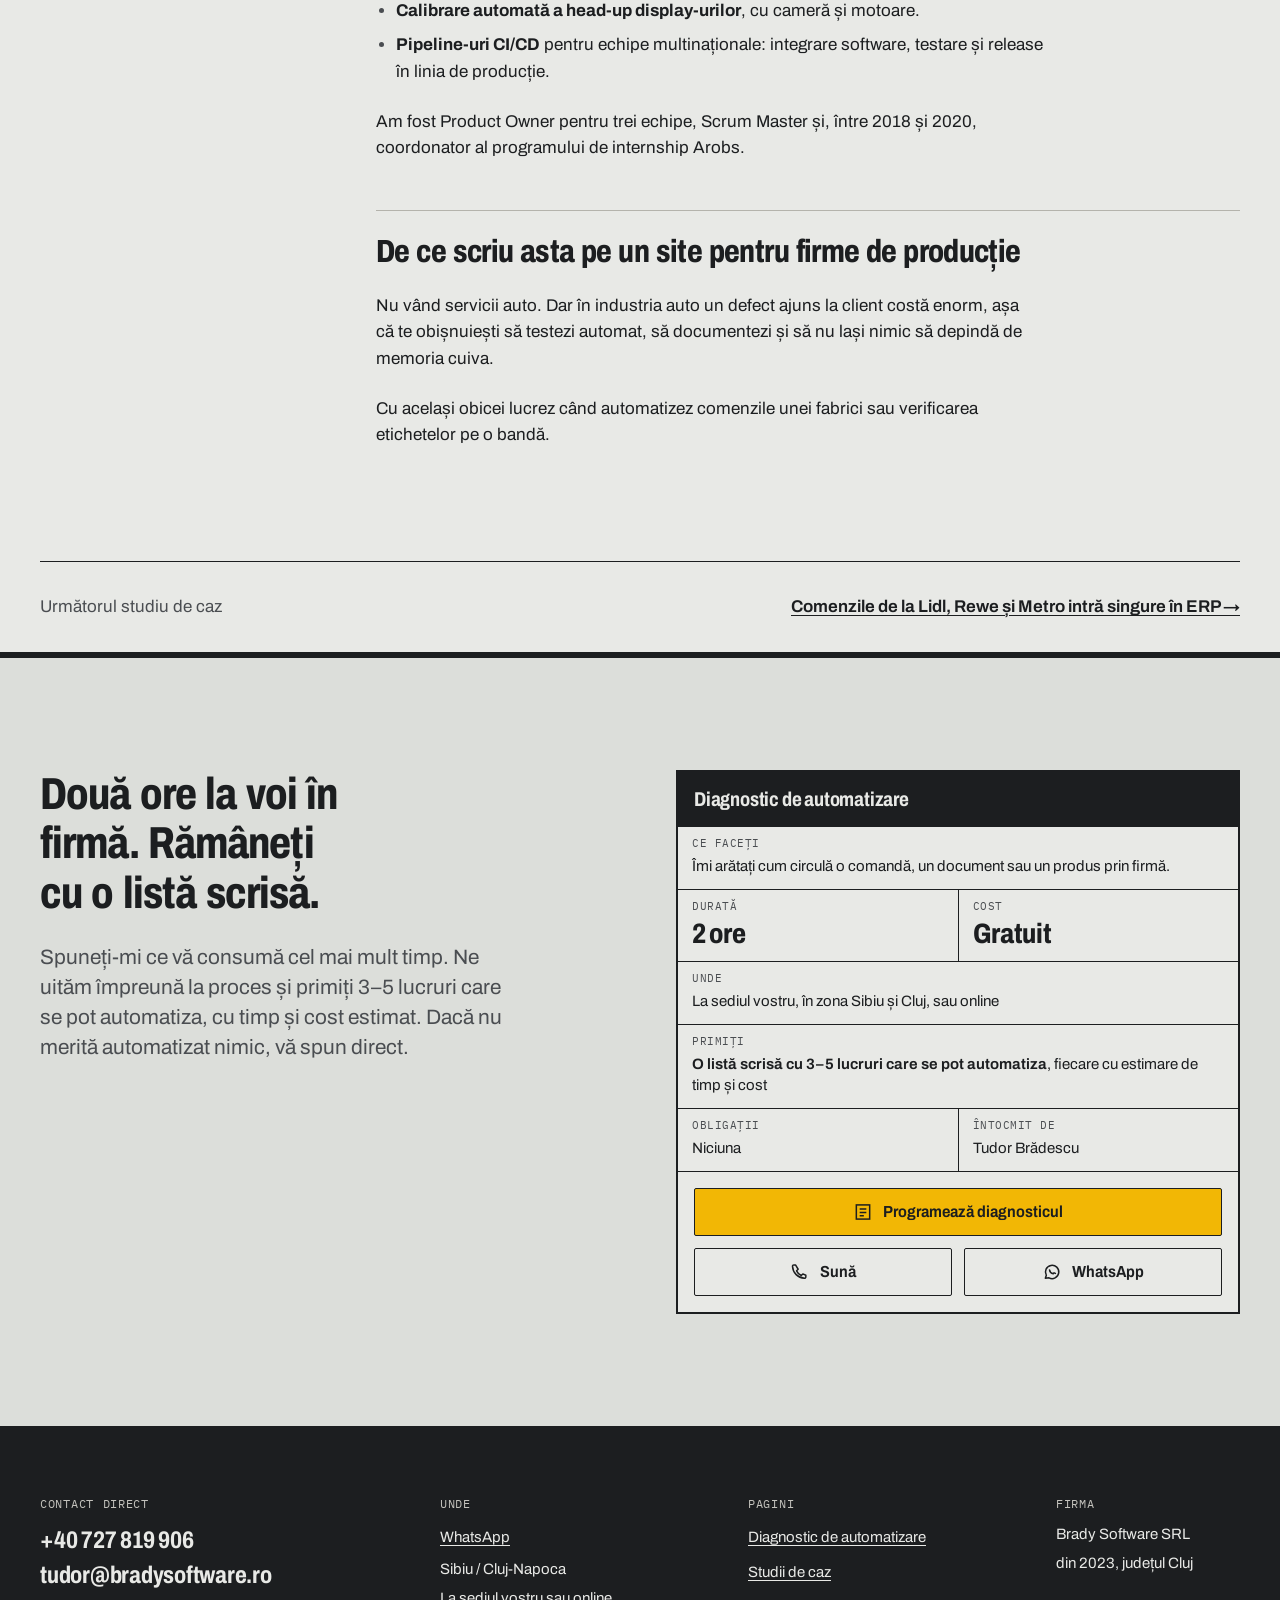
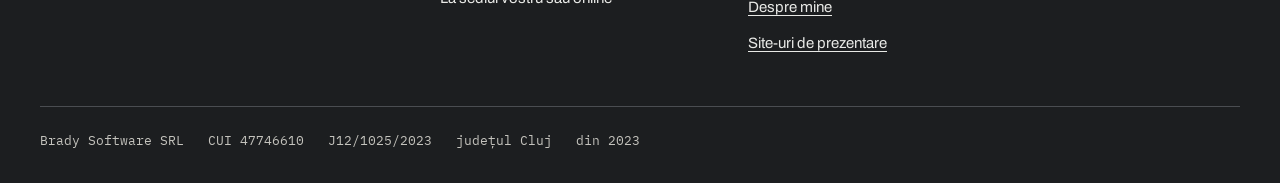
<file: studii-de-caz/industria-auto/index.html>
<!doctype html>
<html lang="ro">
<head>
<meta charset="utf-8">
<meta name="viewport" content="width=device-width, initial-scale=1">
<title>Din industria auto: software pentru Porsche și Lamborghini · Brady Software</title>
<meta name="description" content="Aproximativ 10 ani de software automotive: programare ECU automată, testare cu recunoaștere de imagine, calibrare head-up display, CI/CD. Porsche, Lamborghini, anterior VAG, Fiat, Daimler.">
<meta name="google-site-verification" content="6ZUqol2t58WAzZCmuZWz_igj--zonNAEHLZI6_IPWWA">
<meta name="theme-color" content="#E8E9E6">
<link rel="canonical" href="https://bradysoftware.ro/studii-de-caz/industria-auto/">
<link rel="icon" href="/favicon.svg" type="image/svg+xml">
<link rel="preload" href="/assets/fonts/archivo-ro.woff2" as="font" type="font/woff2" crossorigin>
<link rel="stylesheet" href="/assets/css/site.css">
<meta property="og:type" content="article">
<meta property="og:locale" content="ro_RO">
<meta property="og:site_name" content="Brady Software">
<meta property="og:title" content="Din industria auto: software pentru Porsche și Lamborghini · Brady Software">
<meta property="og:description" content="Aproximativ 10 ani de software automotive: programare ECU automată, testare cu recunoaștere de imagine, calibrare head-up display, CI/CD. Porsche, Lamborghini, anterior VAG, Fiat, Daimler.">
<meta property="og:url" content="https://bradysoftware.ro/studii-de-caz/industria-auto/">
<meta property="og:image" content="https://bradysoftware.ro/og-image.jpg">
<meta property="og:image:width" content="1200">
<meta property="og:image:height" content="630">
<meta property="og:image:alt" content="Brady Software: automatizări și AI pentru producție și distribuție. Diagnostic de automatizare gratuit.">
<meta name="twitter:card" content="summary_large_image">
</head>
<body>
<a class="skip" href="#continut">Sari la conținut</a>
<header class="site-head">
  <div class="wrap">
    <a class="brand" href="/" aria-label="Brady Software, pagina principală"><svg viewBox="0 0 28 28" aria-hidden="true"><rect x="1" y="1" width="26" height="26" fill="none" stroke="#1C1E20" stroke-width="2"/><path d="M1 17h26M15 17v10" stroke="#1C1E20" stroke-width="2"/><rect x="16" y="18" width="10" height="8" fill="#F2B705"/><path d="M6 6h7a3 3 0 0 1 0 6H6z" fill="#1C1E20"/></svg><span>Brady Software<small>automatizări · Sibiu / Cluj</small></span></a>
    <nav class="nav" aria-label="Principal">
      <a href="/studii-de-caz/" aria-current="page">Studii de caz</a>
      <a href="/#cum-lucrez" class="hide-sm">Cum lucrez</a>
      <a href="/despre/">Despre</a>
      <a class="btn btn-signal" href="/diagnostic/">Diagnostic gratuit</a>
    </nav>
  </div>
</header>
<main id="continut">

<header class="page-head">
  <div class="wrap">
    <p class="crumbs"><a href="/">Acasă</a> / <a href="/studii-de-caz/">Studii de caz</a></p>
    <h1>Din industria auto: software pentru Porsche și Lamborghini</h1>
    <p class="lead">Aproximativ zece ani am lucrat la software pentru instrumente de bord și head-up display-uri, în echipele Arobs, NTT Data și Continental. Acum pe proiecte Arobs pentru Porsche și Lamborghini; anterior pentru VAG, Fiat și Daimler.</p>
  </div>
</header>
<div class="wrap article">
  <aside class="article-aside" aria-label="Fișa proiectului">
    <dl>
      <dt>Context</dt><dd>Proiecte Arobs pentru Porsche și Lamborghini, la care lucrez ca inginer</dd>
      <dt>Stadiu</dt><dd><span class="status live">Experiență, nu serviciu</span></dd>
      <dt>Tehnologie</dt><dd>CI/CD, testare automată, recunoaștere de imagine, programare ECU, calibrare cu cameră și motoare</dd>
    </dl>
  </aside>
  <article class="prose">
    <figure class="fig"><svg class="dg" viewBox="0 0 400 346" role="img" aria-labelledby="t-indu">
  <title id="t-indu">Lanțul de livrare a software-ului auto la care am lucrat: cod de la echipe din mai multe țări, pipeline CI/CD, testare automată cu recunoaștere de imagine, programare ECU peste noapte, calibrare head-up display cu cameră și motoare, release în linia de producție.</title>
  <rect class="box" x="10" y="1" width="380" height="44"/><text class="t-lg" x="26" y="28">Cod de la echipe</text><text class="t-sm" x="374" y="28" text-anchor="end">mai multe țări</text><path class="flow" d="M200 46V60"/><rect class="box" x="10" y="61" width="380" height="44"/><text class="t-lg" x="26" y="88">Pipeline CI/CD</text><text class="t-sm" x="374" y="88" text-anchor="end">build + integrare</text><path class="flow" d="M200 106V120"/><rect class="box" x="10" y="121" width="380" height="44"/><text class="t-lg" x="26" y="148">Testare automată</text><text class="t-sm" x="374" y="148" text-anchor="end">recunoaștere imagine</text><path class="flow" d="M200 166V180"/><rect class="box" x="10" y="181" width="380" height="44"/><text class="t-lg" x="26" y="208">Programare ECU</text><text class="t-sm" x="374" y="208" text-anchor="end">peste noapte</text><path class="flow" d="M200 226V240"/><rect class="box" x="10" y="241" width="380" height="44"/><text class="t-lg" x="26" y="268">Calibrare HUD</text><text class="t-sm" x="374" y="268" text-anchor="end">cameră + motoare</text><path class="flow" d="M200 286V300"/><rect class="box-ink" x="10" y="301" width="380" height="44"/><text class="t-lg t-inv" x="26" y="328">Linia de producție</text><text class="t-sm t-inv" x="374" y="328" text-anchor="end" style="fill:#C4C3BD">release</text>
</svg><figcaption>Lanțul de livrare la care am lucrat, simplificat.</figcaption></figure>
    
<h2>Ce am făcut acolo</h2>
<ul>
  <li><strong>Stații automate de programare ECU</strong>, care lucrează peste noapte fără om lângă ele.</li>
  <li><strong>Testare automată cu recunoaștere de imagine</strong>: software care se uită la ce afișează bordul și verifică dacă e corect.</li>
  <li><strong>Calibrare automată a head-up display-urilor</strong>, cu cameră și motoare.</li>
  <li><strong>Pipeline-uri CI/CD</strong> pentru echipe multinaționale: integrare software, testare și release în linia de producție.</li>
</ul>
<p>Am fost Product Owner pentru trei echipe, Scrum Master și, între 2018 și 2020, coordonator al programului de internship Arobs.</p>
<h2>De ce scriu asta pe un site pentru firme de producție</h2>
<p>Nu vând servicii auto. Dar în industria auto un defect ajuns la client costă enorm, așa că te obișnuiești să testezi automat, să documentezi și să nu lași nimic să depindă de memoria cuiva.</p>
<p>Cu același obicei lucrez când automatizez comenzile unei fabrici sau verificarea etichetelor pe o bandă.</p>
  </article>
</div>
<div class="wrap"><nav class="next-case" aria-label="Următorul studiu de caz"><span class="muted">Următorul studiu de caz</span><a href="/studii-de-caz/comenzi-lidl-rewe-metro-erp/">Comenzile de la Lidl, Rewe și Metro intră singure în ERP →</a></nav></div>
<section class="section cta-final" aria-labelledby="cta-final-h">
  <div class="wrap grid">
    <div>
      <h2 id="cta-final-h">Două ore la voi în firmă. Rămâneți cu o listă scrisă.</h2>
      <p class="lead">Spuneți-mi ce vă consumă cel mai mult timp. Ne uităm împreună la proces și primiți 3–5 lucruri care se pot automatiza, cu timp și cost estimat. Dacă nu merită automatizat nimic, vă spun direct.</p>
    </div>
    <section class="tblock" aria-label="Fișa diagnosticului de automatizare">
    <div class="tblock-title"><strong>Diagnostic de automatizare</strong></div>
    <dl>
      <div class="c-wide"><dt>Ce faceți</dt><dd>Îmi arătați cum circulă o comandă, un document sau un produs prin firmă.</dd></div>
      <div><dt>Durată</dt><dd class="tb-big">2 ore</dd></div>
      <div><dt>Cost</dt><dd class="tb-big">Gratuit</dd></div>
      <div class="c-wide"><dt>Unde</dt><dd>La sediul vostru, în zona Sibiu și Cluj, sau online</dd></div>
      <div class="c-wide"><dt>Primiți</dt><dd><strong>O listă scrisă cu 3–5 lucruri care se pot automatiza</strong>, fiecare cu estimare de timp și cost</dd></div>
      <div><dt>Obligații</dt><dd>Niciuna</dd></div>
      <div><dt>Întocmit de</dt><dd>Tudor Brădescu</dd></div>
    </dl>
    <div class="tblock-foot"><div class="btn-row">
        <a class="btn btn-signal" href="/diagnostic/"><svg viewBox="0 0 24 24" aria-hidden="true" fill="none" stroke="currentColor" stroke-width="1.8"><rect x="4" y="3.5" width="16" height="17"/><path d="M8 8.5h8M8 12.5h8M8 16.5h5"/></svg>Programează diagnosticul</a>
        <a class="btn btn-line" href="tel:+40727819906"><svg viewBox="0 0 24 24" aria-hidden="true" fill="none" stroke="currentColor" stroke-width="1.8" stroke-linejoin="round"><path d="M6.6 3.5h-2a1.6 1.6 0 0 0-1.6 1.7c.6 8 6.3 13.7 14.3 14.3a1.6 1.6 0 0 0 1.7-1.6v-2l-3.6-1.6-1.9 1.9a11 11 0 0 1-5.6-5.6l1.9-1.9z"/></svg>Sună</a>
        <a class="btn btn-line" href="https://wa.me/40727819906?text=Bun%C4%83%20ziua%2C%20a%C8%99%20vrea%20un%20Diagnostic%20de%20automatizare."><svg viewBox="0 0 24 24" aria-hidden="true" fill="none" stroke="currentColor" stroke-width="1.8" stroke-linejoin="round"><path d="M4 19.5l1.2-3.6A8 8 0 1 1 8.4 19z"/><path d="M9 9.5c.3 2.4 2.1 4.2 4.5 4.6l1-1.1 1.6.7" stroke-linecap="round"/></svg>WhatsApp</a>
      </div></div>
  </section>
  </div>
</section>
</main>
<footer class="site-foot dark">
  <div class="wrap">
    <div class="foot-grid">
      <div class="foot-big">
        <h2>Contact direct</h2>
        <a href="tel:+40727819906">+40 727 819 906</a>
        <a href="mailto:tudor@bradysoftware.ro">tudor@bradysoftware.ro</a>
      </div>
      <div>
        <h2>Unde</h2>
        <ul>
          <li><a href="https://wa.me/40727819906?text=Bun%C4%83%20ziua%2C%20a%C8%99%20vrea%20un%20Diagnostic%20de%20automatizare.">WhatsApp</a></li>
          <li>Sibiu / Cluj-Napoca</li>
          <li>La sediul vostru sau online</li>
        </ul>
      </div>
      <div>
        <h2>Pagini</h2>
        <ul>
          <li><a href="/diagnostic/">Diagnostic de automatizare</a></li>
          <li><a href="/studii-de-caz/">Studii de caz</a></li>
          <li><a href="/despre/">Despre mine</a></li>
          <li><a href="/site-uri/">Site-uri de prezentare</a></li>
        </ul>
      </div>
      <div>
        <h2>Firma</h2>
        <ul>
          <li>Brady Software SRL</li>
          <li>din 2023, județul Cluj</li>
        </ul>
      </div>
    </div>
    <p class="foot-legal"><span>Brady Software SRL</span><span>CUI 47746610</span><span>J12/1025/2023</span><span>județul Cluj</span><span>din 2023</span></p>
  </div>
</footer>
<script src="/assets/js/site.js" defer></script>
</body>
</html>
</file>
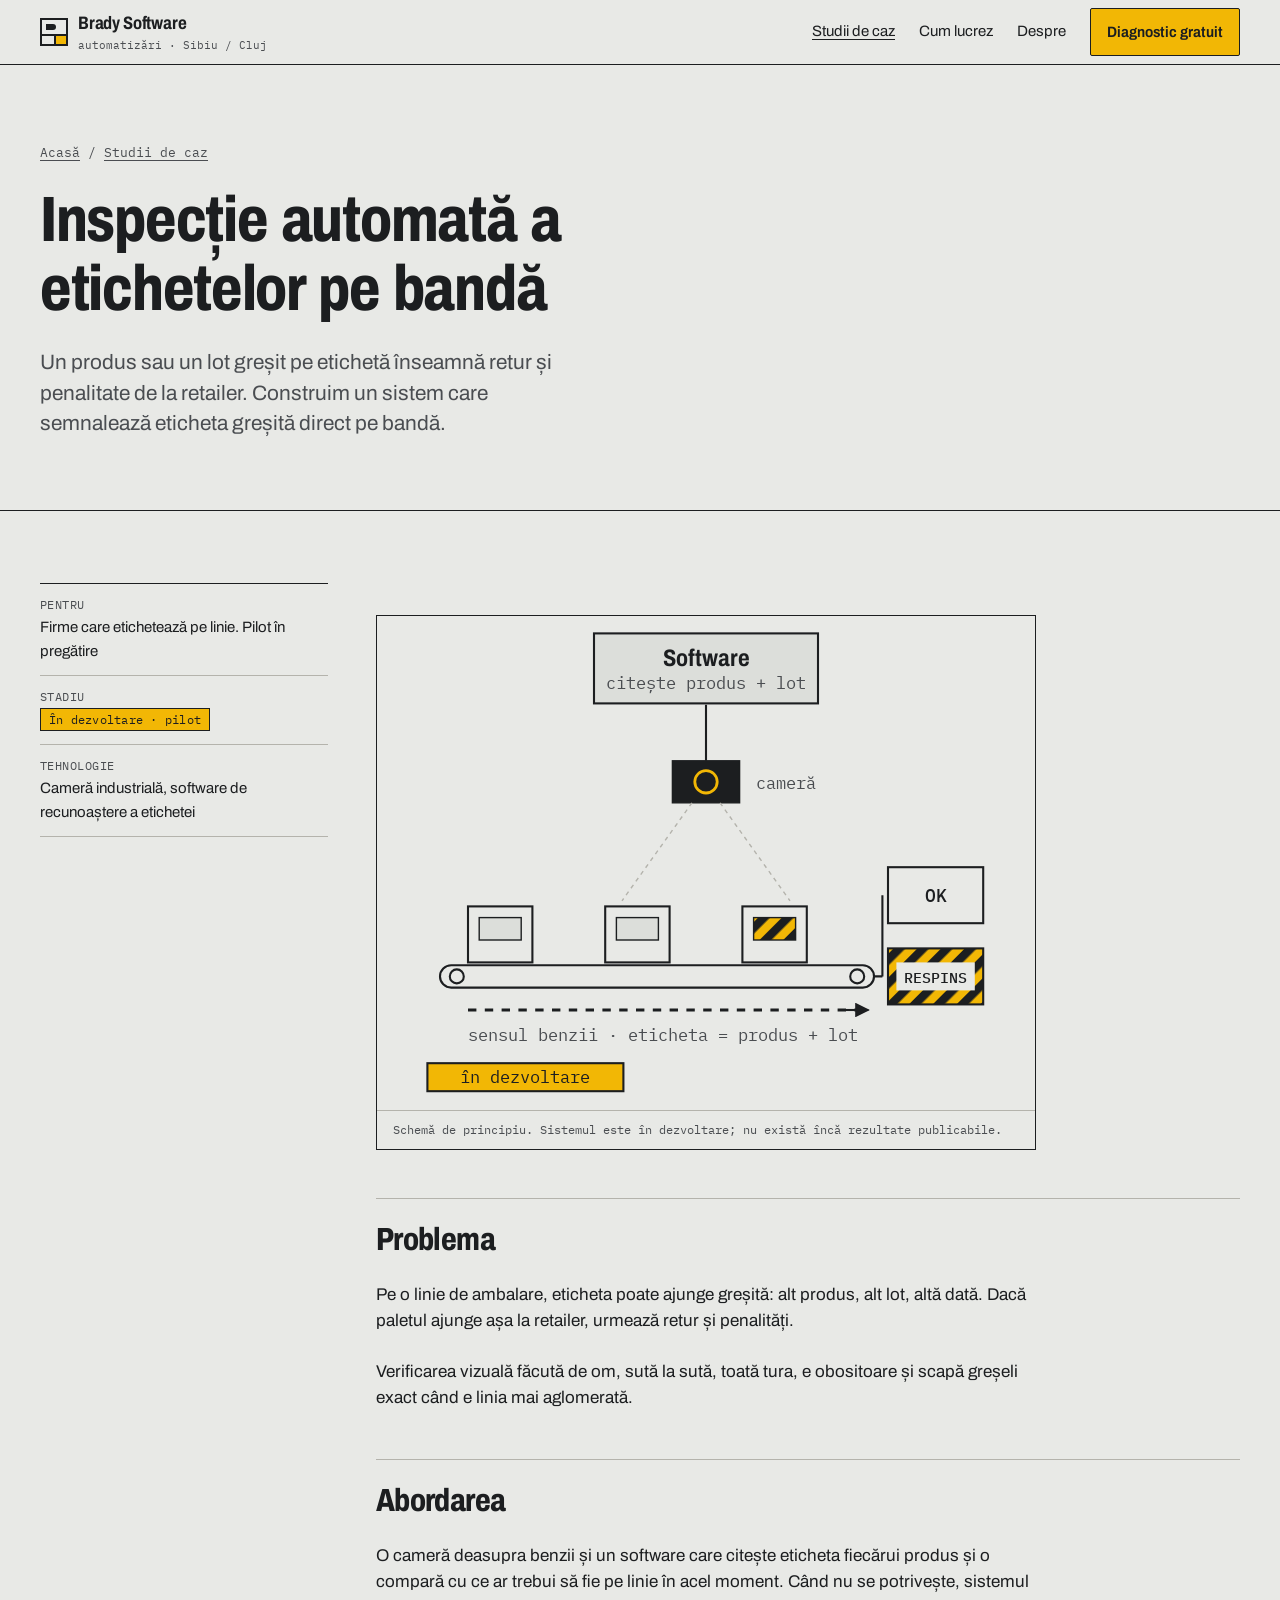
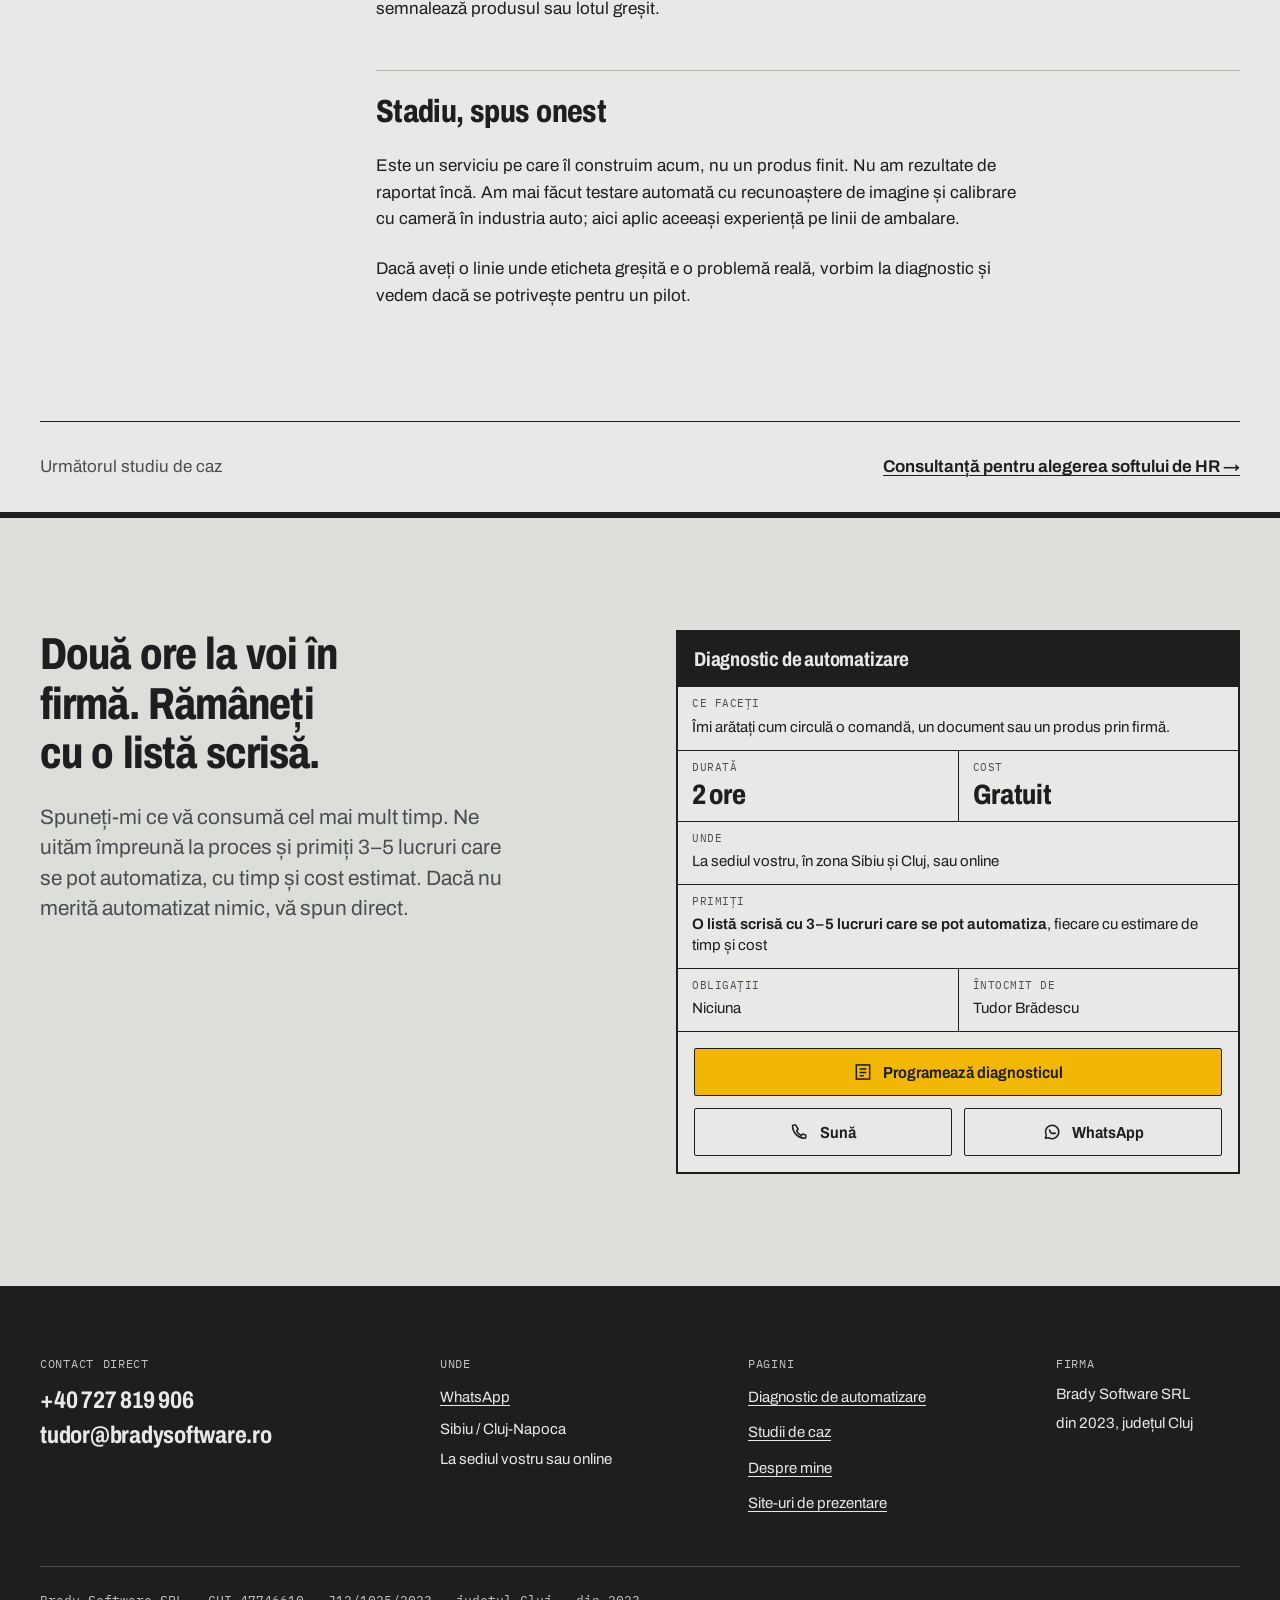
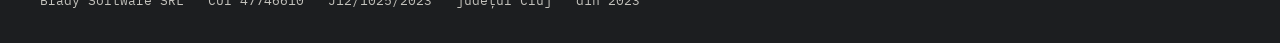
<file: studii-de-caz/inspectie-etichete-banda/index.html>
<!doctype html>
<html lang="ro">
<head>
<meta charset="utf-8">
<meta name="viewport" content="width=device-width, initial-scale=1">
<title>Inspecție automată a etichetelor pe bandă · Brady Software</title>
<meta name="description" content="Serviciu în dezvoltare: cameră pe bandă și software care citește eticheta și semnalează lotul sau produsul greșit, înainte să ajungă la retailer.">
<meta name="google-site-verification" content="6ZUqol2t58WAzZCmuZWz_igj--zonNAEHLZI6_IPWWA">
<meta name="theme-color" content="#E8E9E6">
<link rel="canonical" href="https://bradysoftware.ro/studii-de-caz/inspectie-etichete-banda/">
<link rel="icon" href="/favicon.svg" type="image/svg+xml">
<link rel="preload" href="/assets/fonts/archivo-ro.woff2" as="font" type="font/woff2" crossorigin>
<link rel="stylesheet" href="/assets/css/site.css">
<meta property="og:type" content="article">
<meta property="og:locale" content="ro_RO">
<meta property="og:site_name" content="Brady Software">
<meta property="og:title" content="Inspecție automată a etichetelor pe bandă · Brady Software">
<meta property="og:description" content="Serviciu în dezvoltare: cameră pe bandă și software care citește eticheta și semnalează lotul sau produsul greșit, înainte să ajungă la retailer.">
<meta property="og:url" content="https://bradysoftware.ro/studii-de-caz/inspectie-etichete-banda/">
<meta property="og:image" content="https://bradysoftware.ro/og-image.jpg">
<meta property="og:image:width" content="1200">
<meta property="og:image:height" content="630">
<meta property="og:image:alt" content="Brady Software: automatizări și AI pentru producție și distribuție. Diagnostic de automatizare gratuit.">
<meta name="twitter:card" content="summary_large_image">
</head>
<body>
<a class="skip" href="#continut">Sari la conținut</a>
<header class="site-head">
  <div class="wrap">
    <a class="brand" href="/" aria-label="Brady Software, pagina principală"><svg viewBox="0 0 28 28" aria-hidden="true"><rect x="1" y="1" width="26" height="26" fill="none" stroke="#1C1E20" stroke-width="2"/><path d="M1 17h26M15 17v10" stroke="#1C1E20" stroke-width="2"/><rect x="16" y="18" width="10" height="8" fill="#F2B705"/><path d="M6 6h7a3 3 0 0 1 0 6H6z" fill="#1C1E20"/></svg><span>Brady Software<small>automatizări · Sibiu / Cluj</small></span></a>
    <nav class="nav" aria-label="Principal">
      <a href="/studii-de-caz/" aria-current="page">Studii de caz</a>
      <a href="/#cum-lucrez" class="hide-sm">Cum lucrez</a>
      <a href="/despre/">Despre</a>
      <a class="btn btn-signal" href="/diagnostic/">Diagnostic gratuit</a>
    </nav>
  </div>
</header>
<main id="continut">

<header class="page-head">
  <div class="wrap">
    <p class="crumbs"><a href="/">Acasă</a> / <a href="/studii-de-caz/">Studii de caz</a></p>
    <h1>Inspecție automată a etichetelor pe bandă</h1>
    <p class="lead">Un produs sau un lot greșit pe etichetă înseamnă retur și penalitate de la retailer. Construim un sistem care semnalează eticheta greșită direct pe bandă.</p>
  </div>
</header>
<div class="wrap article">
  <aside class="article-aside" aria-label="Fișa proiectului">
    <dl>
      <dt>Pentru</dt><dd>Firme care etichetează pe linie. Pilot în pregătire</dd>
      <dt>Stadiu</dt><dd><span class="status dev">În dezvoltare · pilot</span></dd>
      <dt>Tehnologie</dt><dd>Cameră industrială, software de recunoaștere a etichetei</dd>
    </dl>
  </aside>
  <article class="prose">
    <figure class="fig"><svg class="dg" viewBox="0 0 400 330" role="img" aria-labelledby="t-insp">
  <title id="t-insp">Schemă de principiu: produsele trec pe bandă pe sub o cameră; software-ul citește eticheta și separă produsele cu eticheta corectă (OK) de cele cu lot sau produs greșit (RESPINS). Sistem în dezvoltare.</title>
  <defs>
  <marker id="ah-insp" viewBox="0 0 10 10" refX="9" refY="5" markerWidth="7" markerHeight="7" orient="auto-start-reverse"><path d="M0 0L10 5L0 10z" class="arrow"/></marker>
  <pattern id="hz-insp" width="12" height="12" patternUnits="userSpaceOnUse" patternTransform="rotate(45)"><rect width="12" height="12" fill="#F2B705"/><rect width="6" height="12" fill="#1C1E20"/></pattern>
</defs>
  <rect class="box-2" x="120" y="1" width="160" height="50"/>
  <text class="t-lg" x="200" y="24" text-anchor="middle">Software</text>
  <text class="t-sm" x="200" y="41" text-anchor="middle">citește produs + lot</text>
  <path class="wire" d="M200 52V92"/>
  <rect class="box-ink" x="176" y="92" width="48" height="30"/>
  <circle cx="200" cy="107" r="8" fill="none" stroke="#F2B705" stroke-width="2"/>
  <text class="t-sm" x="236" y="112">cameră</text>
  <path class="thin" d="M190 122L140 192M210 122L260 192" stroke-dasharray="3 3"/>
  <rect class="box" x="30" y="196" width="46" height="40"/><rect x="38" y="204" width="30" height="16" fill="#DCDEDA" stroke="#1C1E20"/><rect class="box" x="128" y="196" width="46" height="40"/><rect x="136" y="204" width="30" height="16" fill="#DCDEDA" stroke="#1C1E20"/><rect class="box" x="226" y="196" width="46" height="40"/><rect x="234" y="204" width="30" height="16" fill="url(#hz-insp)" stroke="#1C1E20"/>
  <rect class="box" x="10" y="238" width="310" height="16" rx="8"/>
  <circle cx="22" cy="246" r="5" class="box"/><circle cx="308" cy="246" r="5" class="box"/>
  <path class="flow" d="M30 270H312"/>
  <path class="wire" d="M300 270H316" marker-end="url(#ah-insp)"/>
  <text class="t-sm" x="30" y="292">sensul benzii · eticheta = produs + lot</text>
  <rect class="box" x="330" y="168" width="68" height="40"/>
  <text x="364" y="193" text-anchor="middle" style="font-weight:500">OK</text>
  <rect x="330" y="226" width="68" height="40" fill="url(#hz-insp)" stroke="#1C1E20" stroke-width="1.5"/>
  <rect x="336" y="236" width="56" height="20" fill="#E8E9E6"/>
  <text x="364" y="251" text-anchor="middle" style="font-size:11px;font-weight:500">RESPINS</text>
  <path class="wire" d="M320 246H326M326 188V246" />
  <rect class="box-sig" x="1" y="308" width="140" height="20"/>
  <text x="71" y="322" text-anchor="middle" class="t-sm" style="fill:#1C1E20">în dezvoltare</text>
</svg><figcaption>Schemă de principiu. Sistemul este în dezvoltare; nu există încă rezultate publicabile.</figcaption></figure>
    
<h2>Problema</h2>
<p>Pe o linie de ambalare, eticheta poate ajunge greșită: alt produs, alt lot, altă dată. Dacă paletul ajunge așa la retailer, urmează retur și penalități.</p>
<p>Verificarea vizuală făcută de om, sută la sută, toată tura, e obositoare și scapă greșeli exact când e linia mai aglomerată.</p>
<h2>Abordarea</h2>
<p>O cameră deasupra benzii și un software care citește eticheta fiecărui produs și o compară cu ce ar trebui să fie pe linie în acel moment. Când nu se potrivește, sistemul semnalează produsul sau lotul greșit.</p>
<h2>Stadiu, spus onest</h2>
<p>Este un serviciu pe care îl construim acum, nu un produs finit. Nu am rezultate de raportat încă. Am mai făcut testare automată cu recunoaștere de imagine și calibrare cu cameră în industria auto; aici aplic aceeași experiență pe linii de ambalare.</p>
<p>Dacă aveți o linie unde eticheta greșită e o problemă reală, vorbim la diagnostic și vedem dacă se potrivește pentru un pilot.</p>
  </article>
</div>
<div class="wrap"><nav class="next-case" aria-label="Următorul studiu de caz"><span class="muted">Următorul studiu de caz</span><a href="/studii-de-caz/consultanta-soft-hr/">Consultanță pentru alegerea softului de HR →</a></nav></div>
<section class="section cta-final" aria-labelledby="cta-final-h">
  <div class="wrap grid">
    <div>
      <h2 id="cta-final-h">Două ore la voi în firmă. Rămâneți cu o listă scrisă.</h2>
      <p class="lead">Spuneți-mi ce vă consumă cel mai mult timp. Ne uităm împreună la proces și primiți 3–5 lucruri care se pot automatiza, cu timp și cost estimat. Dacă nu merită automatizat nimic, vă spun direct.</p>
    </div>
    <section class="tblock" aria-label="Fișa diagnosticului de automatizare">
    <div class="tblock-title"><strong>Diagnostic de automatizare</strong></div>
    <dl>
      <div class="c-wide"><dt>Ce faceți</dt><dd>Îmi arătați cum circulă o comandă, un document sau un produs prin firmă.</dd></div>
      <div><dt>Durată</dt><dd class="tb-big">2 ore</dd></div>
      <div><dt>Cost</dt><dd class="tb-big">Gratuit</dd></div>
      <div class="c-wide"><dt>Unde</dt><dd>La sediul vostru, în zona Sibiu și Cluj, sau online</dd></div>
      <div class="c-wide"><dt>Primiți</dt><dd><strong>O listă scrisă cu 3–5 lucruri care se pot automatiza</strong>, fiecare cu estimare de timp și cost</dd></div>
      <div><dt>Obligații</dt><dd>Niciuna</dd></div>
      <div><dt>Întocmit de</dt><dd>Tudor Brădescu</dd></div>
    </dl>
    <div class="tblock-foot"><div class="btn-row">
        <a class="btn btn-signal" href="/diagnostic/"><svg viewBox="0 0 24 24" aria-hidden="true" fill="none" stroke="currentColor" stroke-width="1.8"><rect x="4" y="3.5" width="16" height="17"/><path d="M8 8.5h8M8 12.5h8M8 16.5h5"/></svg>Programează diagnosticul</a>
        <a class="btn btn-line" href="tel:+40727819906"><svg viewBox="0 0 24 24" aria-hidden="true" fill="none" stroke="currentColor" stroke-width="1.8" stroke-linejoin="round"><path d="M6.6 3.5h-2a1.6 1.6 0 0 0-1.6 1.7c.6 8 6.3 13.7 14.3 14.3a1.6 1.6 0 0 0 1.7-1.6v-2l-3.6-1.6-1.9 1.9a11 11 0 0 1-5.6-5.6l1.9-1.9z"/></svg>Sună</a>
        <a class="btn btn-line" href="https://wa.me/40727819906?text=Bun%C4%83%20ziua%2C%20a%C8%99%20vrea%20un%20Diagnostic%20de%20automatizare."><svg viewBox="0 0 24 24" aria-hidden="true" fill="none" stroke="currentColor" stroke-width="1.8" stroke-linejoin="round"><path d="M4 19.5l1.2-3.6A8 8 0 1 1 8.4 19z"/><path d="M9 9.5c.3 2.4 2.1 4.2 4.5 4.6l1-1.1 1.6.7" stroke-linecap="round"/></svg>WhatsApp</a>
      </div></div>
  </section>
  </div>
</section>
</main>
<footer class="site-foot dark">
  <div class="wrap">
    <div class="foot-grid">
      <div class="foot-big">
        <h2>Contact direct</h2>
        <a href="tel:+40727819906">+40 727 819 906</a>
        <a href="mailto:tudor@bradysoftware.ro">tudor@bradysoftware.ro</a>
      </div>
      <div>
        <h2>Unde</h2>
        <ul>
          <li><a href="https://wa.me/40727819906?text=Bun%C4%83%20ziua%2C%20a%C8%99%20vrea%20un%20Diagnostic%20de%20automatizare.">WhatsApp</a></li>
          <li>Sibiu / Cluj-Napoca</li>
          <li>La sediul vostru sau online</li>
        </ul>
      </div>
      <div>
        <h2>Pagini</h2>
        <ul>
          <li><a href="/diagnostic/">Diagnostic de automatizare</a></li>
          <li><a href="/studii-de-caz/">Studii de caz</a></li>
          <li><a href="/despre/">Despre mine</a></li>
          <li><a href="/site-uri/">Site-uri de prezentare</a></li>
        </ul>
      </div>
      <div>
        <h2>Firma</h2>
        <ul>
          <li>Brady Software SRL</li>
          <li>din 2023, județul Cluj</li>
        </ul>
      </div>
    </div>
    <p class="foot-legal"><span>Brady Software SRL</span><span>CUI 47746610</span><span>J12/1025/2023</span><span>județul Cluj</span><span>din 2023</span></p>
  </div>
</footer>
<script src="/assets/js/site.js" defer></script>
</body>
</html>
</file>
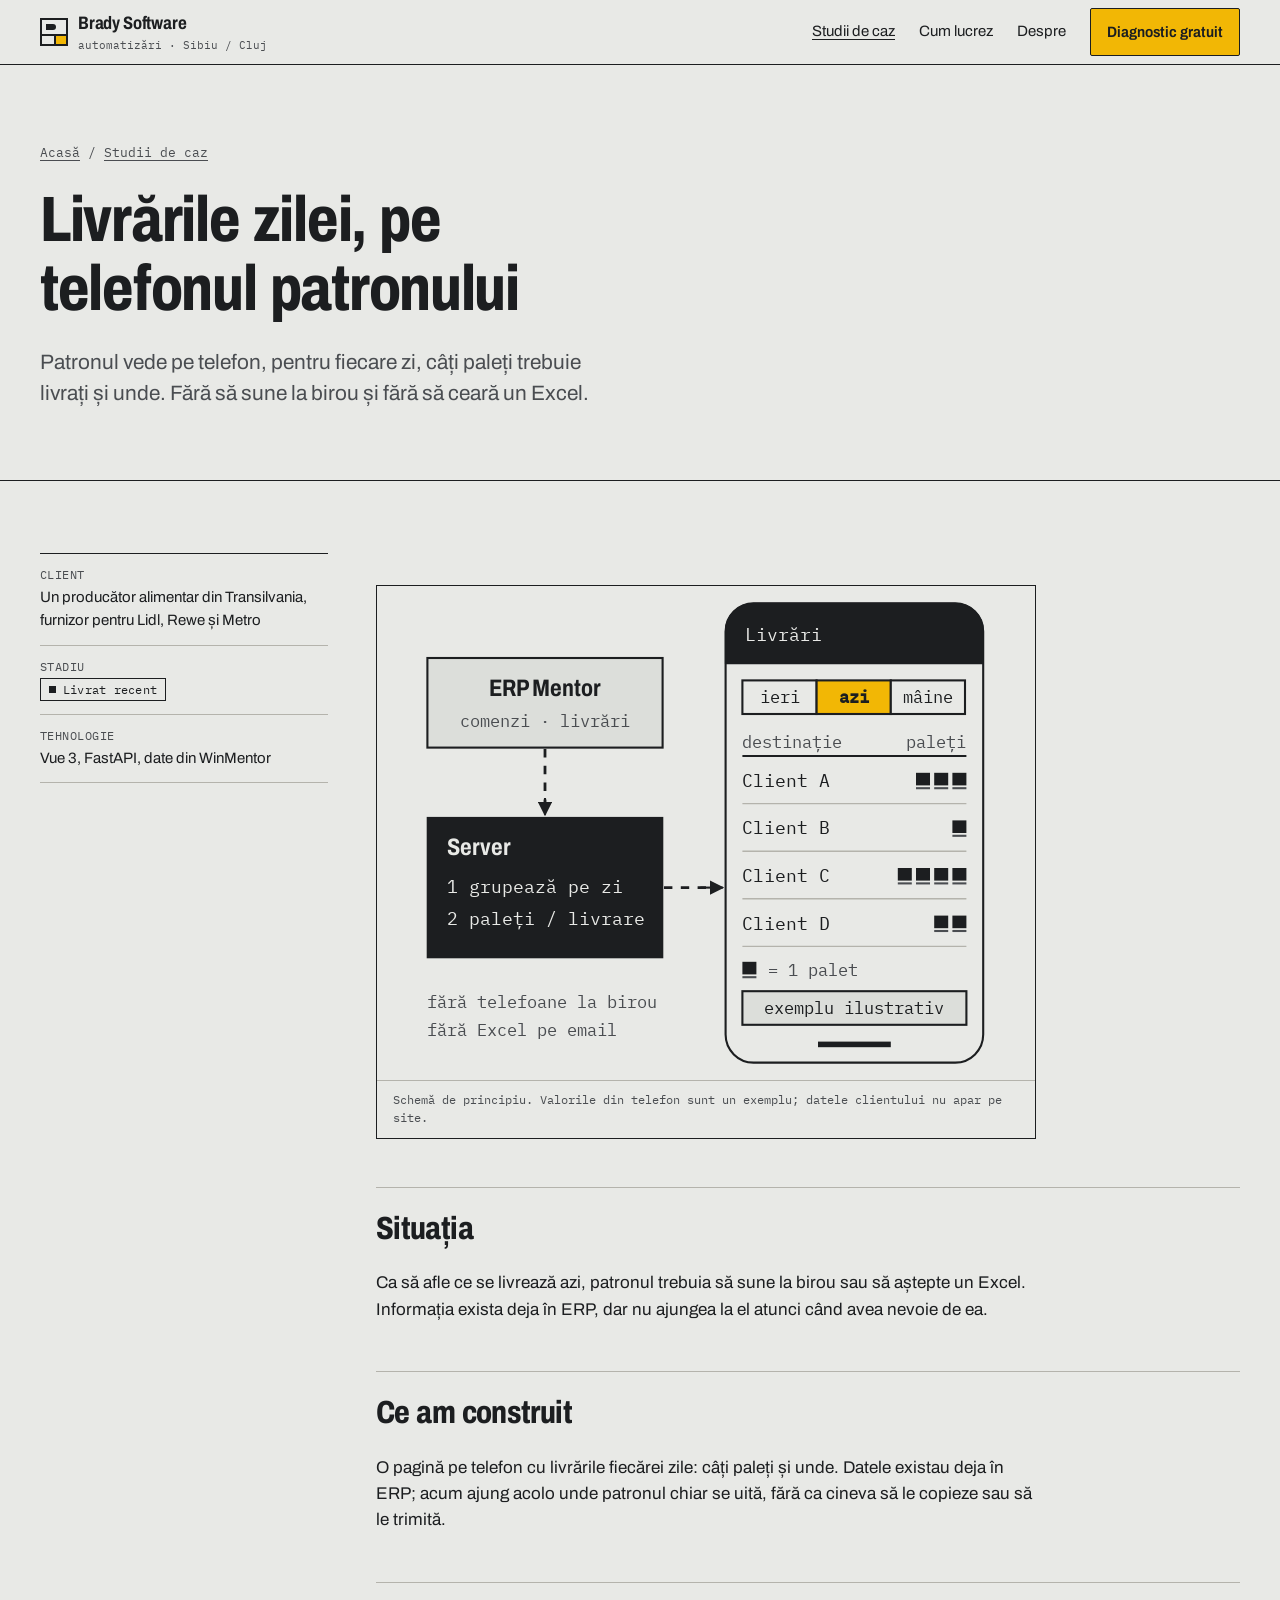
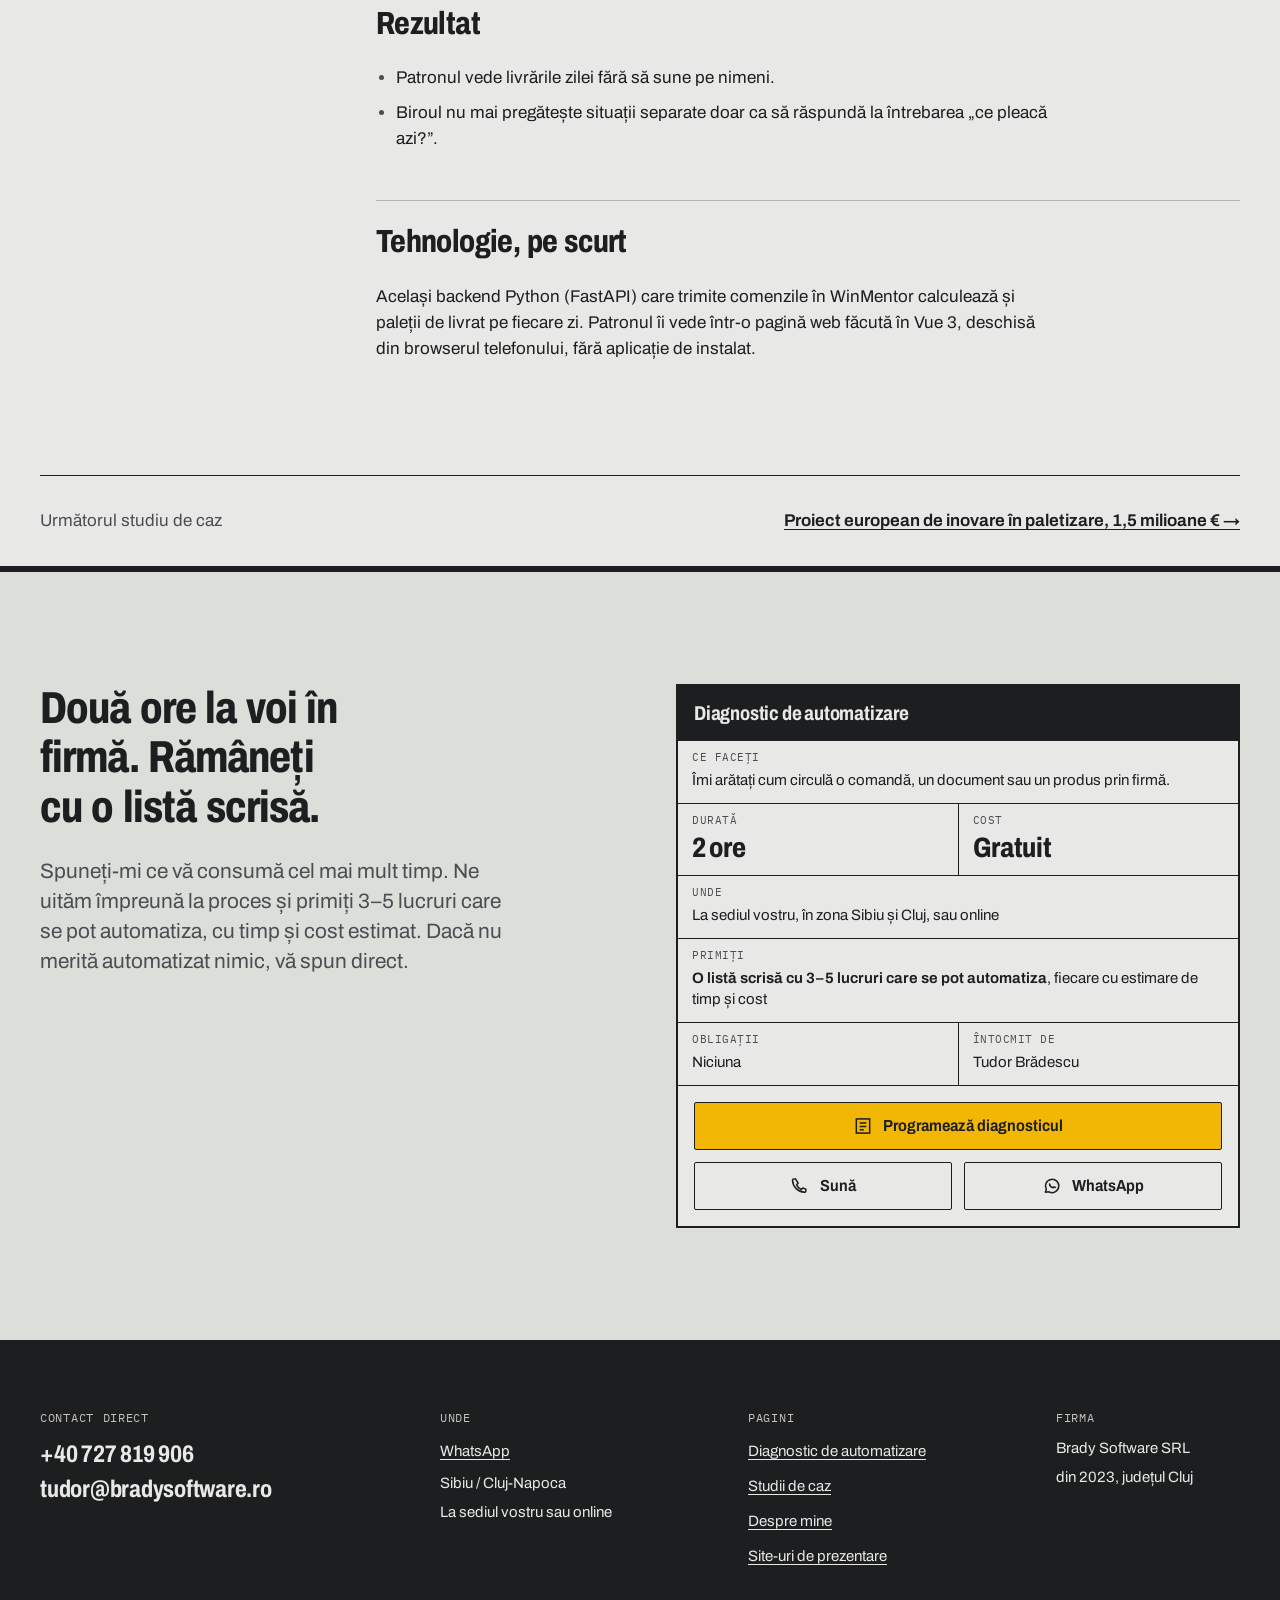
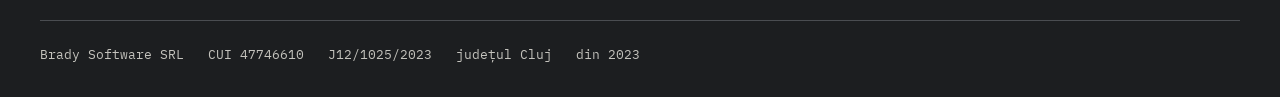
<file: studii-de-caz/livrari-pe-telefonul-patronului/index.html>
<!doctype html>
<html lang="ro">
<head>
<meta charset="utf-8">
<meta name="viewport" content="width=device-width, initial-scale=1">
<title>Livrările zilei, pe telefonul patronului · Brady Software</title>
<meta name="description" content="Studiu de caz: patronul vede pe telefon câți paleți se livrează azi și unde, fără să sune la birou și fără să aștepte un Excel.">
<meta name="google-site-verification" content="6ZUqol2t58WAzZCmuZWz_igj--zonNAEHLZI6_IPWWA">
<meta name="theme-color" content="#E8E9E6">
<link rel="canonical" href="https://bradysoftware.ro/studii-de-caz/livrari-pe-telefonul-patronului/">
<link rel="icon" href="/favicon.svg" type="image/svg+xml">
<link rel="preload" href="/assets/fonts/archivo-ro.woff2" as="font" type="font/woff2" crossorigin>
<link rel="stylesheet" href="/assets/css/site.css">
<meta property="og:type" content="article">
<meta property="og:locale" content="ro_RO">
<meta property="og:site_name" content="Brady Software">
<meta property="og:title" content="Livrările zilei, pe telefonul patronului · Brady Software">
<meta property="og:description" content="Studiu de caz: patronul vede pe telefon câți paleți se livrează azi și unde, fără să sune la birou și fără să aștepte un Excel.">
<meta property="og:url" content="https://bradysoftware.ro/studii-de-caz/livrari-pe-telefonul-patronului/">
<meta property="og:image" content="https://bradysoftware.ro/og-image.jpg">
<meta property="og:image:width" content="1200">
<meta property="og:image:height" content="630">
<meta property="og:image:alt" content="Brady Software: automatizări și AI pentru producție și distribuție. Diagnostic de automatizare gratuit.">
<meta name="twitter:card" content="summary_large_image">
</head>
<body>
<a class="skip" href="#continut">Sari la conținut</a>
<header class="site-head">
  <div class="wrap">
    <a class="brand" href="/" aria-label="Brady Software, pagina principală"><svg viewBox="0 0 28 28" aria-hidden="true"><rect x="1" y="1" width="26" height="26" fill="none" stroke="#1C1E20" stroke-width="2"/><path d="M1 17h26M15 17v10" stroke="#1C1E20" stroke-width="2"/><rect x="16" y="18" width="10" height="8" fill="#F2B705"/><path d="M6 6h7a3 3 0 0 1 0 6H6z" fill="#1C1E20"/></svg><span>Brady Software<small>automatizări · Sibiu / Cluj</small></span></a>
    <nav class="nav" aria-label="Principal">
      <a href="/studii-de-caz/" aria-current="page">Studii de caz</a>
      <a href="/#cum-lucrez" class="hide-sm">Cum lucrez</a>
      <a href="/despre/">Despre</a>
      <a class="btn btn-signal" href="/diagnostic/">Diagnostic gratuit</a>
    </nav>
  </div>
</header>
<main id="continut">

<header class="page-head">
  <div class="wrap">
    <p class="crumbs"><a href="/">Acasă</a> / <a href="/studii-de-caz/">Studii de caz</a></p>
    <h1>Livrările zilei, pe telefonul patronului</h1>
    <p class="lead">Patronul vede pe telefon, pentru fiecare zi, câți paleți trebuie livrați și unde. Fără să sune la birou și fără să ceară un Excel.</p>
  </div>
</header>
<div class="wrap article">
  <aside class="article-aside" aria-label="Fișa proiectului">
    <dl>
      <dt>Client</dt><dd>Un producător alimentar din Transilvania, furnizor pentru Lidl, Rewe și Metro</dd>
      <dt>Stadiu</dt><dd><span class="status live">Livrat recent</span></dd>
      <dt>Tehnologie</dt><dd>Vue 3, FastAPI, date din WinMentor</dd>
    </dl>
  </aside>
  <article class="prose">
    <figure class="fig"><svg class="dg" viewBox="0 0 400 330" role="img" aria-labelledby="t-livr">
  <title id="t-livr">Schemă: comenzile și livrările sunt deja în ERP-ul Mentor; serverul le grupează pe zile și calculează paleții pentru fiecare livrare; patronul vede rezultatul pe telefon, zi cu zi. Valorile din telefon sunt ilustrative.</title>
  <defs>
  <marker id="ah-livr" viewBox="0 0 10 10" refX="9" refY="5" markerWidth="7" markerHeight="7" orient="auto-start-reverse"><path d="M0 0L10 5L0 10z" class="arrow"/></marker>
  <pattern id="hz-livr" width="12" height="12" patternUnits="userSpaceOnUse" patternTransform="rotate(45)"><rect width="12" height="12" fill="#F2B705"/><rect width="6" height="12" fill="#1C1E20"/></pattern>
</defs>
  <rect class="box-2" x="1" y="40" width="168" height="64"/>
  <text class="t-lg" x="85" y="67" text-anchor="middle">ERP Mentor</text>
  <text class="t-sm" x="85" y="89" text-anchor="middle">comenzi · livrări</text>
  <path class="flow" d="M85 105V150"/>
  <path class="wire" d="M85 140V152" marker-end="url(#ah-livr)"/>
  <rect class="box-ink" x="1" y="154" width="168" height="100"/>
  <text class="t-lg t-inv" x="15" y="181">Server</text>
  <text class="t-inv" x="15" y="208">1 grupează pe zi</text>
  <text class="t-inv" x="15" y="231">2 paleți / livrare</text>
  <path class="flow" d="M170 204H200"/>
  <path class="wire" d="M196 204H212" marker-end="url(#ah-livr)"/>
  <text class="t-sm" x="1" y="290">fără telefoane la birou</text>
  <text class="t-sm" x="1" y="310">fără Excel pe email</text>
  <rect class="box" x="214" y="1" width="184" height="328" rx="20"/>
  <path class="box-ink" d="M214 21a20 20 0 0 1 20-20h144a20 20 0 0 1 20 20v23H214z"/>
  <text class="t-inv" x="228" y="28">Livrări</text>
  <rect class="box" x="226" y="56" width="53" height="24"/><text x="252.5" y="72" text-anchor="middle" style="font-size:12px">ieri</text>
  <rect class="box-sig" x="279" y="56" width="53" height="24"/><text x="305.5" y="72" text-anchor="middle" style="font-size:12px;font-weight:600">azi</text>
  <rect class="box" x="332" y="56" width="53" height="24"/><text x="358.5" y="72" text-anchor="middle" style="font-size:12px">mâine</text>
  <text class="t-sm" x="226" y="104">destinație</text><text class="t-sm" x="386" y="104" text-anchor="end">paleți</text>
  <path class="wire" d="M226 110H386"/>
  <text x="226" y="132">Client A</text><rect x="376" y="122" width="10" height="9" fill="#1C1E20"/><path d="M376 133h10" stroke="#4A4D51" stroke-width="1.5"/><rect x="363" y="122" width="10" height="9" fill="#1C1E20"/><path d="M363 133h10" stroke="#4A4D51" stroke-width="1.5"/><rect x="350" y="122" width="10" height="9" fill="#1C1E20"/><path d="M350 133h10" stroke="#4A4D51" stroke-width="1.5"/><path class="thin" d="M226 144H386"/><text x="226" y="166">Client B</text><rect x="376" y="156" width="10" height="9" fill="#1C1E20"/><path d="M376 167h10" stroke="#4A4D51" stroke-width="1.5"/><path class="thin" d="M226 178H386"/><text x="226" y="200">Client C</text><rect x="376" y="190" width="10" height="9" fill="#1C1E20"/><path d="M376 201h10" stroke="#4A4D51" stroke-width="1.5"/><rect x="363" y="190" width="10" height="9" fill="#1C1E20"/><path d="M363 201h10" stroke="#4A4D51" stroke-width="1.5"/><rect x="350" y="190" width="10" height="9" fill="#1C1E20"/><path d="M350 201h10" stroke="#4A4D51" stroke-width="1.5"/><rect x="337" y="190" width="10" height="9" fill="#1C1E20"/><path d="M337 201h10" stroke="#4A4D51" stroke-width="1.5"/><path class="thin" d="M226 212H386"/><text x="226" y="234">Client D</text><rect x="376" y="224" width="10" height="9" fill="#1C1E20"/><path d="M376 235h10" stroke="#4A4D51" stroke-width="1.5"/><rect x="363" y="224" width="10" height="9" fill="#1C1E20"/><path d="M363 235h10" stroke="#4A4D51" stroke-width="1.5"/><path class="thin" d="M226 246H386"/>
  <rect x="226" y="257" width="10" height="9" fill="#1C1E20"/><path d="M226 268h10" stroke="#4A4D51" stroke-width="1.5"/>
  <text class="t-sm" x="244" y="267">= 1 palet</text>
  <rect class="box-2" x="226" y="278" width="160" height="24"/>
  <text x="306" y="294" text-anchor="middle" style="font-size:12px">exemplu ilustrativ</text>
  <rect x="280" y="314" width="52" height="4" fill="#1C1E20"/>
</svg><figcaption>Schemă de principiu. Valorile din telefon sunt un exemplu; datele clientului nu apar pe site.</figcaption></figure>
    
<h2>Situația</h2>
<p>Ca să afle ce se livrează azi, patronul trebuia să sune la birou sau să aștepte un Excel. Informația exista deja în ERP, dar nu ajungea la el atunci când avea nevoie de ea.</p>
<h2>Ce am construit</h2>
<p>O pagină pe telefon cu livrările fiecărei zile: câți paleți și unde. Datele existau deja în ERP; acum ajung acolo unde patronul chiar se uită, fără ca cineva să le copieze sau să le trimită.</p>
<h2>Rezultat</h2>
<ul>
  <li>Patronul vede livrările zilei fără să sune pe nimeni.</li>
  <li>Biroul nu mai pregătește situații separate doar ca să răspundă la întrebarea „ce pleacă azi?”.</li>
</ul>
<h2>Tehnologie, pe scurt</h2>
<p>Același backend Python (FastAPI) care trimite comenzile în WinMentor calculează și paleții de livrat pe fiecare zi. Patronul îi vede într-o pagină web făcută în Vue 3, deschisă din browserul telefonului, fără aplicație de instalat.</p>
  </article>
</div>
<div class="wrap"><nav class="next-case" aria-label="Următorul studiu de caz"><span class="muted">Următorul studiu de caz</span><a href="/studii-de-caz/proiect-european-paletizare/">Proiect european de inovare în paletizare, 1,5 milioane € →</a></nav></div>
<section class="section cta-final" aria-labelledby="cta-final-h">
  <div class="wrap grid">
    <div>
      <h2 id="cta-final-h">Două ore la voi în firmă. Rămâneți cu o listă scrisă.</h2>
      <p class="lead">Spuneți-mi ce vă consumă cel mai mult timp. Ne uităm împreună la proces și primiți 3–5 lucruri care se pot automatiza, cu timp și cost estimat. Dacă nu merită automatizat nimic, vă spun direct.</p>
    </div>
    <section class="tblock" aria-label="Fișa diagnosticului de automatizare">
    <div class="tblock-title"><strong>Diagnostic de automatizare</strong></div>
    <dl>
      <div class="c-wide"><dt>Ce faceți</dt><dd>Îmi arătați cum circulă o comandă, un document sau un produs prin firmă.</dd></div>
      <div><dt>Durată</dt><dd class="tb-big">2 ore</dd></div>
      <div><dt>Cost</dt><dd class="tb-big">Gratuit</dd></div>
      <div class="c-wide"><dt>Unde</dt><dd>La sediul vostru, în zona Sibiu și Cluj, sau online</dd></div>
      <div class="c-wide"><dt>Primiți</dt><dd><strong>O listă scrisă cu 3–5 lucruri care se pot automatiza</strong>, fiecare cu estimare de timp și cost</dd></div>
      <div><dt>Obligații</dt><dd>Niciuna</dd></div>
      <div><dt>Întocmit de</dt><dd>Tudor Brădescu</dd></div>
    </dl>
    <div class="tblock-foot"><div class="btn-row">
        <a class="btn btn-signal" href="/diagnostic/"><svg viewBox="0 0 24 24" aria-hidden="true" fill="none" stroke="currentColor" stroke-width="1.8"><rect x="4" y="3.5" width="16" height="17"/><path d="M8 8.5h8M8 12.5h8M8 16.5h5"/></svg>Programează diagnosticul</a>
        <a class="btn btn-line" href="tel:+40727819906"><svg viewBox="0 0 24 24" aria-hidden="true" fill="none" stroke="currentColor" stroke-width="1.8" stroke-linejoin="round"><path d="M6.6 3.5h-2a1.6 1.6 0 0 0-1.6 1.7c.6 8 6.3 13.7 14.3 14.3a1.6 1.6 0 0 0 1.7-1.6v-2l-3.6-1.6-1.9 1.9a11 11 0 0 1-5.6-5.6l1.9-1.9z"/></svg>Sună</a>
        <a class="btn btn-line" href="https://wa.me/40727819906?text=Bun%C4%83%20ziua%2C%20a%C8%99%20vrea%20un%20Diagnostic%20de%20automatizare."><svg viewBox="0 0 24 24" aria-hidden="true" fill="none" stroke="currentColor" stroke-width="1.8" stroke-linejoin="round"><path d="M4 19.5l1.2-3.6A8 8 0 1 1 8.4 19z"/><path d="M9 9.5c.3 2.4 2.1 4.2 4.5 4.6l1-1.1 1.6.7" stroke-linecap="round"/></svg>WhatsApp</a>
      </div></div>
  </section>
  </div>
</section>
</main>
<footer class="site-foot dark">
  <div class="wrap">
    <div class="foot-grid">
      <div class="foot-big">
        <h2>Contact direct</h2>
        <a href="tel:+40727819906">+40 727 819 906</a>
        <a href="mailto:tudor@bradysoftware.ro">tudor@bradysoftware.ro</a>
      </div>
      <div>
        <h2>Unde</h2>
        <ul>
          <li><a href="https://wa.me/40727819906?text=Bun%C4%83%20ziua%2C%20a%C8%99%20vrea%20un%20Diagnostic%20de%20automatizare.">WhatsApp</a></li>
          <li>Sibiu / Cluj-Napoca</li>
          <li>La sediul vostru sau online</li>
        </ul>
      </div>
      <div>
        <h2>Pagini</h2>
        <ul>
          <li><a href="/diagnostic/">Diagnostic de automatizare</a></li>
          <li><a href="/studii-de-caz/">Studii de caz</a></li>
          <li><a href="/despre/">Despre mine</a></li>
          <li><a href="/site-uri/">Site-uri de prezentare</a></li>
        </ul>
      </div>
      <div>
        <h2>Firma</h2>
        <ul>
          <li>Brady Software SRL</li>
          <li>din 2023, județul Cluj</li>
        </ul>
      </div>
    </div>
    <p class="foot-legal"><span>Brady Software SRL</span><span>CUI 47746610</span><span>J12/1025/2023</span><span>județul Cluj</span><span>din 2023</span></p>
  </div>
</footer>
<script src="/assets/js/site.js" defer></script>
</body>
</html>
</file>
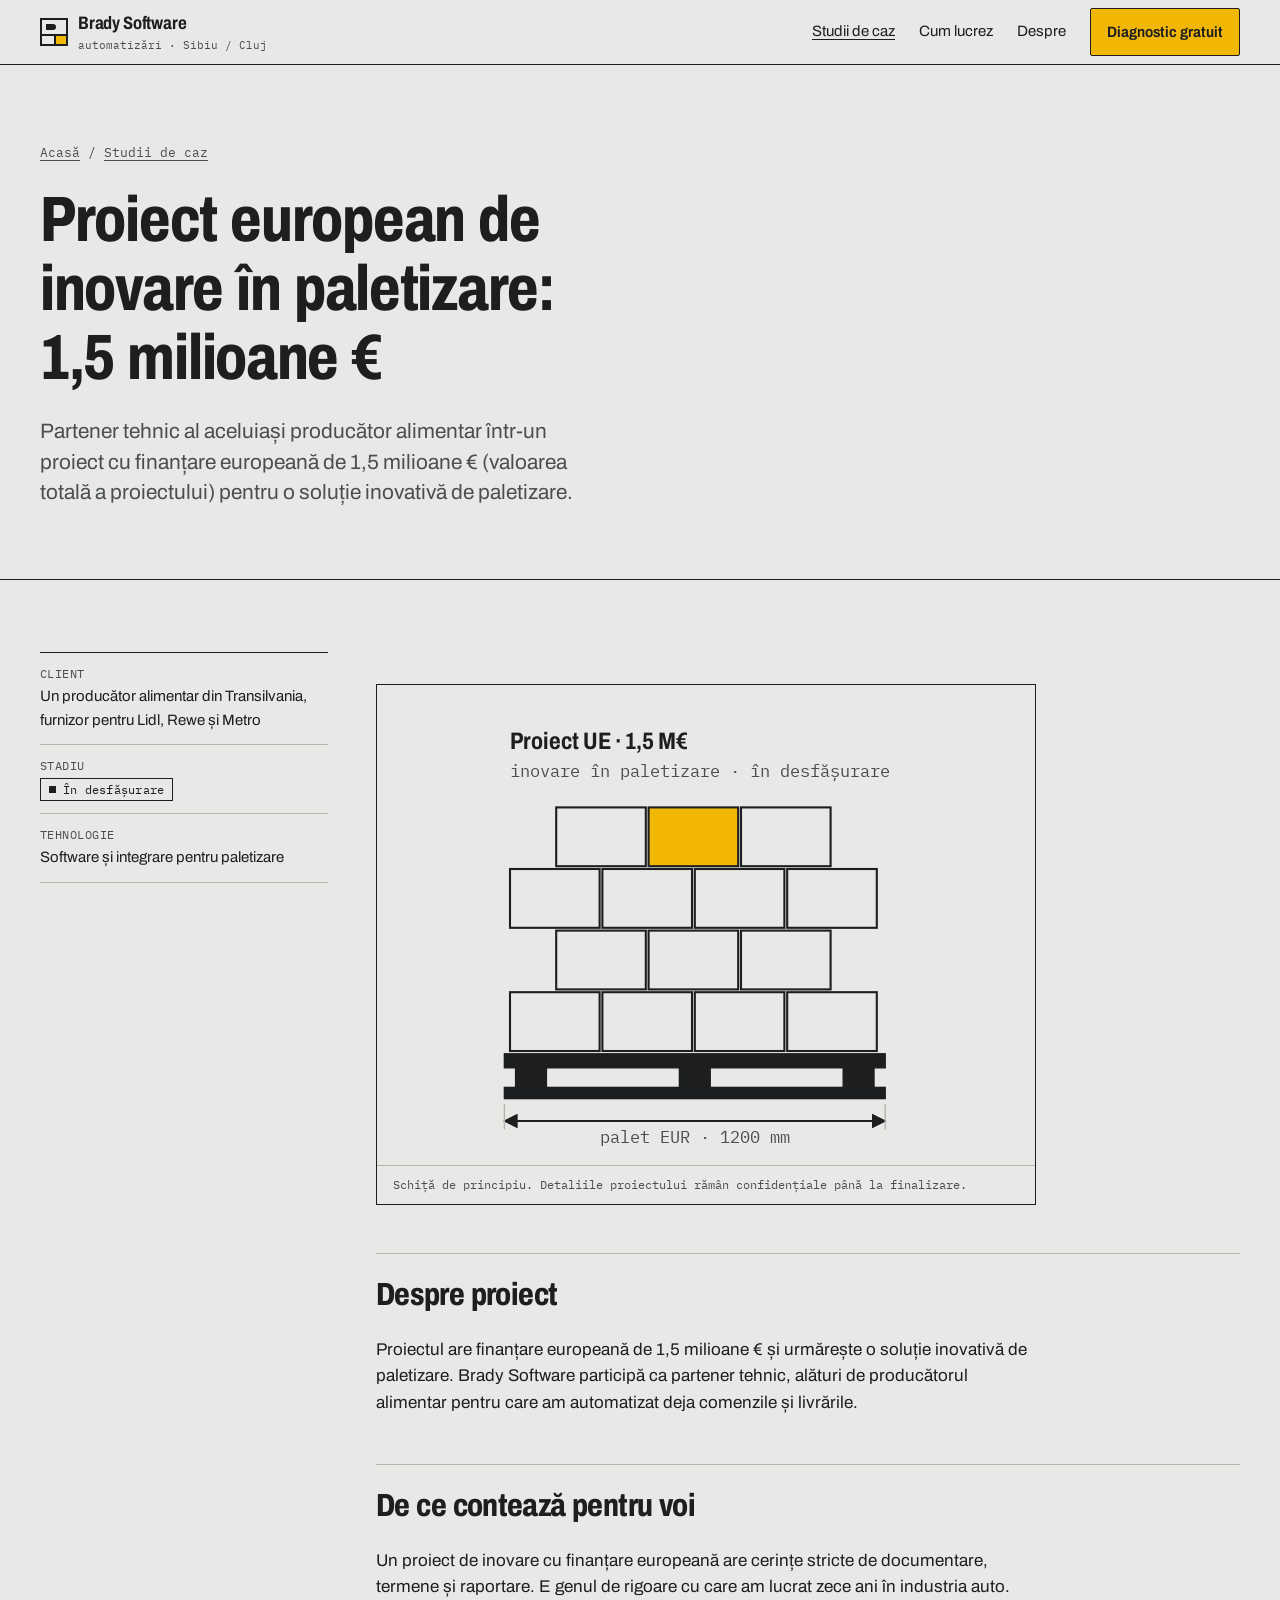
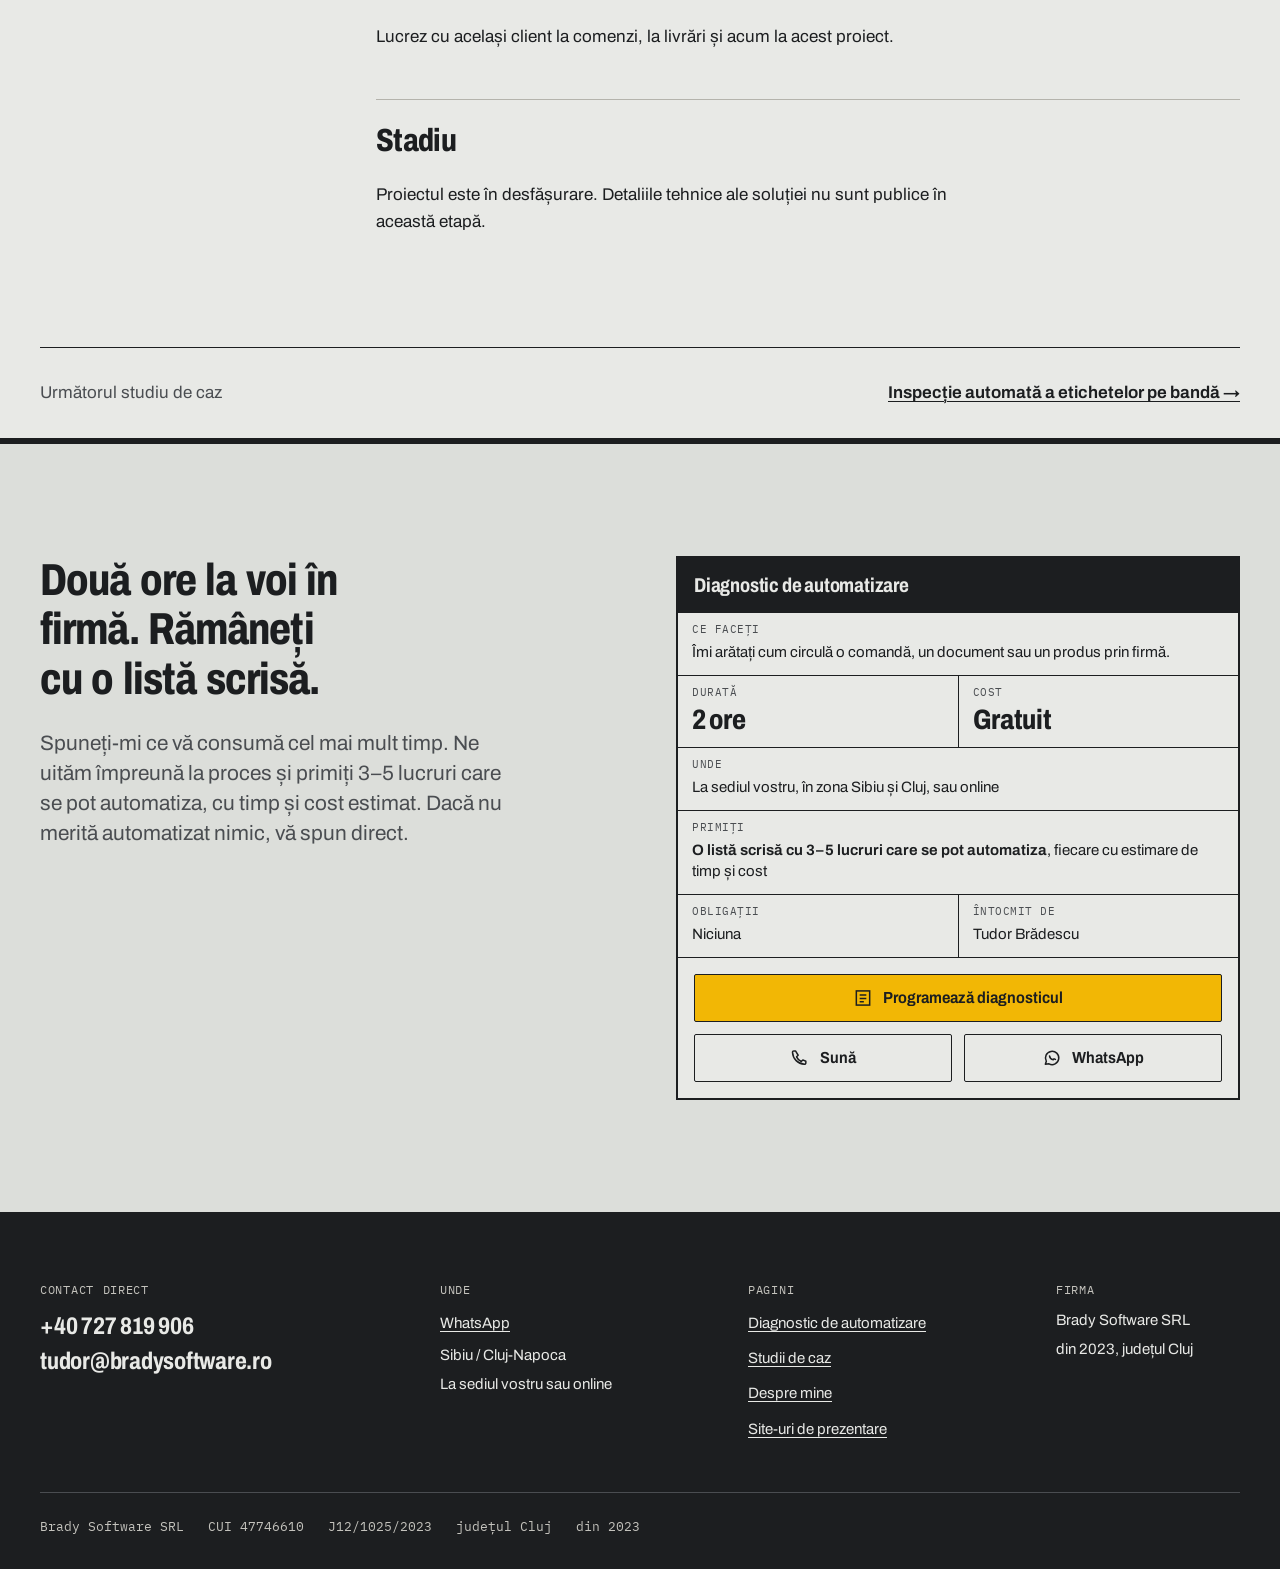
<file: studii-de-caz/proiect-european-paletizare/index.html>
<!doctype html>
<html lang="ro">
<head>
<meta charset="utf-8">
<meta name="viewport" content="width=device-width, initial-scale=1">
<title>Proiect european de inovare în paletizare: 1,5 milioane € · Brady Software</title>
<meta name="description" content="Brady Software este partener tehnic într-un proiect cu finanțare europeană de 1,5 milioane € pentru o soluție inovativă de paletizare, alături de un producător alimentar.">
<meta name="google-site-verification" content="6ZUqol2t58WAzZCmuZWz_igj--zonNAEHLZI6_IPWWA">
<meta name="theme-color" content="#E8E9E6">
<link rel="canonical" href="https://bradysoftware.ro/studii-de-caz/proiect-european-paletizare/">
<link rel="icon" href="/favicon.svg" type="image/svg+xml">
<link rel="preload" href="/assets/fonts/archivo-ro.woff2" as="font" type="font/woff2" crossorigin>
<link rel="stylesheet" href="/assets/css/site.css">
<meta property="og:type" content="article">
<meta property="og:locale" content="ro_RO">
<meta property="og:site_name" content="Brady Software">
<meta property="og:title" content="Proiect european de inovare în paletizare: 1,5 milioane € · Brady Software">
<meta property="og:description" content="Brady Software este partener tehnic într-un proiect cu finanțare europeană de 1,5 milioane € pentru o soluție inovativă de paletizare, alături de un producător alimentar.">
<meta property="og:url" content="https://bradysoftware.ro/studii-de-caz/proiect-european-paletizare/">
<meta property="og:image" content="https://bradysoftware.ro/og-image.jpg">
<meta property="og:image:width" content="1200">
<meta property="og:image:height" content="630">
<meta property="og:image:alt" content="Brady Software: automatizări și AI pentru producție și distribuție. Diagnostic de automatizare gratuit.">
<meta name="twitter:card" content="summary_large_image">
</head>
<body>
<a class="skip" href="#continut">Sari la conținut</a>
<header class="site-head">
  <div class="wrap">
    <a class="brand" href="/" aria-label="Brady Software, pagina principală"><svg viewBox="0 0 28 28" aria-hidden="true"><rect x="1" y="1" width="26" height="26" fill="none" stroke="#1C1E20" stroke-width="2"/><path d="M1 17h26M15 17v10" stroke="#1C1E20" stroke-width="2"/><rect x="16" y="18" width="10" height="8" fill="#F2B705"/><path d="M6 6h7a3 3 0 0 1 0 6H6z" fill="#1C1E20"/></svg><span>Brady Software<small>automatizări · Sibiu / Cluj</small></span></a>
    <nav class="nav" aria-label="Principal">
      <a href="/studii-de-caz/" aria-current="page">Studii de caz</a>
      <a href="/#cum-lucrez" class="hide-sm">Cum lucrez</a>
      <a href="/despre/">Despre</a>
      <a class="btn btn-signal" href="/diagnostic/">Diagnostic gratuit</a>
    </nav>
  </div>
</header>
<main id="continut">

<header class="page-head">
  <div class="wrap">
    <p class="crumbs"><a href="/">Acasă</a> / <a href="/studii-de-caz/">Studii de caz</a></p>
    <h1>Proiect european de inovare în paletizare: 1,5 milioane €</h1>
    <p class="lead">Partener tehnic al aceluiași producător alimentar într-un proiect cu finanțare europeană de 1,5 milioane € (valoarea totală a proiectului) pentru o soluție inovativă de paletizare.</p>
  </div>
</header>
<div class="wrap article">
  <aside class="article-aside" aria-label="Fișa proiectului">
    <dl>
      <dt>Client</dt><dd>Un producător alimentar din Transilvania, furnizor pentru Lidl, Rewe și Metro</dd>
      <dt>Stadiu</dt><dd><span class="status live">În desfășurare</span></dd>
      <dt>Tehnologie</dt><dd>Software și integrare pentru paletizare</dd>
    </dl>
  </aside>
  <article class="prose">
    <figure class="fig"><svg class="dg" viewBox="0 0 400 320" role="img" aria-labelledby="t-proi">
  <title id="t-proi">Desen schematic al unui palet cu baxuri așezate în straturi, cu cote, pentru proiectul european de inovare în paletizare.</title>
  <defs>
  <marker id="ah-proi" viewBox="0 0 10 10" refX="9" refY="5" markerWidth="7" markerHeight="7" orient="auto-start-reverse"><path d="M0 0L10 5L0 10z" class="arrow"/></marker>
  <pattern id="hz-proi" width="12" height="12" patternUnits="userSpaceOnUse" patternTransform="rotate(45)"><rect width="12" height="12" fill="#F2B705"/><rect width="6" height="12" fill="#1C1E20"/></pattern>
</defs>
  <rect class="box" x="60" y="208" width="64" height="42"/><rect class="box" x="126" y="208" width="64" height="42"/><rect class="box" x="192" y="208" width="64" height="42"/><rect class="box" x="258" y="208" width="64" height="42"/><rect class="box" x="93" y="164" width="64" height="42"/><rect class="box" x="159" y="164" width="64" height="42"/><rect class="box" x="225" y="164" width="64" height="42"/><rect class="box" x="60" y="120" width="64" height="42"/><rect class="box" x="126" y="120" width="64" height="42"/><rect class="box" x="192" y="120" width="64" height="42"/><rect class="box" x="258" y="120" width="64" height="42"/><rect class="box" x="93" y="76" width="64" height="42"/><rect class="box-sig" x="159" y="76" width="64" height="42"/><rect class="box" x="225" y="76" width="64" height="42"/>
  <rect class="box-ink" x="56" y="252" width="272" height="10"/>
  <rect class="box-ink" x="64" y="262" width="22" height="14"/><rect class="box-ink" x="181" y="262" width="22" height="14"/><rect class="box-ink" x="298" y="262" width="22" height="14"/>
  <rect class="box-ink" x="56" y="276" width="272" height="8"/>
  <path class="wire" d="M56 300H328" marker-start="url(#ah-proi)" marker-end="url(#ah-proi)"/>
  <path class="thin" d="M56 288v18M328 288v18"/>
  <text class="t-sm" x="192" y="316" text-anchor="middle">palet EUR · 1200 mm</text>
  <text class="t-lg" x="60" y="34">Proiect UE · 1,5 M€</text>
  <text class="t-sm" x="60" y="54">inovare în paletizare · în desfășurare</text>
</svg><figcaption>Schiță de principiu. Detaliile proiectului rămân confidențiale până la finalizare.</figcaption></figure>
    
<h2>Despre proiect</h2>
<p>Proiectul are finanțare europeană de 1,5 milioane € și urmărește o soluție inovativă de paletizare. Brady Software participă ca partener tehnic, alături de producătorul alimentar pentru care am automatizat deja comenzile și livrările.</p>
<h2>De ce contează pentru voi</h2>
<p>Un proiect de inovare cu finanțare europeană are cerințe stricte de documentare, termene și raportare. E genul de rigoare cu care am lucrat zece ani în industria auto.</p>
<p>Lucrez cu același client la comenzi, la livrări și acum la acest proiect.</p>
<h2>Stadiu</h2>
<p>Proiectul este în desfășurare. Detaliile tehnice ale soluției nu sunt publice în această etapă.</p>
  </article>
</div>
<div class="wrap"><nav class="next-case" aria-label="Următorul studiu de caz"><span class="muted">Următorul studiu de caz</span><a href="/studii-de-caz/inspectie-etichete-banda/">Inspecție automată a etichetelor pe bandă →</a></nav></div>
<section class="section cta-final" aria-labelledby="cta-final-h">
  <div class="wrap grid">
    <div>
      <h2 id="cta-final-h">Două ore la voi în firmă. Rămâneți cu o listă scrisă.</h2>
      <p class="lead">Spuneți-mi ce vă consumă cel mai mult timp. Ne uităm împreună la proces și primiți 3–5 lucruri care se pot automatiza, cu timp și cost estimat. Dacă nu merită automatizat nimic, vă spun direct.</p>
    </div>
    <section class="tblock" aria-label="Fișa diagnosticului de automatizare">
    <div class="tblock-title"><strong>Diagnostic de automatizare</strong></div>
    <dl>
      <div class="c-wide"><dt>Ce faceți</dt><dd>Îmi arătați cum circulă o comandă, un document sau un produs prin firmă.</dd></div>
      <div><dt>Durată</dt><dd class="tb-big">2 ore</dd></div>
      <div><dt>Cost</dt><dd class="tb-big">Gratuit</dd></div>
      <div class="c-wide"><dt>Unde</dt><dd>La sediul vostru, în zona Sibiu și Cluj, sau online</dd></div>
      <div class="c-wide"><dt>Primiți</dt><dd><strong>O listă scrisă cu 3–5 lucruri care se pot automatiza</strong>, fiecare cu estimare de timp și cost</dd></div>
      <div><dt>Obligații</dt><dd>Niciuna</dd></div>
      <div><dt>Întocmit de</dt><dd>Tudor Brădescu</dd></div>
    </dl>
    <div class="tblock-foot"><div class="btn-row">
        <a class="btn btn-signal" href="/diagnostic/"><svg viewBox="0 0 24 24" aria-hidden="true" fill="none" stroke="currentColor" stroke-width="1.8"><rect x="4" y="3.5" width="16" height="17"/><path d="M8 8.5h8M8 12.5h8M8 16.5h5"/></svg>Programează diagnosticul</a>
        <a class="btn btn-line" href="tel:+40727819906"><svg viewBox="0 0 24 24" aria-hidden="true" fill="none" stroke="currentColor" stroke-width="1.8" stroke-linejoin="round"><path d="M6.6 3.5h-2a1.6 1.6 0 0 0-1.6 1.7c.6 8 6.3 13.7 14.3 14.3a1.6 1.6 0 0 0 1.7-1.6v-2l-3.6-1.6-1.9 1.9a11 11 0 0 1-5.6-5.6l1.9-1.9z"/></svg>Sună</a>
        <a class="btn btn-line" href="https://wa.me/40727819906?text=Bun%C4%83%20ziua%2C%20a%C8%99%20vrea%20un%20Diagnostic%20de%20automatizare."><svg viewBox="0 0 24 24" aria-hidden="true" fill="none" stroke="currentColor" stroke-width="1.8" stroke-linejoin="round"><path d="M4 19.5l1.2-3.6A8 8 0 1 1 8.4 19z"/><path d="M9 9.5c.3 2.4 2.1 4.2 4.5 4.6l1-1.1 1.6.7" stroke-linecap="round"/></svg>WhatsApp</a>
      </div></div>
  </section>
  </div>
</section>
</main>
<footer class="site-foot dark">
  <div class="wrap">
    <div class="foot-grid">
      <div class="foot-big">
        <h2>Contact direct</h2>
        <a href="tel:+40727819906">+40 727 819 906</a>
        <a href="mailto:tudor@bradysoftware.ro">tudor@bradysoftware.ro</a>
      </div>
      <div>
        <h2>Unde</h2>
        <ul>
          <li><a href="https://wa.me/40727819906?text=Bun%C4%83%20ziua%2C%20a%C8%99%20vrea%20un%20Diagnostic%20de%20automatizare.">WhatsApp</a></li>
          <li>Sibiu / Cluj-Napoca</li>
          <li>La sediul vostru sau online</li>
        </ul>
      </div>
      <div>
        <h2>Pagini</h2>
        <ul>
          <li><a href="/diagnostic/">Diagnostic de automatizare</a></li>
          <li><a href="/studii-de-caz/">Studii de caz</a></li>
          <li><a href="/despre/">Despre mine</a></li>
          <li><a href="/site-uri/">Site-uri de prezentare</a></li>
        </ul>
      </div>
      <div>
        <h2>Firma</h2>
        <ul>
          <li>Brady Software SRL</li>
          <li>din 2023, județul Cluj</li>
        </ul>
      </div>
    </div>
    <p class="foot-legal"><span>Brady Software SRL</span><span>CUI 47746610</span><span>J12/1025/2023</span><span>județul Cluj</span><span>din 2023</span></p>
  </div>
</footer>
<script src="/assets/js/site.js" defer></script>
</body>
</html>
</file>
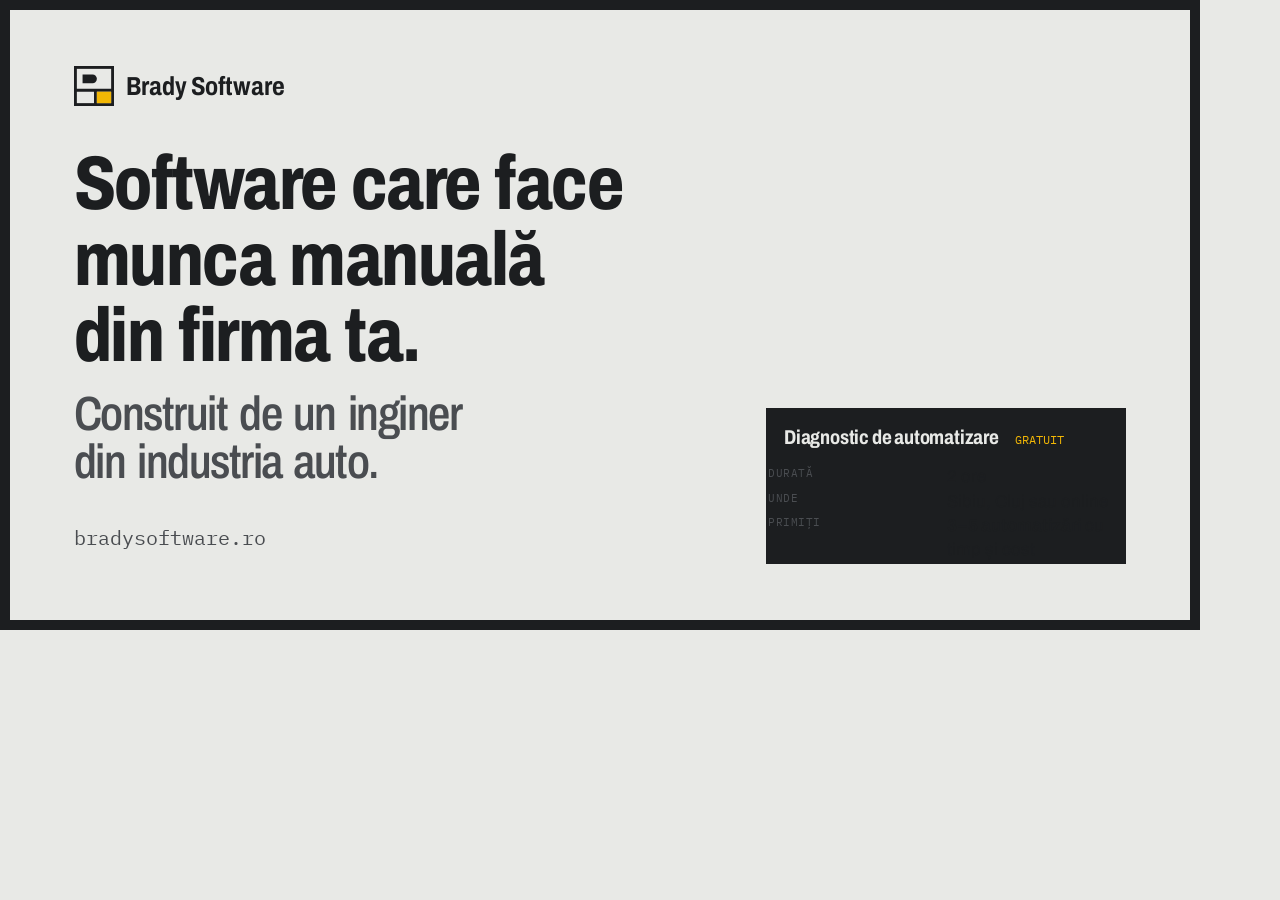
<file: _src/og/og.html>
<!doctype html><html lang="ro"><head><meta charset="utf-8"><link rel="stylesheet" href="/assets/css/site.css">
<style>
body{width:1200px;height:630px;margin:0;overflow:hidden}
.og{box-sizing:border-box;width:1200px;height:630px;padding:56px 64px;display:grid;grid-template-columns:1fr 360px;gap:48px;border:10px solid #1C1E20}
.og h1{font-size:76px;max-width:none;line-height:1}
.og h1 span{display:block;color:#4A4D51;font-weight:560;font-size:48px;margin-top:16px}
.og .b{display:flex;gap:12px;align-items:center;font-weight:700;font-stretch:80%;font-size:26px;margin-bottom:40px}
.og .b svg{width:40px;height:40px}
.og .tblock{align-self:end;font-size:17px}
.og .url{font-family:var(--mono);font-size:20px;margin-top:36px;color:#4A4D51}
</style></head><body><div class="og"><div>
<div class="b"><svg viewBox="0 0 28 28"><rect x="1" y="1" width="26" height="26" fill="none" stroke="#1C1E20" stroke-width="2"/><path d="M1 17h26M15 17v10" stroke="#1C1E20" stroke-width="2"/><rect x="16" y="18" width="10" height="8" fill="#F2B705"/><path d="M6 6h7a3 3 0 0 1 0 6H6z" fill="#1C1E20"/></svg>Brady Software</div>
<h1>Software care face munca manuală din firma ta.<span>Construit de un inginer din industria auto.</span></h1>
<div class="url">bradysoftware.ro</div></div>
<div class="tblock"><div class="tblock-title"><strong>Diagnostic de automatizare</strong><span>GRATUIT</span></div><dl><dt>Durată</dt><dd>2 ore</dd><dt>Unde</dt><dd>Sibiu, Cluj sau online</dd><dt>Primiți</dt><dd><strong>3–5 automatizări</strong> cu timp și cost</dd></dl></div>
</div></body></html>
</file>
<file: assets/css/site.css>
/* bradysoftware.ro — fișa tehnică. Tokeni și reguli: DESIGN.md */

@font-face {
  font-family: "Archivo";
  src: url("../fonts/archivo-ro.woff2") format("woff2");
  font-weight: 400 800;
  font-stretch: 75% 100%;
  font-display: swap;
}
@font-face {
  font-family: "Plex Mono";
  src: url("../fonts/ibm-plex-mono-latin-400-normal.woff2") format("woff2");
  font-weight: 400;
  font-display: swap;
  unicode-range: U+0000-00FF, U+2000-206F, U+20AC, U+2192;
}
@font-face {
  font-family: "Plex Mono";
  src: url("../fonts/ibm-plex-mono-latin-ext-400-normal.woff2") format("woff2");
  font-weight: 400;
  font-display: swap;
  unicode-range: U+0100-02FF;
}
@font-face {
  font-family: "Plex Mono";
  src: url("../fonts/ibm-plex-mono-latin-500-normal.woff2") format("woff2");
  font-weight: 500;
  font-display: swap;
  unicode-range: U+0000-00FF, U+2000-206F, U+20AC, U+2192;
}
@font-face {
  font-family: "Plex Mono";
  src: url("../fonts/ibm-plex-mono-latin-ext-500-normal.woff2") format("woff2");
  font-weight: 500;
  font-display: swap;
  unicode-range: U+0100-02FF;
}

:root {
  --paper: #E8E9E6;
  --paper-2: #DCDEDA;
  --ink: #1C1E20;
  --ink-2: #4A4D51;
  --rule: #B4B3AC;
  --signal: #F2B705;
  --on-signal: #1C1E20;

  --sans: "Archivo", "Helvetica Neue", sans-serif;
  --mono: "Plex Mono", ui-monospace, "Cascadia Mono", Consolas, monospace;

  --gutter: 20px;
  --wrap: 1200px;
  --s1: 8px; --s2: 12px; --s3: 16px; --s4: 24px; --s5: 32px; --s6: 48px; --s7: 72px; --s8: 112px;

  color-scheme: light;
}
@media (min-width: 720px) { :root { --gutter: 40px; } }

*, *::before, *::after { box-sizing: border-box; }
html { -webkit-text-size-adjust: 100%; text-size-adjust: 100%; scroll-padding-top: 24px; }
body {
  margin: 0;
  background: var(--paper);
  color: var(--ink);
  font-family: var(--sans);
  font-size: 1.0625rem;
  line-height: 1.55;
  font-stretch: 100%;
  font-kerning: normal;
  text-rendering: optimizeLegibility;
}
::selection { background: var(--signal); color: var(--on-signal); }
img, svg { display: block; max-width: 100%; height: auto; }
a { color: inherit; text-decoration-thickness: 1px; text-underline-offset: 0.2em; }
a:hover { text-decoration-thickness: 2px; }
:focus-visible { outline: 3px solid var(--ink); outline-offset: 3px; box-shadow: 0 0 0 6px var(--signal); }
.dark :focus-visible { outline-color: var(--signal); box-shadow: none; }

h1, h2, h3 {
  font-stretch: 78%;
  font-weight: 760;
  letter-spacing: -0.02em;
  line-height: 1.04;
  margin: 0;
  text-wrap: balance;
  word-spacing: 0.07em;
}
h1 { font-size: clamp(2.6rem, 1.7rem + 3.6vw, 4.25rem); }
h2 { font-size: clamp(1.9rem, 1.3rem + 2.4vw, 2.8rem); }
h3 { font-size: clamp(1.25rem, 1.1rem + 0.6vw, 1.5rem); line-height: 1.2; letter-spacing: -0.01em; }
p { margin: 0 0 1em; max-width: 66ch; text-wrap: pretty; }
p:last-child { margin-bottom: 0; }
.lead { font-size: clamp(1.125rem, 1rem + 0.5vw, 1.3rem); line-height: 1.45; color: var(--ink-2); max-width: 40ch; }
.mono { font-family: var(--mono); font-size: 0.875em; letter-spacing: 0; }
.muted { color: var(--ink-2); }

.skip { position: absolute; left: -9999px; top: 0; background: var(--signal); padding: 12px 16px; z-index: 10; }
.skip:focus { left: 8px; top: 8px; }

.wrap { max-width: calc(var(--wrap) + 2 * var(--gutter)); margin: 0 auto; padding: 0 var(--gutter); }

/* ---------- antet ---------- */
.site-head { border-bottom: 1px solid var(--ink); background: var(--paper); }
.site-head .wrap { display: flex; align-items: center; gap: var(--s4); min-height: 64px; flex-wrap: wrap; }
.brand { display: flex; align-items: center; gap: 10px; text-decoration: none; font-weight: 700; font-stretch: 80%; font-size: 1.125rem; letter-spacing: -0.01em; margin-right: auto; }
.brand svg { width: 28px; height: 28px; flex: none; }
.brand small { display: block; font-family: var(--mono); font-weight: 400; font-size: 0.6875rem; font-stretch: 100%; color: var(--ink-2); letter-spacing: 0; }
.nav { display: flex; gap: var(--s4); align-items: center; }
.nav a { text-decoration: none; font-size: 0.9375rem; padding: 10px 0; }
.nav a:hover, .nav a[aria-current="page"] { text-decoration: underline; }
.nav .btn { padding: 10px 16px; }
.nav .btn, .nav .btn:hover, .nav .btn[aria-current] { text-decoration: none; }
@media (max-width: 719px) {
  .site-head .wrap { gap: 0 var(--s3); padding-top: 8px; }
  .nav { width: 100%; justify-content: space-between; border-top: 1px solid var(--rule); margin-top: 8px; gap: var(--s2); }
  .nav a { font-size: 0.875rem; padding: 12px 0; }
  .nav .btn { order: 9; padding: 8px 12px; }
}

/* ---------- butoane ---------- */
.btn {
  display: inline-flex; align-items: center; justify-content: center; gap: 10px;
  min-height: 48px; padding: 12px 20px;
  font: inherit; font-weight: 650; font-stretch: 90%; font-size: 1rem; line-height: 1.2;
  text-decoration: none; cursor: pointer;
  border: 1.5px solid var(--ink); border-radius: 2px;
  background: transparent; color: var(--ink);
  transition: background-color .15s ease-out, color .15s ease-out;
}
.btn svg { width: 20px; height: 20px; flex: none; }
.btn-signal { background: var(--signal); color: var(--on-signal); border-color: var(--ink); }
.btn-signal:hover { background: var(--ink); color: var(--paper); }
.btn-line:hover { background: var(--ink); color: var(--paper); }
.dark .btn { border-color: var(--paper); color: var(--paper); }
.dark .btn-signal { color: var(--on-signal); border-color: var(--signal); }
.dark .btn-signal:hover { background: var(--paper); border-color: var(--paper); color: var(--ink); }
.dark .btn-line:hover { background: var(--paper); color: var(--ink); }
.btn-row { display: flex; flex-wrap: wrap; gap: var(--s2); }
@media (max-width: 479px) { .btn-row .btn { flex: 1 1 100%; } }

/* ---------- secțiuni ---------- */
.section { padding: var(--s7) 0; border-top: 1px solid var(--ink); }
.section:first-child { border-top: 0; }
@media (min-width: 960px) { .section { padding: var(--s8) 0; } }
.section-head { display: grid; gap: var(--s3); margin-bottom: var(--s6); }
@media (min-width: 960px) {
  .section-head { grid-template-columns: 5fr 7fr; gap: var(--s4); align-items: end; }
  .section-head p { justify-self: start; }
}
.dark { background: var(--ink); color: var(--paper); }
.dark .muted, .dark .lead { color: #C4C3BD; }
.dark a { color: var(--paper); }

/* ---------- hero ---------- */
.hero { padding: var(--s6) 0 var(--s7); }
@media (min-width: 960px) {
  .hero { padding: var(--s7) 0 var(--s8); }
  .hero-grid { display: grid; grid-template-columns: 7fr 5fr; gap: var(--s6); align-items: start; }
}
.hero h1 { margin-bottom: var(--s4); max-width: 15ch; }
.hero h1 .sub { display: block; color: var(--ink-2); font-weight: 560; margin-top: 0.12em; }
.hero .lead { margin-bottom: var(--s5); }
.hero-grid > .tblock { margin-top: var(--s6); }
@media (min-width: 960px) { .hero-grid > .tblock { margin-top: 10px; } }

/* ---------- indicator (cartuș) ---------- */
.tblock { border: 1.5px solid var(--ink); background: var(--paper-2); font-size: 0.9375rem; }
.tblock-title { display: flex; justify-content: space-between; align-items: baseline; gap: var(--s3); padding: 14px 16px; border-bottom: 1.5px solid var(--ink); background: var(--ink); color: var(--paper); }
.tblock-title strong { font-stretch: 80%; font-weight: 720; font-size: 1.25rem; letter-spacing: -0.01em; line-height: 1.3; }
.tblock-title span { font-family: var(--mono); font-size: 0.75rem; color: var(--signal); white-space: nowrap; }
.tblock dl { margin: 0; display: grid; grid-template-columns: minmax(84px, 30%) 1fr; }
.tblock dt, .tblock dd { margin: 0; padding: 11px 16px; border-bottom: 1px solid var(--rule); }
.tblock dt { font-family: var(--mono); font-size: 0.75rem; text-transform: uppercase; letter-spacing: 0.04em; color: var(--ink-2); border-right: 1px solid var(--rule); padding-top: 14px; }
.tblock dd { line-height: 1.4; }
.tblock dd strong { font-weight: 650; }
.tblock-foot { padding: 16px; display: grid; gap: var(--s2); }
.tblock-foot .btn { width: 100%; }
.tblock-foot .btn-row .btn { flex: 1 1 140px; width: auto; }
.tblock-foot .btn-row .btn-signal { flex-basis: 100%; }
.tblock.on-dark { color: var(--ink); }
.tblock.on-dark a { color: var(--ink); }
.tblock.on-dark .btn-signal { border-color: var(--ink); color: var(--on-signal); }
.tblock.on-dark .btn-signal:hover { background: var(--ink); color: var(--paper); }
.tblock.on-dark .btn-line { border-color: var(--ink); color: var(--ink); }
.tblock.on-dark .btn-line:hover { background: var(--ink); color: var(--paper); }

/* ---------- bandă de dovezi ---------- */
.proof { border-top: 1px solid var(--ink); border-bottom: 1px solid var(--ink); }
.proof ul { list-style: none; margin: 0; padding: 0; display: grid; }
.proof li { padding: 20px 0; border-bottom: 1px solid var(--rule); display: grid; gap: 4px; }
.proof li:last-child { border-bottom: 0; }
.proof b { font-stretch: 80%; font-weight: 720; font-size: 1.3rem; line-height: 1.3; letter-spacing: -0.01em; }
.proof span { color: var(--ink-2); font-size: 0.9375rem; }
@media (min-width: 960px) {
  .proof ul { grid-template-columns: repeat(3, 1fr); }
  .proof li { border-bottom: 0; border-left: 1px solid var(--rule); padding: 24px 24px; }
  .proof li:first-child { border-left: 0; padding-left: 0; }
}

/* ---------- probleme (listă tabelară) ---------- */
.problems { list-style: none; margin: 0; padding: 0; border-top: 1px solid var(--ink); }
.problems li { display: grid; gap: var(--s2); padding: var(--s4) 0; border-bottom: 1px solid var(--rule); }
.problems q { quotes: "„" "”"; font-stretch: 85%; font-weight: 650; font-size: clamp(1.2rem, 1.05rem + 0.6vw, 1.45rem); line-height: 1.32; letter-spacing: -0.01em; }
.problems p { color: var(--ink-2); }
.problems .tag { font-family: var(--mono); font-size: 0.75rem; color: var(--ink-2); text-transform: uppercase; letter-spacing: 0.04em; }
@media (min-width: 960px) {
  .problems li { grid-template-columns: 6fr 5fr 3fr; gap: var(--s5); align-items: baseline; }
  .problems .tag { text-align: right; }
}

/* ---------- studii de caz ---------- */
.cases { display: grid; gap: 0; border-top: 1px solid var(--ink); }
.case { display: grid; gap: var(--s4); padding: var(--s6) 0; border-bottom: 1px solid var(--rule); }
.case:last-child { border-bottom: 0; padding-bottom: 0; }
.case h3 { font-size: clamp(1.5rem, 1.2rem + 1.2vw, 2.1rem); max-width: 20ch; }
.case h3 a { text-decoration: none; }
.case h3 a:hover { text-decoration: underline; text-decoration-thickness: 2px; }
.case .status { display: inline-block; margin-bottom: var(--s2); }
.case-body p { color: var(--ink-2); }
.case-body .more { display: inline-block; margin-top: var(--s3); font-weight: 650; }
@media (min-width: 960px) {
  .case { grid-template-columns: 6fr 6fr; gap: var(--s7); align-items: center; }
  .case.flip .case-fig { order: -1; }
}
.status { font-family: var(--mono); font-size: 0.75rem; letter-spacing: 0.02em; padding: 3px 8px; border: 1px solid currentColor; white-space: nowrap; }
.status.live::before { content: ""; display: inline-block; width: 7px; height: 7px; background: var(--ink); margin-right: 7px; vertical-align: 1px; }
.status.dev { background: var(--signal); border-color: var(--ink); }

.fig { border: 1px solid var(--ink); background: var(--paper); padding: var(--s3); }
.fig figcaption { font-family: var(--mono); font-size: 0.75rem; color: var(--ink-2); border-top: 1px solid var(--rule); margin: var(--s3) calc(-1 * var(--s3)) calc(-1 * var(--s3)); padding: 10px var(--s3); }
.fig svg { width: 100%; height: auto; max-width: 460px; margin: 0 auto; }
figure { margin: 0; }

/* diagrame SVG */
.dg text { font-family: var(--mono); font-size: 13px; fill: var(--ink); }
.dg .t-sm { font-size: 12px; fill: var(--ink-2); }
.dg .t-lg { font-family: var(--sans); font-stretch: 80%; font-weight: 700; font-size: 17px; }
.dg .box { fill: var(--paper); stroke: var(--ink); stroke-width: 1.5; }
.dg .box-2 { fill: var(--paper-2); stroke: var(--ink); stroke-width: 1.5; }
.dg .box-ink { fill: var(--ink); stroke: var(--ink); }
.dg .box-sig { fill: var(--signal); stroke: var(--ink); stroke-width: 1.5; }
.dg .t-inv { fill: var(--paper); }
.dg .wire { fill: none; stroke: var(--ink); stroke-width: 1.5; }
.dg .flow { fill: none; stroke: var(--ink); stroke-width: 2; stroke-dasharray: 6 6; animation: flow 1.6s linear infinite; }
.dg .flow-sig { stroke: var(--signal); }
.dg .thin { fill: none; stroke: var(--rule); stroke-width: 1; }
.dg .arrow { fill: var(--ink); }
@keyframes flow { to { stroke-dashoffset: -24; } }
@media (prefers-reduced-motion: reduce) {
  .dg .flow { animation: none; }
  * { transition: none !important; scroll-behavior: auto !important; }
}

/* ---------- proces ---------- */
.steps { list-style: none; margin: 0; padding: 0; counter-reset: step; display: grid; border-top: 1px solid var(--ink); }
.steps li { counter-increment: step; padding: var(--s4) 0; border-bottom: 1px solid var(--rule); display: grid; grid-template-columns: 48px 1fr; gap: 0 var(--s3); }
.steps li::before { content: counter(step); grid-row: span 2; font-family: var(--mono); font-weight: 500; font-size: 0.875rem; width: 36px; height: 36px; display: grid; place-items: center; border: 1.5px solid var(--ink); }
.steps li:first-child::before { background: var(--signal); }
.steps h3 { margin-bottom: 6px; }
.steps p { color: var(--ink-2); font-size: 1rem; }
@media (min-width: 960px) {
  .steps { grid-template-columns: repeat(4, 1fr); border-top: 0; }
  .steps li { grid-template-columns: 1fr; align-content: start; border-bottom: 0; border-top: 1.5px solid var(--ink); padding: var(--s4) var(--s4) 0 0; position: relative; }
  .steps li::before { grid-row: auto; margin-bottom: var(--s3); margin-top: -43px; background: var(--paper); }
  .steps li:first-child::before { background: var(--signal); }
}

/* ---------- cine sunt ---------- */
.who { display: grid; gap: var(--s6); }
@media (min-width: 960px) { .who { grid-template-columns: 7fr 5fr; gap: var(--s7); } }
.who h2 { margin-bottom: var(--s4); }
.facts { margin: 0; border-top: 1px solid currentColor; }
.facts > div { display: grid; grid-template-columns: 7.5rem 1fr; gap: var(--s3); padding: 14px 0; border-bottom: 1px solid #4A4D51; align-items: baseline; }
.facts dt { font-family: var(--mono); font-size: 1.375rem; font-weight: 500; color: var(--signal); line-height: 1.1; }
.facts dd { margin: 0; }
.timeline { list-style: none; margin: 0; padding: 0; }
.timeline li { display: grid; grid-template-columns: 6.5rem 1fr; gap: var(--s3); padding: 12px 0; border-bottom: 1px solid var(--rule); }
.dark .timeline li { border-color: #4A4D51; }
.timeline .yr { font-family: var(--mono); font-size: 0.875rem; color: var(--ink-2); padding-top: 2px; }
.dark .timeline .yr { color: #C4C3BD; }

/* ---------- CTA final ---------- */
.cta-final .grid { display: grid; gap: var(--s6); }
@media (min-width: 960px) { .cta-final .grid { grid-template-columns: 6fr 6fr; gap: var(--s7); align-items: start; } }
.cta-final { background: var(--signal); color: var(--ink); border-top: 1.5px solid var(--ink); }
.cta-final .lead { color: var(--ink); }
.cta-final .tblock { background: var(--paper); }
.cta-final h2 { margin-bottom: var(--s4); max-width: 16ch; }

/* ---------- pagini de articol (studii de caz, despre) ---------- */
.page-head { padding: var(--s6) 0 var(--s6); border-bottom: 1px solid var(--ink); }
@media (min-width: 960px) { .page-head { padding: var(--s7) 0; } }
.page-head h1 { max-width: 18ch; font-size: clamp(2.2rem, 1.5rem + 3.2vw, 4rem); margin-top: var(--s3); }
.page-head .lead { margin-top: var(--s4); max-width: 46ch; }
.crumbs { font-family: var(--mono); font-size: 0.8125rem; color: var(--ink-2); }
.crumbs a { color: var(--ink-2); }
.meta-row { display: flex; flex-wrap: wrap; gap: var(--s2); align-items: center; margin-top: var(--s4); }

.article { display: grid; gap: var(--s6); padding-block: var(--s6) var(--s7); }
@media (min-width: 960px) { .article { grid-template-columns: 3fr 9fr; gap: var(--s6); padding-block: var(--s7) var(--s8); } }
.article-aside { font-size: 0.9375rem; }
@media (min-width: 960px) { .article-aside { position: sticky; top: 24px; align-self: start; } }
.article-aside dl { margin: 0; border-top: 1.5px solid var(--ink); }
.article-aside dt { font-family: var(--mono); font-size: 0.75rem; text-transform: uppercase; letter-spacing: 0.04em; color: var(--ink-2); padding-top: 12px; }
.article-aside dd { margin: 2px 0 0; padding-bottom: 12px; border-bottom: 1px solid var(--rule); }
.prose > * + * { margin-top: var(--s4); }
.prose h2 { font-size: clamp(1.5rem, 1.2rem + 1.2vw, 2rem); margin-top: var(--s6); padding-top: var(--s4); border-top: 1px solid var(--rule); }
.prose h2:first-child { margin-top: 0; padding-top: 0; border-top: 0; }
.prose p, .prose li { max-width: 66ch; }
.prose ul { padding-left: 1.2em; }
.prose li + li { margin-top: 8px; }
.prose li::marker { color: var(--ink-2); }
.prose .fig { margin: var(--s5) 0; }
.prose blockquote { margin: var(--s5) 0; padding: var(--s4) 0; border-top: 1.5px solid var(--ink); border-bottom: 1.5px solid var(--ink); font-stretch: 85%; font-weight: 650; font-size: clamp(1.3rem, 1.1rem + 0.8vw, 1.7rem); line-height: 1.3; letter-spacing: -0.01em; max-width: 30ch; }
.next-case { border-top: 1px solid var(--ink); padding: var(--s5) 0; display: flex; flex-wrap: wrap; justify-content: space-between; gap: var(--s3); }
.next-case a { font-weight: 650; }

/* ---------- diagnostic ---------- */
.dx-hero { padding: var(--s5) 0 var(--s6); }
.dx-hero h1 { font-size: clamp(2.3rem, 1.5rem + 3.6vw, 4.2rem); max-width: 13ch; margin-bottom: var(--s3); }
.dx-hero .lead { margin-bottom: var(--s4); }
@media (min-width: 960px) {
  .dx-hero { padding: var(--s7) 0; }
  .dx-grid { display: grid; grid-template-columns: 6fr 6fr; gap: var(--s7); align-items: start; }
}
.dx-grid > .tblock { margin-top: var(--s5); }
@media (min-width: 960px) { .dx-grid > .tblock { margin-top: 0; } }
.quick { display: grid; grid-template-columns: 1fr 1fr; gap: var(--s2); }
.quick .btn { width: 100%; }
.quick .btn-signal { grid-column: 1 / -1; }

.form { display: grid; gap: var(--s4); }
.field { display: grid; gap: 6px; }
.field label { font-weight: 600; font-size: 0.9375rem; }
.field .hint { font-size: 0.875rem; color: var(--ink-2); font-weight: 400; }
.field input, .field textarea {
  font: inherit; font-size: 1.0625rem; color: var(--ink);
  background: #F7F6F2; border: 1.5px solid var(--ink); border-radius: 2px;
  padding: 12px 14px; min-height: 50px; width: 100%;
}
.field textarea { min-height: 120px; resize: vertical; line-height: 1.45; }
.field input::placeholder, .field textarea::placeholder { color: #6A6C6F; }
.field input:focus-visible, .field textarea:focus-visible { outline: 3px solid var(--ink); outline-offset: 0; box-shadow: 0 0 0 6px var(--signal); }
.field input[aria-invalid="true"] { border-color: #A3260F; border-width: 2px; }
.field-error { color: #A3260F; font-size: 0.875rem; font-weight: 600; }
.form-status { padding: 14px 16px; border: 1.5px solid var(--ink); font-weight: 600; }
.form-status[hidden] { display: none; }
.form-status.ok { background: var(--signal); }
.form-status.err { background: #F7F6F2; border-color: #A3260F; color: #7E1D0B; }
.form .btn[disabled] { opacity: .6; cursor: progress; }
.small { font-size: 0.875rem; color: var(--ink-2); }

.split { display: grid; gap: var(--s6); }
@media (min-width: 960px) { .split { grid-template-columns: 5fr 7fr; gap: var(--s7); } }

/* ---------- site-uri ---------- */
.shots { display: grid; gap: var(--s6); }
.shot { display: grid; gap: var(--s4); padding-bottom: var(--s6); border-bottom: 1px solid var(--rule); }
.shot:last-child { border-bottom: 0; }
.shot img { border: 1px solid var(--ink); width: 100%; height: auto; background: var(--paper-2); }
@media (min-width: 960px) { .shot { grid-template-columns: 7fr 5fr; gap: var(--s6); align-items: start; } }

/* ---------- subsol ---------- */
.site-foot { background: var(--ink); color: var(--paper); padding: var(--s7) 0 var(--s5); font-size: 0.9375rem; }
.site-foot a { color: var(--paper); }
.foot-grid { display: grid; gap: var(--s5); }
@media (min-width: 720px) { .foot-grid { grid-template-columns: repeat(2, 1fr); } }
@media (min-width: 960px) { .foot-grid { grid-template-columns: 4fr 3fr 3fr 2fr; } }
.foot-grid h2 { font-size: 0.75rem; font-family: var(--mono); font-weight: 400; text-transform: uppercase; letter-spacing: 0.06em; color: #C4C3BD; margin-bottom: var(--s2); font-stretch: 100%; }
.foot-grid ul { list-style: none; margin: 0; padding: 0; display: grid; gap: 6px; }
.foot-grid a { display: inline-block; padding: 3px 0; }
.foot-big a { font-stretch: 80%; font-weight: 720; font-size: 1.5rem; letter-spacing: -0.01em; text-decoration: none; display: block; line-height: 1.2; }
.foot-big a:hover { text-decoration: underline; }
.foot-legal { max-width: none; margin-top: var(--s6); padding-top: var(--s4); border-top: 1px solid #4A4D51; font-family: var(--mono); font-size: 0.8125rem; color: #C4C3BD; display: flex; flex-wrap: wrap; gap: 6px var(--s4); }

.sr { position: absolute; width: 1px; height: 1px; overflow: hidden; clip-path: inset(50%); white-space: nowrap; }
@media (max-width: 719px) { .hide-sm { display: none; } }
.more-cases { margin-top: var(--s5); padding-top: var(--s4); border-top: 1px solid var(--ink); max-width: none; }
@media (min-width: 960px) { .steps-3 { grid-template-columns: repeat(3, 1fr); } }

/* ===== review 2026-11-03 ===== */
h1, h2, h3 { line-height: 1.08; }
.cta-final h2 { line-height: 1.1; }

/* indicator cu celule (ISO 7200) */
.tblock { border: 2px solid var(--ink); }
.tblock-title { justify-content: flex-start; }
.tblock dl { margin: 0; display: grid; grid-template-columns: 1fr 1fr; gap: 1px; background: var(--ink); border-bottom: 1px solid var(--ink); }
.tblock dl > div { background: var(--paper-2); padding: 8px 14px 12px; min-width: 0; }
.tblock dl > .c-wide { grid-column: 1 / -1; }
.tblock dt, .tblock dd { border: 0; padding: 0; }
.tblock dt { margin: 0 0 4px; font-size: 0.6875rem; letter-spacing: 0.05em; border-right: 0; padding-top: 0; }
.tblock dd { margin: 0; line-height: 1.4; }
.tblock .tb-big { font-stretch: 80%; font-weight: 760; font-size: 1.75rem; line-height: 1.05; letter-spacing: -0.01em; }
.tblock-foot { border-top: 0; }
.tblock:not(:has(.tblock-foot)) dl { border-bottom: 0; }

/* CTA final: hârtie adâncită, nu bandă galbenă */
.cta-final { background: var(--paper-2); color: var(--ink); border-top: 6px solid var(--ink); }
.cta-final .lead { color: var(--ink-2); }
.cta-final .tblock dl > div { background: var(--paper); }

/* o singură mișcare: fluxul comenzilor */
.dg .flow { animation: none; }
.dg .flow.live { animation: flow 1.6s linear infinite; }
@media (prefers-reduced-motion: reduce) { .dg .flow.live { animation: none; } }

/* diagrame lizibile pe telefon */
@media (max-width: 719px) {
  .fig { padding: 10px; }
  .fig figcaption { margin: 10px -10px -10px; padding: 10px; }
  .dg text { font-size: 14px; }
  .dg .t-sm { font-size: 13px; }
  .dg .t-lg { font-size: 18px; }
}
.article .fig { max-width: 66ch; }
.article .fig svg { max-width: 560px; }
@media (min-width: 960px) { .case { align-items: start; } .case-body { padding-top: var(--s4); } }

/* diagnostic */
.event-note { display: inline-block; font-family: var(--mono); font-size: 0.8125rem; background: var(--signal); border: 1.5px solid var(--ink); padding: 6px 10px; margin-bottom: var(--s3); max-width: none; }
.event-note[hidden] { display: none; }
.proof-mini { list-style: none; margin: var(--s4) 0 0; padding: 0; border-top: 1px solid var(--ink); font-size: 0.9375rem; }
.proof-mini li { padding: 10px 0 10px 20px; border-bottom: 1px solid var(--rule); position: relative; }
.proof-mini li::before { content: ""; position: absolute; left: 0; top: 18px; width: 8px; height: 8px; background: var(--ink); }
.dx-hero h1 { font-size: clamp(2.1rem, 1.4rem + 3.2vw, 4rem); max-width: 14ch; }
.faq { margin: 0; border-top: 1.5px solid var(--ink); }
.faq > div { padding: var(--s3) 0; border-bottom: 1px solid var(--rule); }
.faq dt { font-weight: 650; font-stretch: 90%; font-size: 1.125rem; }
.faq dd { margin: 6px 0 0; color: var(--ink-2); max-width: 60ch; }
.form-status:empty { display: none; }
.form-status:focus { outline: none; }
.problems p a { color: var(--ink); font-weight: 600; }

/* index studii de caz */
.case-index { list-style: none; margin: 0; padding: 0; border-top: 1.5px solid var(--ink); }
.case-index li { display: grid; gap: var(--s2); padding: var(--s5) 0; border-bottom: 1px solid var(--rule); justify-items: start; }
.case-index h2 { font-size: clamp(1.4rem, 1.2rem + 1vw, 1.9rem); max-width: 26ch; }
.case-index h2 a { text-decoration: none; }
.case-index h2 a:hover { text-decoration: underline; text-decoration-thickness: 2px; }
.case-index p { color: var(--ink-2); }
@media (min-width: 960px) { .case-index li { grid-template-columns: 3fr 9fr; column-gap: var(--s6); } .case-index li > .status { grid-row: span 2; justify-self: start; margin-top: 8px; } }

/* ținte de atingere în subsol și firimituri */
.crumbs a { display: inline-block; padding: 6px 0; }
</file>
